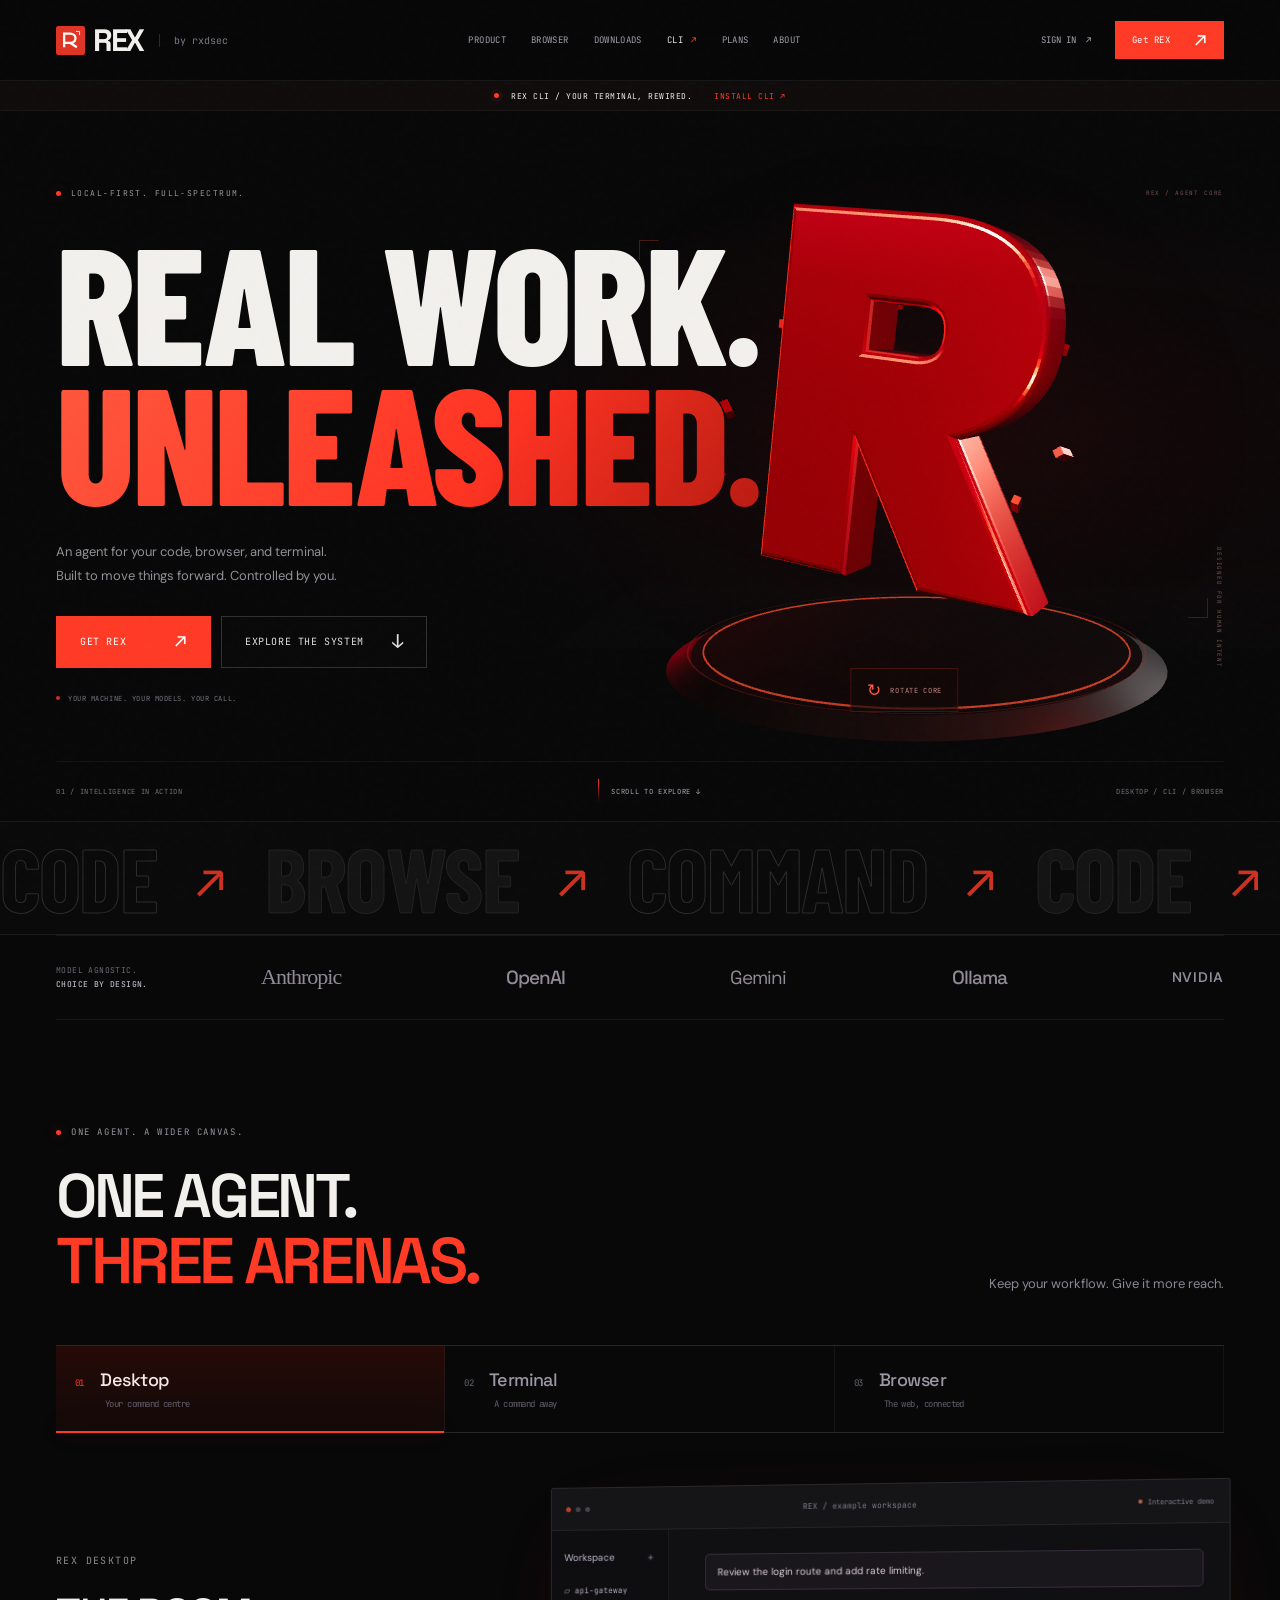
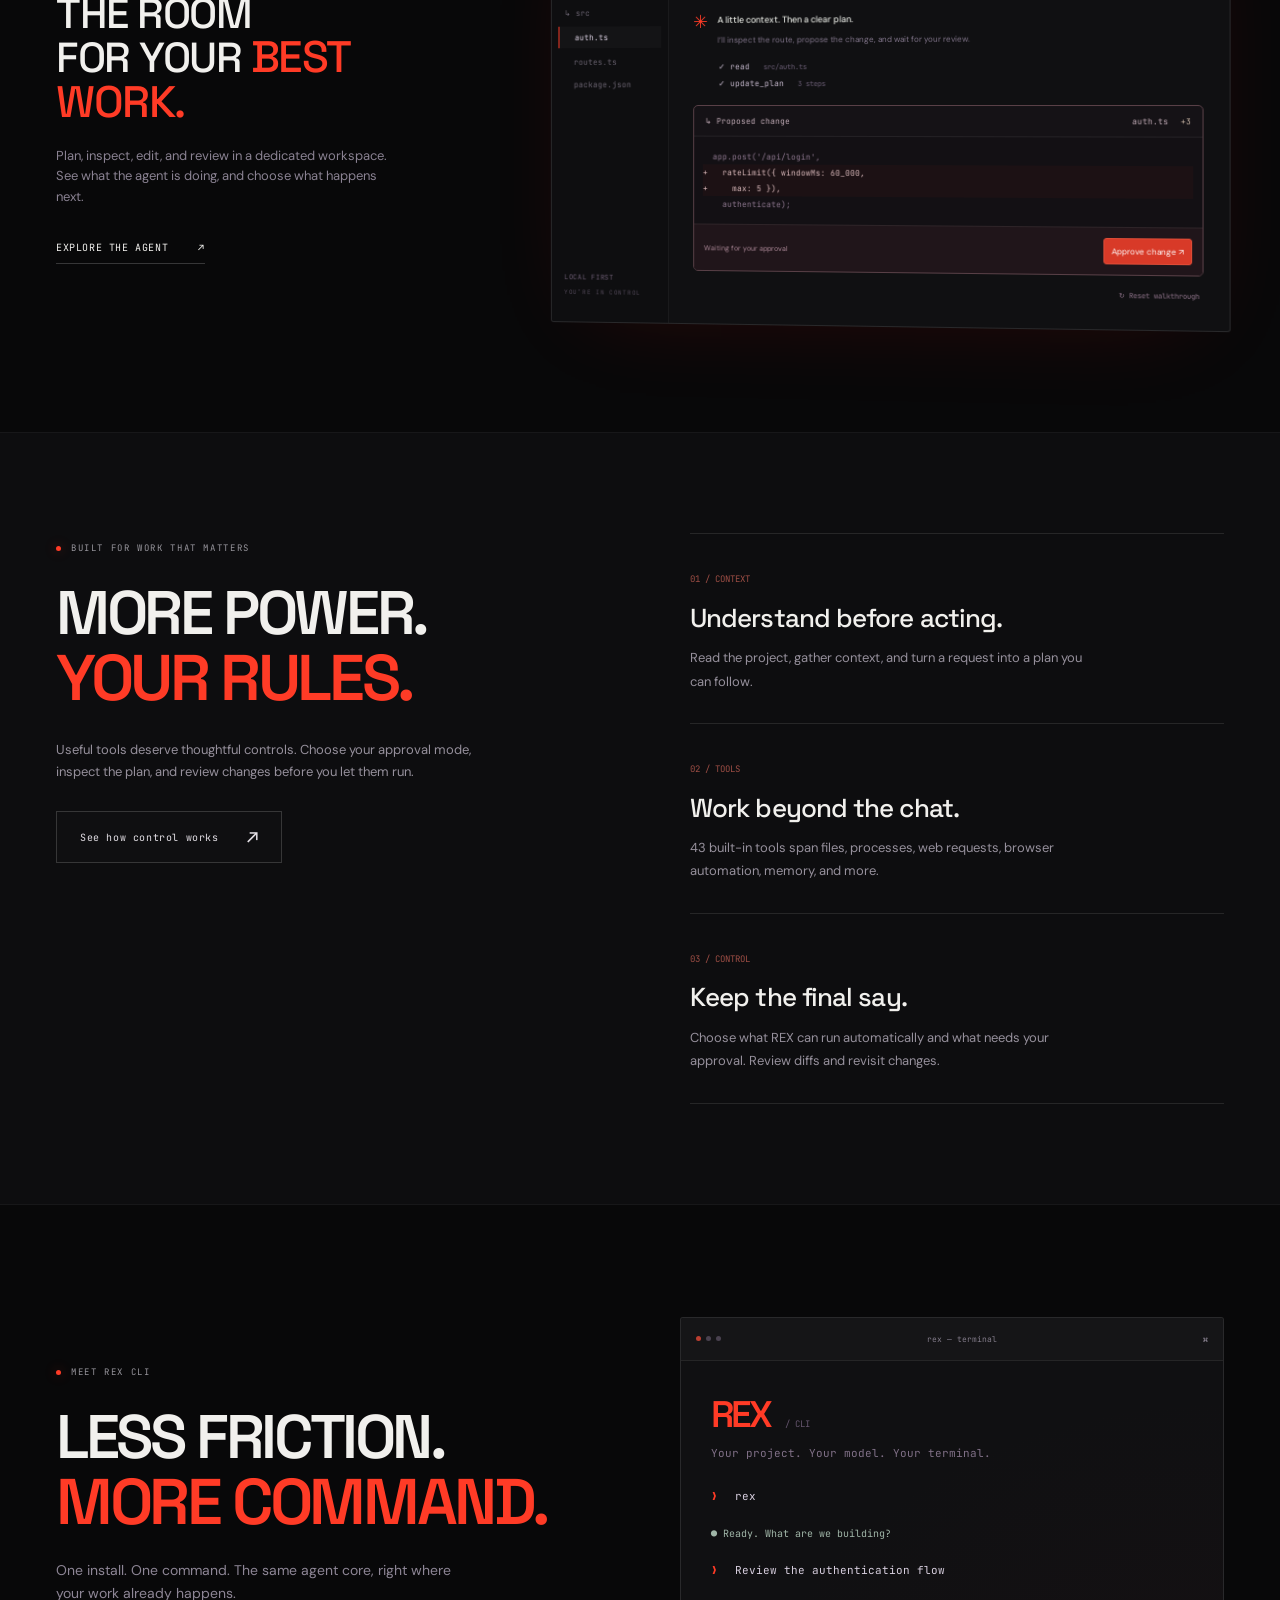
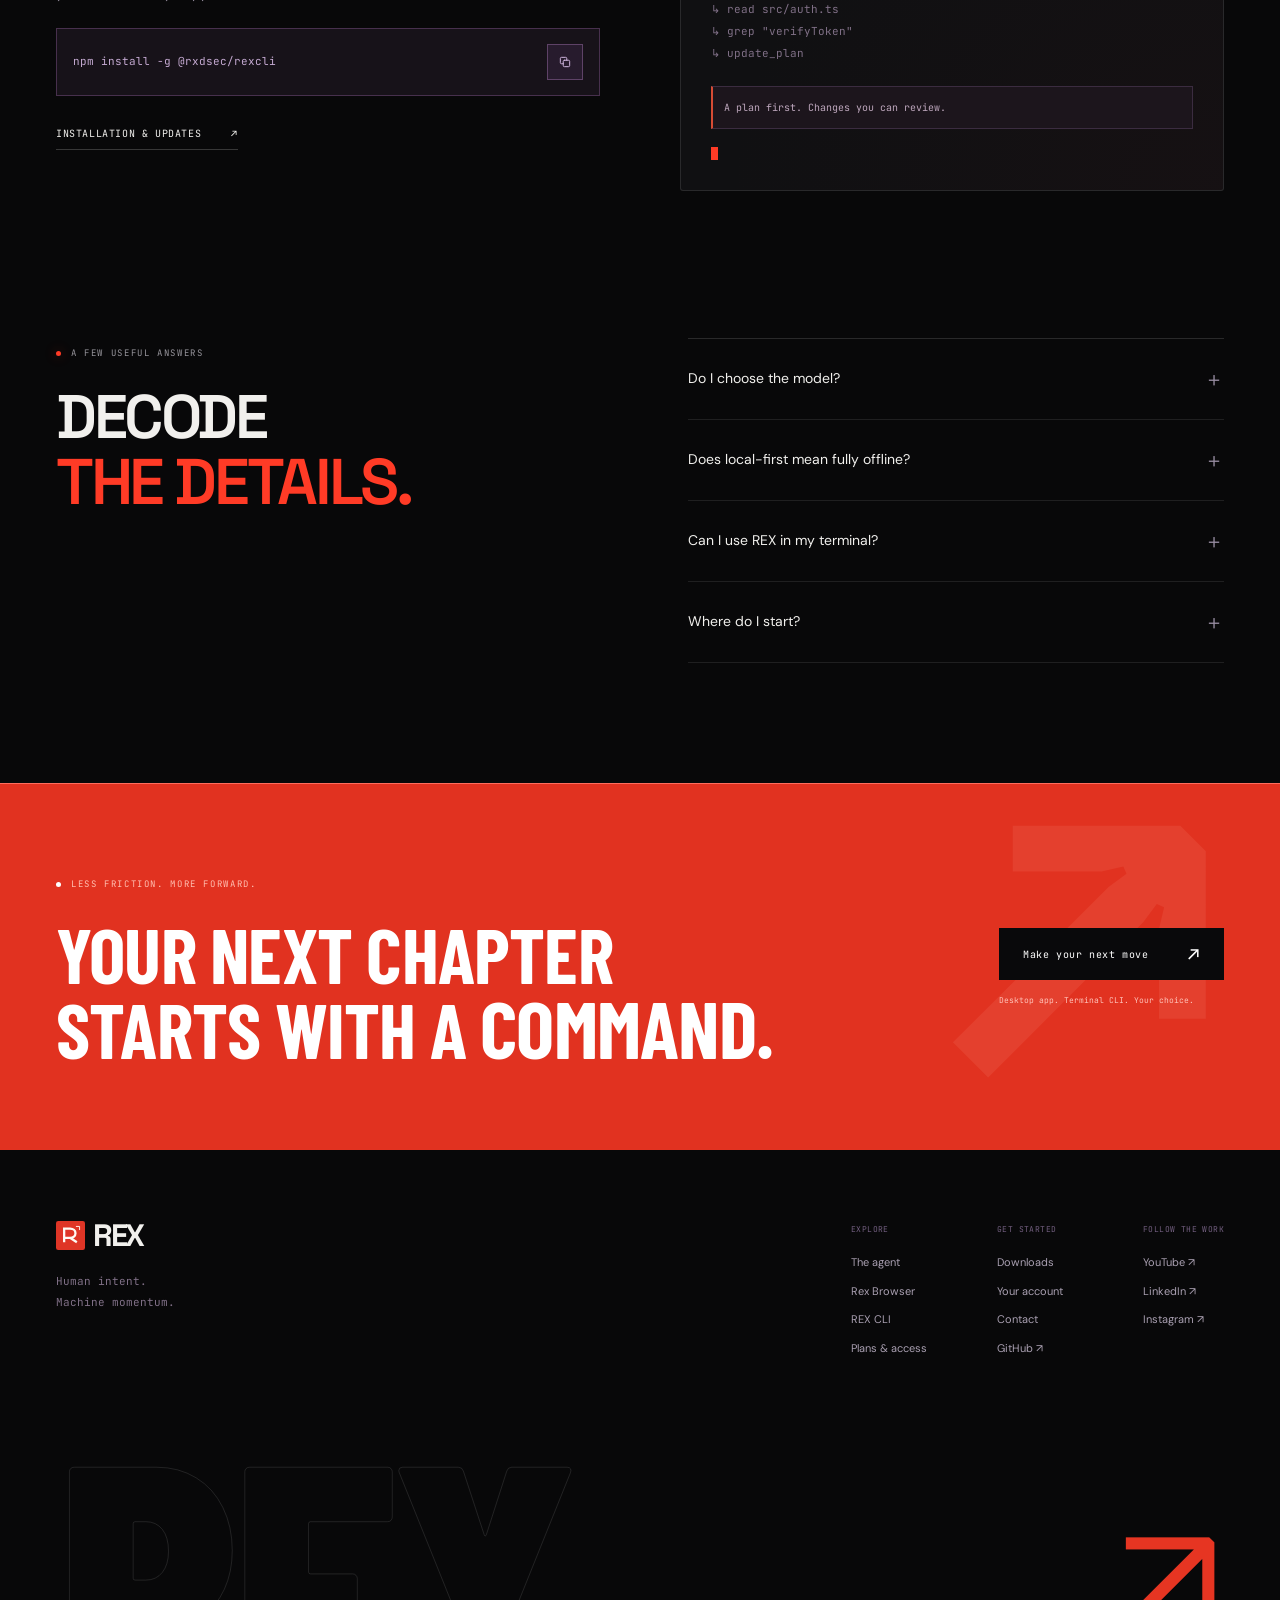
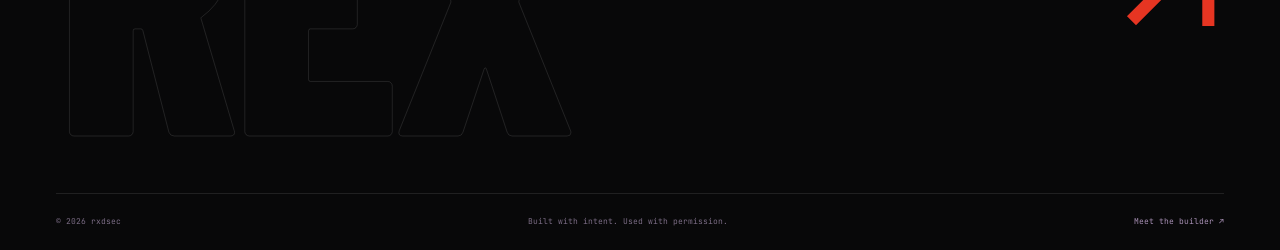
<file: index.html>
<!doctype html><html lang="en"><head><meta charset="utf-8"><meta name="viewport" content="width=device-width, initial-scale=1"><title>REX — Real work. Unleashed.</title><meta name="description" content="REX is a local-first AI agent for code, browser and terminal. Work with real tools, your choice of model, and permissions you control."><meta name="author" content="rxdsec"><meta name="theme-color" content="#070707"><meta property="og:type" content="website"><meta property="og:title" content="REX — Your ideas. In motion."><meta property="og:description" content="REX is a local-first AI agent for code, browser and terminal. Work with real tools, your choice of model, and permissions you control."><meta name="twitter:card" content="summary_large_image"><link rel="icon" href="assets/img/rex-mark-editorial.svg" type="image/svg+xml"><link rel="manifest" href="manifest.webmanifest"><link rel="preconnect" href="https://fonts.googleapis.com"><link rel="preconnect" href="https://fonts.gstatic.com" crossorigin><link href="https://fonts.googleapis.com/css2?family=DM+Sans:wght@400;500;600;700&family=Space+Grotesk:wght@400;500;600;700&family=Barlow+Condensed:wght@600;700;800&family=JetBrains+Mono:wght@400;500&display=swap" rel="stylesheet"><link rel="stylesheet" href="assets/css/studio.css"><link rel="stylesheet" href="assets/css/cinema.css"><script type="importmap">{"imports":{"three":"./assets/vendor/three/three.module.min.js","three/addons/":"./assets/vendor/three/examples/jsm/"}}</script></head><body class="cinematic" data-page="index"><script src="assets/js/icons.js"></script><a class="skip-link" href="#main">Skip to content</a><nav class="site-nav" aria-label="Main navigation"><div class="site-wrap nav-inner"><a class="brand" href="index.html" aria-label="REX home"><img src="assets/img/rex-mark-editorial.svg" alt="" width="29" height="29"><strong>REX</strong><span>by rxdsec</span></a><div class="site-links" id="site-links"><a href="rex.html" >Product</a><a href="rex-browser.html" >Browser</a><a href="downloads.html" >Downloads</a><a href="downloads.html#cli" class="nav-cli-link">CLI <span aria-hidden="true">↗</span></a><a href="pricing.html" >Plans</a><a href="about.html" >About</a></div><div class="nav-actions"><a class="login-link" href="account.html" data-auth-cta><span data-auth-label>Sign in</span><span aria-hidden="true">↗</span></a><a class="button button-small button-dark nav-get" href="downloads.html">Get REX <span aria-hidden="true">↗</span></a><button class="menu-toggle" type="button" aria-label="Open menu" aria-expanded="false" aria-controls="site-links"><span></span><span></span></button></div></div></nav><main id="main">
<div class="announcement"><a href="downloads.html#cli"><span class="live-dot"></span> REX CLI / YOUR TERMINAL, REWIRED. <span>INSTALL CLI ↗</span></a></div>
<header class="cinema-hero"><div class="hero-horizon" aria-hidden="true"></div><div class="site-wrap cinema-hero-grid"><div class="cinema-copy"><span class="kicker"><i></i> LOCAL-FIRST. FULL-SPECTRUM.</span><h1>REAL WORK.<br><span>UNLEASHED.</span></h1><p>An agent for your code, browser, and terminal.<br>Built to move things forward. Controlled by you.</p><div class="hero-buttons"><a class="button button-red" href="downloads.html">GET REX <span aria-hidden="true">↗</span></a><a class="button button-outline" href="#interface">EXPLORE THE SYSTEM <span aria-hidden="true">↓</span></a></div><div class="hero-signature"><span class="signal-dot"></span> YOUR MACHINE. YOUR MODELS. YOUR CALL.</div></div><div class="core-visual core-home" data-core-visual="home" ><div class="core-grid" aria-hidden="true"></div><img class="core-fallback" src="assets/img/rex-core-fallback.svg" alt="" aria-hidden="true"><canvas class="core-canvas" aria-hidden="true"></canvas><div class="core-reticle reticle-a" aria-hidden="true"></div><div class="core-reticle reticle-b" aria-hidden="true"></div><span class="core-coord coord-top">REX / AGENT CORE</span><span class="core-coord coord-bottom">DESIGNED FOR HUMAN INTENT</span><button class="core-interact" type="button" data-rotate-core aria-label="Rotate the 3D REX sculpture"><span>↻</span> ROTATE CORE</button></div></div><div class="hero-bottom site-wrap"><span>01 / INTELLIGENCE IN ACTION</span><a href="#interface"><i></i> SCROLL TO EXPLORE ↓</a><span>DESKTOP / CLI / BROWSER</span></div></header><div class="kinetic-strip" aria-label="Code, browse, command"><div aria-hidden="true"><span>CODE</span><b>↗</b><span>BROWSE</span><b>↗</b><span>COMMAND</span><b>↗</b><span>CODE</span><b>↗</b><span>BROWSE</span><b>↗</b><span>COMMAND</span><b>↗</b></div></div>
<section class="provider-strip site-wrap" aria-label="Supported model providers"><p>MODEL AGNOSTIC.<br><b>CHOICE BY DESIGN.</b></p><div><span>Anthropic</span><span class="provider-openai">OpenAI</span><span>Gemini</span><span>Ollama</span><span>NVIDIA</span></div></section>
<section class="editorial-section site-wrap" id="interface"><div class="section-heading"><span class="kicker"><i></i>One agent. A wider canvas.</span><h2 data-reveal>ONE AGENT.<br><em>THREE ARENAS.</em></h2><p>Keep your workflow. Give it more reach.</p></div><div class="product-selector" role="tablist" aria-label="Explore REX"><button type="button" role="tab" aria-selected="true" aria-controls="product-desktop" id="tab-desktop" data-product="desktop"><span>01</span> Desktop <small>Your command centre</small></button><button type="button" role="tab" aria-selected="false" aria-controls="product-terminal" id="tab-terminal" data-product="terminal" tabindex="-1"><span>02</span> Terminal <small>A command away</small></button><button type="button" role="tab" aria-selected="false" aria-controls="product-browser" id="tab-browser" data-product="browser" tabindex="-1"><span>03</span> Browser <small>The web, connected</small></button></div><div class="product-stage"><div id="product-desktop" class="product-panel" role="tabpanel" aria-labelledby="tab-desktop"><div><span class="tiny-label">REX DESKTOP</span><h3>The room<br>for your <em>best work.</em></h3><p>Plan, inspect, edit, and review in a dedicated workspace. See what the agent is doing, and choose what happens next.</p><a class="text-link" href="rex.html">Explore the agent <span aria-hidden="true">↗</span></a></div><div class="workspace-window"><div class="window-top"><span class="window-dots"><i></i><i></i><i></i></span><span>REX / example workspace</span><span class="window-live"><i></i> Interactive demo</span></div><div class="workspace-body"><aside class="workspace-sidebar"><b>Workspace <span>＋</span></b><span class="sidebar-project">▱ api-gateway</span><span>↳ src</span><span class="selected-file"> &nbsp; auth.ts</span><span> &nbsp; routes.ts</span><span> &nbsp; package.json</span><div class="sidebar-bottom">LOCAL FIRST<br><small>YOU’RE IN CONTROL</small></div></aside><div class="workspace-main"><div class="demo-user">Review the login route and add rate limiting.</div><div class="demo-response"><span class="agent-symbol">✳</span><div><b>A little context. Then a clear plan.</b><p>I’ll inspect the route, propose the change, and wait for your review.</p></div></div><div class="demo-tools"><span>✓ read <small>src/auth.ts</small></span><span>✓ update_plan <small>3 steps</small></span></div><div class="change-card"><div class="change-heading"><span>↳ Proposed change</span><span>auth.ts <b>+3</b></span></div><code><span class="code-muted">  app.post('/api/login',</span><span class="code-add">+ &nbsp; rateLimit({ windowMs: 60_000,</span><span class="code-add">+ &nbsp; &nbsp; max: 5 }),</span><span class="code-muted">  &nbsp; authenticate);</span></code><div class="change-footer"><span data-demo-status>Waiting for your approval</span><button type="button" data-demo-approve>Approve change ↗</button></div></div><button class="demo-reset" type="button" data-demo-reset>↻ Reset walkthrough</button></div></div></div></div><div id="product-terminal" class="product-panel" role="tabpanel" aria-labelledby="tab-terminal" hidden><div><span class="tiny-label">REX CLI</span><h3>Less switching.<br><em>More doing.</em></h3><p>The REX agent inside the terminal you already use. Live steering, editable queues, real tools, and update controls.</p><a class="text-link" href="downloads.html#cli">Install the CLI <span aria-hidden="true">↗</span></a></div><div class="terminal-screen"><div class="window-top"><span class="window-dots"><i></i><i></i><i></i></span><span>rex — terminal</span><span>⌘</span></div><div class="terminal-content"><span class="terminal-brand">REX<span> / CLI</span></span><p class="muted-code">Your project. Your model. Your terminal.</p><div class="terminal-line"><span>❯</span> rex</div><p class="code-green">● Ready. What are we building?</p><div class="terminal-line"><span>❯</span> Review the authentication flow</div><p class="muted-code">↳ read src/auth.ts<br>↳ grep "verifyToken"<br>↳ update_plan</p><div class="terminal-note">A plan first. Changes you can review.</div><span class="terminal-cursor" aria-hidden="true"></span></div></div></div><div id="product-browser" class="product-panel" role="tabpanel" aria-labelledby="tab-browser" hidden><div><span class="tiny-label">REX BROWSER</span><h3>Follow your<br><em>curiosity.</em></h3><p>An agent alongside the page. Read, research, navigate, and act with context from the web.</p><a class="text-link" href="rex-browser.html">Meet Rex Browser <span aria-hidden="true">↗</span></a></div><div class="browser-screen"><div class="window-top"><span class="window-dots"><i></i><i></i><i></i></span><span class="address-bar">⌕ &nbsp; Your workspace on the web</span><span>＋</span></div><div class="browser-body"><div class="browser-document"><span class="tiny-label">EXAMPLE PAGE</span><h3>Research.<br>Without the<br><em>tab overload.</em></h3><div class="article-line"></div><div class="article-line short"></div><div class="document-block"><span>01</span> Read the page<br><span>02</span> Follow the details<br><span>03</span> Bring it together</div></div><aside class="browser-agent"><b><svg class="icon" width="19" height="19" aria-hidden="true"><use href="#i-sparkle"/></svg> REX</b><p>Find the key points on this page.</p><div class="browser-tool">✓ browser_snapshot</div><div class="browser-tool">✓ web_fetch</div><p class="agent-answer">Here’s the useful part.<br><small>Context from the page, tools for the next step.</small></p><span class="browser-input">Ask REX… &nbsp; ↑</span></aside></div></div></div></div></section>
<section class="intent-section" id="safety"><div class="site-wrap intent-grid"><div><span class="kicker"><i></i>Built for work that matters</span><h2 data-reveal>MORE POWER.<br><em>YOUR RULES.</em></h2><p class="large-copy">Useful tools deserve thoughtful controls. Choose your approval mode, inspect the plan, and review changes before you let them run.</p><a class="button button-outline" href="rex.html#control">See how control works<span aria-hidden="true">↗</span></a></div><div class="principle-list"><article data-reveal><span>01 / CONTEXT</span><h3>Understand before acting.</h3><p>Read the project, gather context, and turn a request into a plan you can follow.</p></article><article data-reveal><span>02 / TOOLS</span><h3>Work beyond the chat.</h3><p>43 built-in tools span files, processes, web requests, browser automation, memory, and more.</p></article><article data-reveal><span>03 / CONTROL</span><h3>Keep the final say.</h3><p>Choose what REX can run automatically and what needs your approval. Review diffs and revisit changes.</p></article></div></div></section>
<section class="terminal-section site-wrap" id="terminal"><div class="terminal-intro"><span class="kicker"><i></i>Meet REX CLI</span><h2 data-reveal>LESS FRICTION.<br><em>MORE COMMAND.</em></h2><p>One install. One command. The same agent core, right where your work already happens.</p><div class="install-command"><code>npm install -g @rxdsec/rexcli</code><button type="button" data-copy-command="npm install -g @rxdsec/rexcli" aria-label="Copy CLI install command"><svg class="icon" width="19" height="19" aria-hidden="true"><use href="#i-copy"/></svg></button></div><a class="text-link" href="downloads.html#cli">Installation & updates <span aria-hidden="true">↗</span></a></div><div class="terminal-screen"><div class="window-top"><span class="window-dots"><i></i><i></i><i></i></span><span>rex — terminal</span><span>⌘</span></div><div class="terminal-content"><span class="terminal-brand">REX<span> / CLI</span></span><p class="muted-code">Your project. Your model. Your terminal.</p><div class="terminal-line"><span>❯</span> rex</div><p class="code-green">● Ready. What are we building?</p><div class="terminal-line"><span>❯</span> Review the authentication flow</div><p class="muted-code">↳ read src/auth.ts<br>↳ grep "verifyToken"<br>↳ update_plan</p><div class="terminal-note">A plan first. Changes you can review.</div><span class="terminal-cursor" aria-hidden="true"></span></div></div></section>
<section class="faq-section site-wrap"><div><span class="kicker"><i></i>A few useful answers</span><h2>DECODE<br><em>THE DETAILS.</em></h2></div><div class="faq-list"><details><summary>Do I choose the model?<span>＋</span></summary><p>Yes. REX supports cloud providers, local runtimes such as Ollama, and custom OpenAI-compatible endpoints. Configure your provider in the agent.</p></details><details><summary>Does local-first mean fully offline?<span>＋</span></summary><p>Your workspace and execution live on your machine. Cloud models and web tools still need a network connection. Local models can keep inference on your own hardware.</p></details><details><summary>Can I use REX in my terminal?<span>＋</span></summary><p>Yes. Install <code>@rxdsec/rexcli</code> globally with npm and start it with <code>rex</code>. The CLI includes browser tools, queue controls, and automatic updates from version 0.3.11.</p></details><details><summary>Where do I start?<span>＋</span></summary><p>Visit Downloads for the desktop builds or the CLI install command, then connect your model provider. Account access and plan details are explained on the Plans page.</p></details></div></section><section class="closing"><div class="site-wrap closing-inner"><div><span class="kicker"><i></i>Less friction. More forward.</span><h2>Your next chapter<br>starts with a <em>command.</em></h2></div><div><a class="button button-light" href="downloads.html">Make your next move<span aria-hidden="true">↗</span></a><p>Desktop app. Terminal CLI. Your choice.</p></div></div></section></main><footer class="site-footer"><div class="site-wrap"><div class="footer-top"><div><a class="brand" href="index.html"><img src="assets/img/rex-mark-editorial.svg" alt="" width="29" height="29"><strong>REX</strong></a><p>Human intent.<br>Machine momentum.</p></div><div class="footer-links"><div><h3>Explore</h3><a href="rex.html">The agent</a><a href="rex-browser.html">Rex Browser</a><a href="downloads.html#cli">REX CLI</a><a href="pricing.html">Plans & access</a></div><div><h3>Get started</h3><a href="downloads.html">Downloads</a><a href="account.html">Your account</a><a href="about.html#contact">Contact</a><a href="https://github.com/rxdsec634" target="_blank" rel="noopener">GitHub ↗</a></div><div><h3>Follow the work</h3><a href="https://www.youtube.com/@RXDSEC" target="_blank" rel="noopener">YouTube ↗</a><a href="https://www.linkedin.com/in/redweb-sec-2a4077240/" target="_blank" rel="noopener">LinkedIn ↗</a><a href="https://www.instagram.com/rxdsec/" target="_blank" rel="noopener">Instagram ↗</a></div></div></div><div class="footer-word" aria-hidden="true">REX<span>↗</span></div><div class="footer-bottom"><span>© <span data-year>2026</span> rxdsec</span><span>Built with intent. Used with permission.</span><a href="about.html">Meet the builder <span aria-hidden="true">↗</span></a></div></div></footer><script src="assets/js/studio.js"></script><script src="assets/js/supabase.js"></script><script src="assets/js/nav-auth.js"></script><script type="module" src="assets/js/cinema-core.js"></script><script src="assets/js/cinema-motion.js"></script></body></html>
</file>
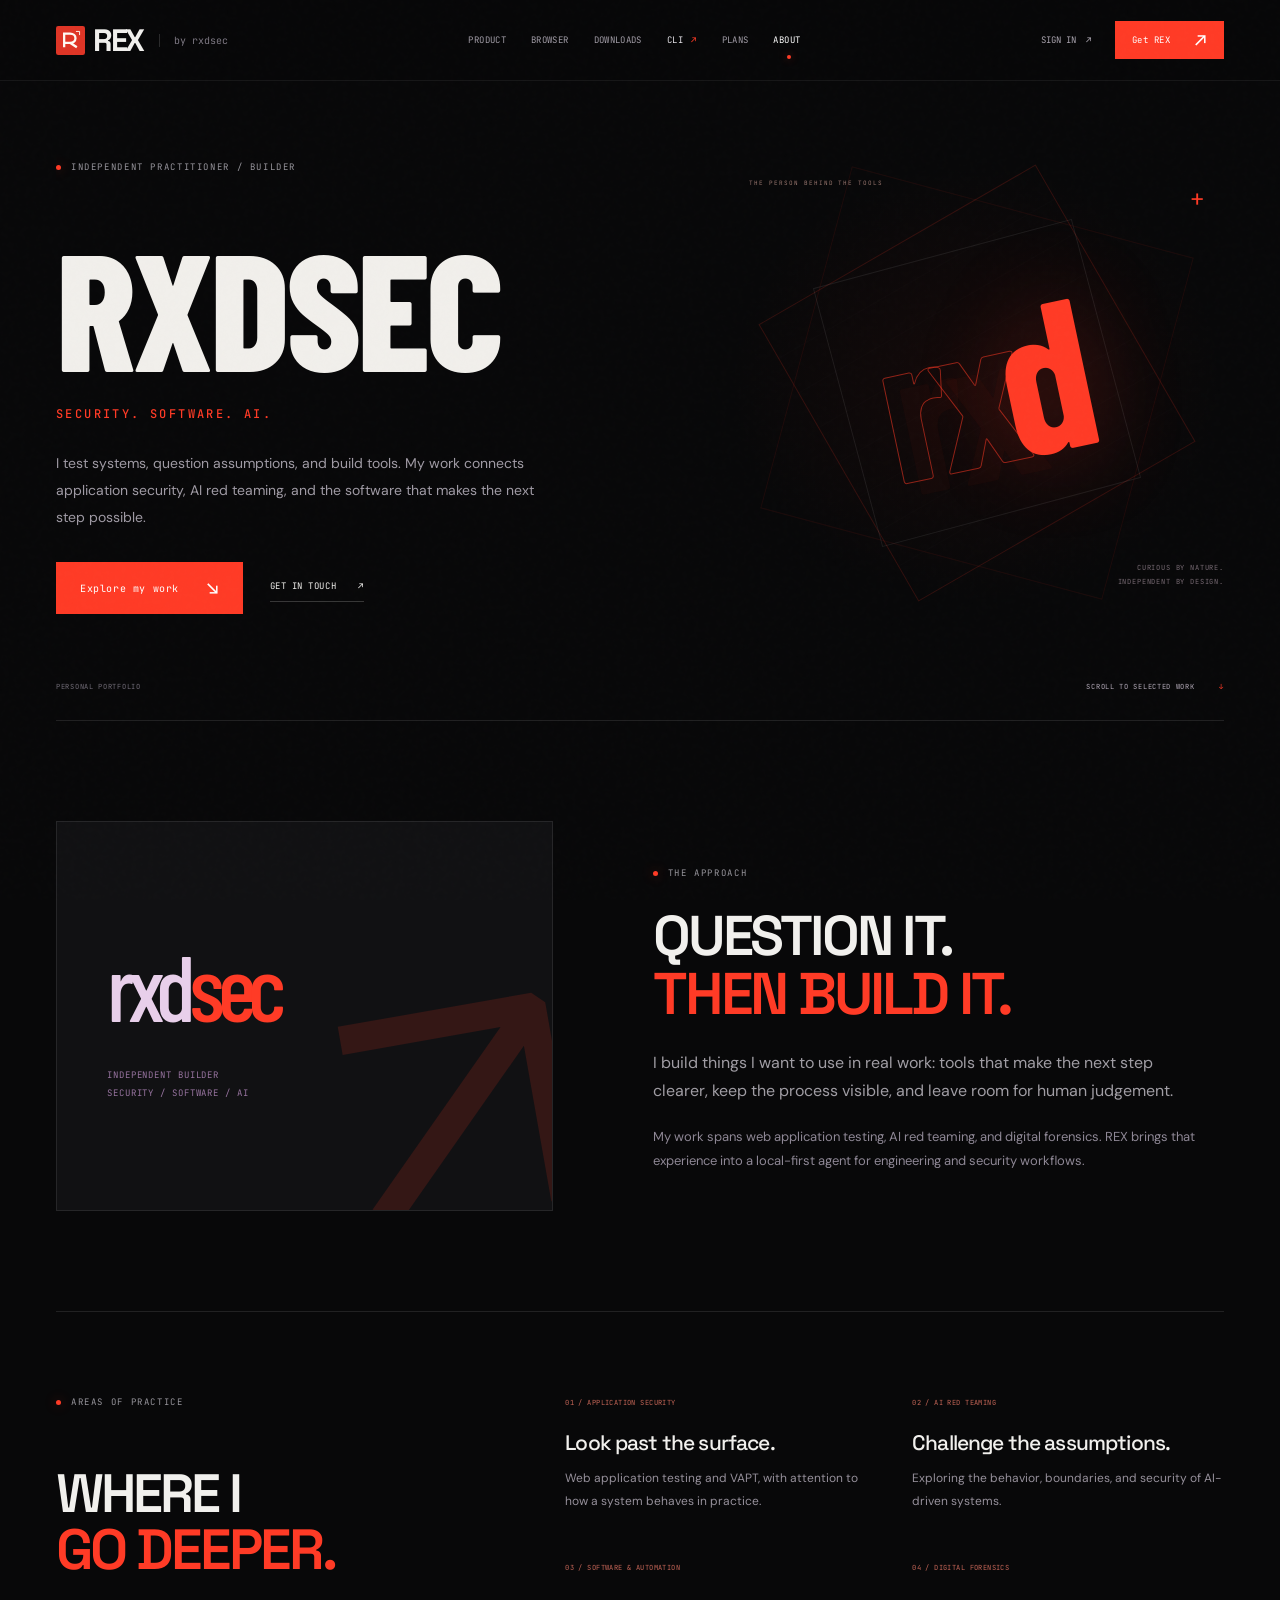
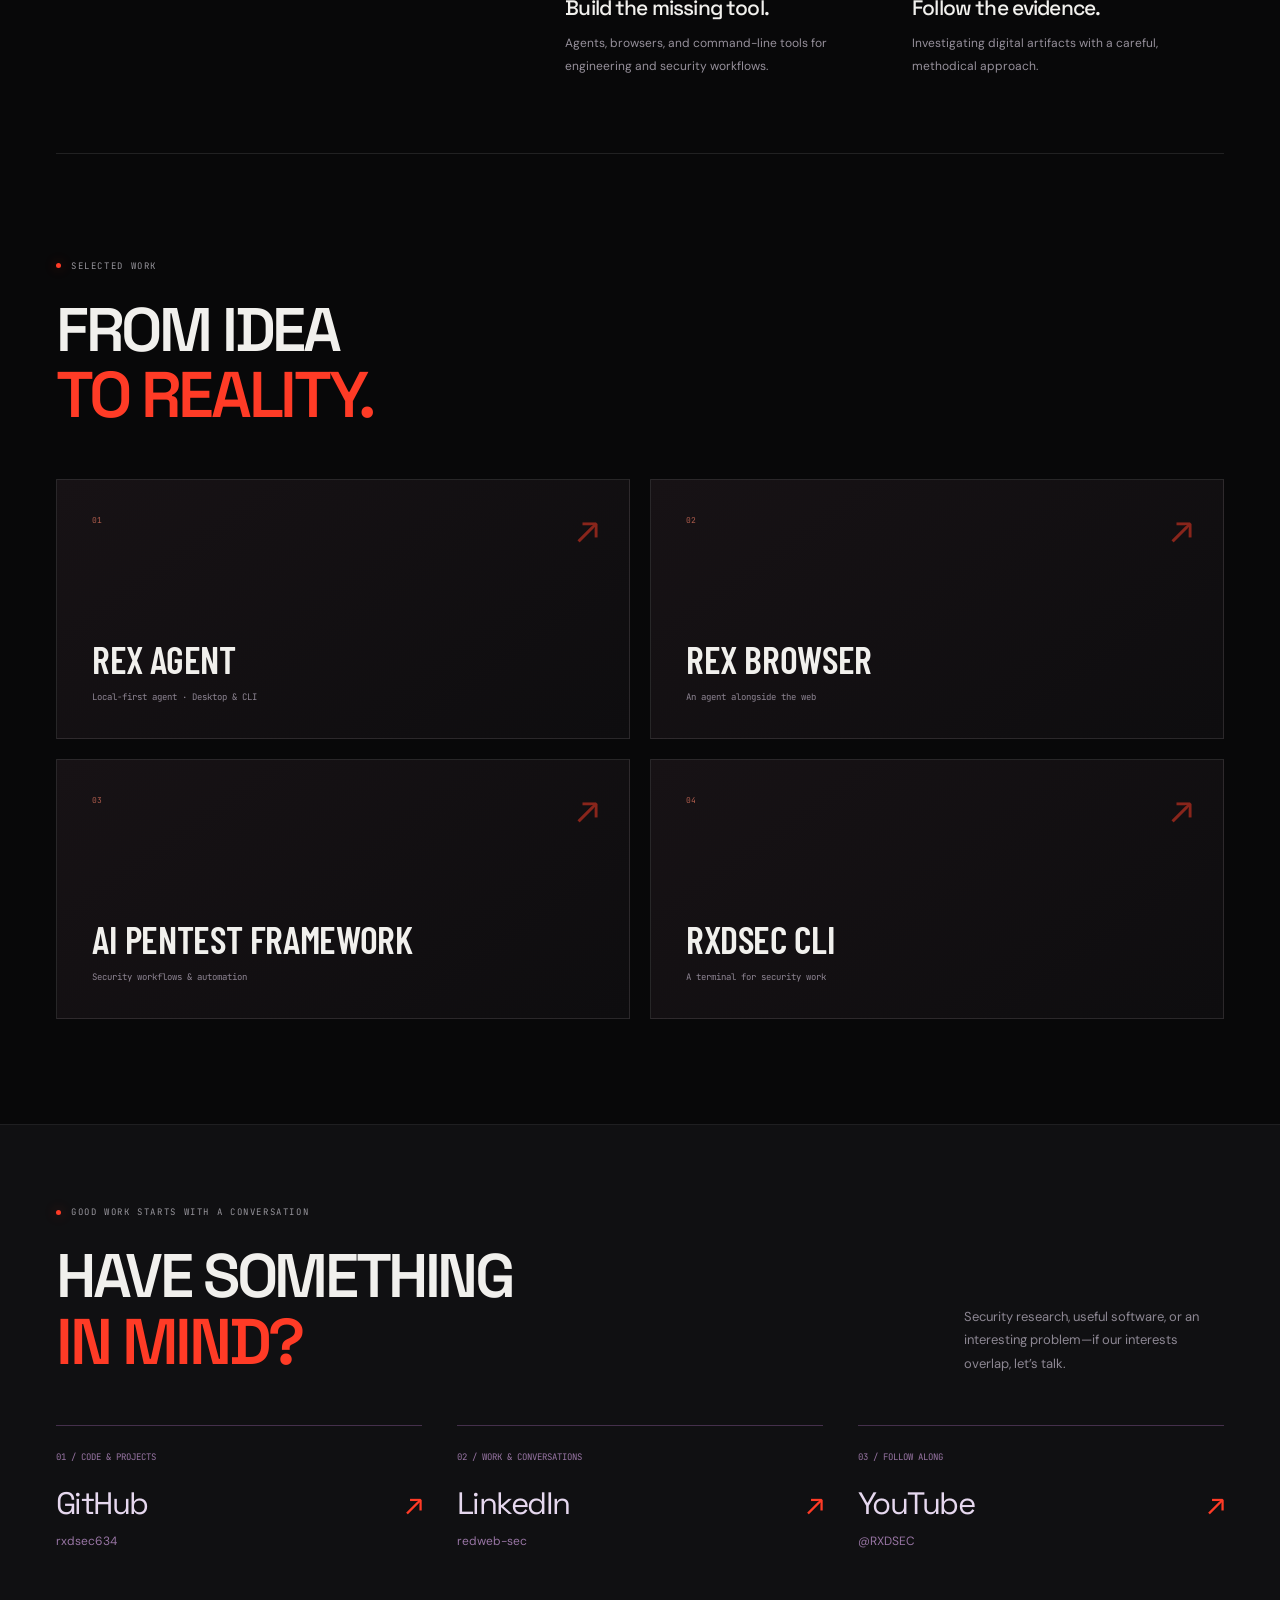
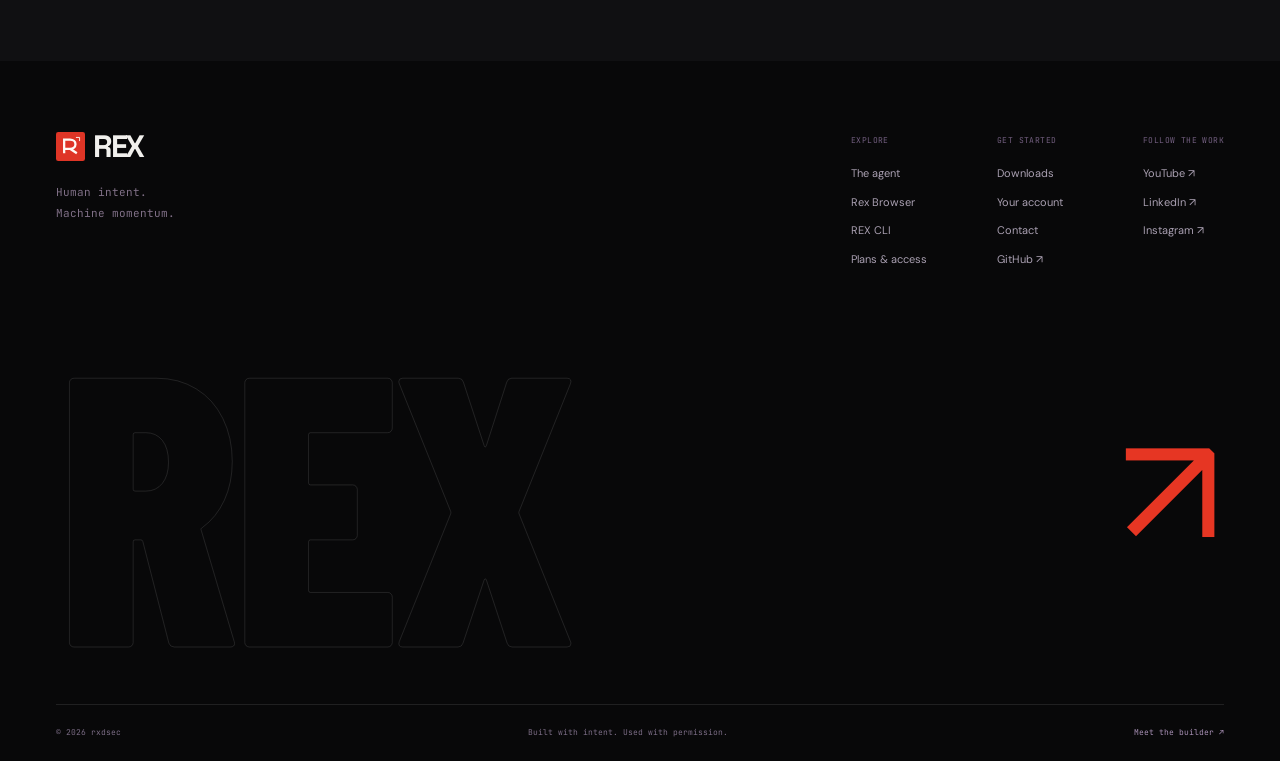
<file: about.html>
<!doctype html><html lang="en"><head><meta charset="utf-8"><meta name="viewport" content="width=device-width, initial-scale=1"><title>rxdsec — Security & software portfolio</title><meta name="description" content="Meet rxdsec, the cybersecurity practitioner building REX, Rex Browser and tools for more intentional engineering and security workflows."><meta name="author" content="rxdsec"><meta name="theme-color" content="#070707"><meta property="og:type" content="website"><meta property="og:title" content="rxdsec — Security & software portfolio"><meta property="og:description" content="Meet rxdsec, the cybersecurity practitioner building REX, Rex Browser and tools for more intentional engineering and security workflows."><meta name="twitter:card" content="summary_large_image"><link rel="icon" href="assets/img/rex-mark-editorial.svg" type="image/svg+xml"><link rel="manifest" href="manifest.webmanifest"><link rel="preconnect" href="https://fonts.googleapis.com"><link rel="preconnect" href="https://fonts.gstatic.com" crossorigin><link href="https://fonts.googleapis.com/css2?family=DM+Sans:wght@400;500;600;700&family=Space+Grotesk:wght@400;500;600;700&family=Barlow+Condensed:wght@600;700;800&family=JetBrains+Mono:wght@400;500&display=swap" rel="stylesheet"><link rel="stylesheet" href="assets/css/studio.css"><link rel="stylesheet" href="assets/css/cinema.css"><link rel="stylesheet" href="assets/css/portfolio.css"><script type="importmap">{"imports":{"three":"./assets/vendor/three/three.module.min.js","three/addons/":"./assets/vendor/three/examples/jsm/"}}</script></head><body class="cinematic portfolio-page" data-page="about"><script src="assets/js/icons.js"></script><a class="skip-link" href="#main">Skip to content</a><nav class="site-nav" aria-label="Main navigation"><div class="site-wrap nav-inner"><a class="brand" href="index.html" aria-label="REX home"><img src="assets/img/rex-mark-editorial.svg" alt="" width="29" height="29"><strong>REX</strong><span>by rxdsec</span></a><div class="site-links" id="site-links"><a href="rex.html" >Product</a><a href="rex-browser.html" >Browser</a><a href="downloads.html" >Downloads</a><a href="downloads.html#cli" class="nav-cli-link">CLI <span aria-hidden="true">↗</span></a><a href="pricing.html" >Plans</a><a href="about.html" aria-current="page">About</a></div><div class="nav-actions"><a class="login-link" href="account.html" data-auth-cta><span data-auth-label>Sign in</span><span aria-hidden="true">↗</span></a><a class="button button-small button-dark nav-get" href="downloads.html">Get REX <span aria-hidden="true">↗</span></a><button class="menu-toggle" type="button" aria-label="Open menu" aria-expanded="false" aria-controls="site-links"><span></span><span></span></button></div></div></nav><main id="main">
<header class="portfolio-hero site-wrap">
  <div class="portfolio-intro"><span class="kicker"><i></i>INDEPENDENT PRACTITIONER / BUILDER</span><h1>RXDSEC<span>SECURITY. SOFTWARE. AI.</span></h1><p class="large-copy">I test systems, question assumptions, and build tools. My work connects application security, AI red teaming, and the software that makes the next step possible.</p><div class="hero-buttons"><a class="button button-red" href="#selected-work">Explore my work <span aria-hidden="true">↘</span></a><a class="text-link" href="#contact">Get in touch <span aria-hidden="true">↗</span></a></div></div>
  <div class="identity-art" aria-hidden="true"><div class="identity-orbit"></div><span class="identity-caption">THE PERSON BEHIND THE TOOLS</span><div class="identity-monogram">rx<span>d</span></div><span class="identity-baseline">CURIOUS BY NATURE.<br>INDEPENDENT BY DESIGN.</span><span class="identity-cross">+</span></div>
  <div class="portfolio-hero-foot"><span>PERSONAL PORTFOLIO</span><a href="#selected-work">SCROLL TO SELECTED WORK <span aria-hidden="true">↓</span></a></div>
</header>
<section class="about-manifesto site-wrap"><div class="builder-mark" aria-hidden="true"><span>rxd<span>sec</span></span><div>INDEPENDENT BUILDER<br>SECURITY / SOFTWARE / AI</div><b>↗</b></div><div data-reveal><span class="kicker"><i></i>THE APPROACH</span><h2>QUESTION IT.<br><em>THEN BUILD IT.</em></h2><p class="large-copy">I build things I want to use in real work: tools that make the next step clearer, keep the process visible, and leave room for human judgement.</p><p>My work spans web application testing, AI red teaming, and digital forensics. REX brings that experience into a local-first agent for engineering and security workflows.</p></div></section>
<section class="portfolio-expertise site-wrap" aria-labelledby="expertise-title"><div><span class="kicker"><i></i>AREAS OF PRACTICE</span><h2 id="expertise-title">WHERE I<br><em>GO DEEPER.</em></h2></div><div class="expertise-grid"><article><span>01 / APPLICATION SECURITY</span><h3>Look past the surface.</h3><p>Web application testing and VAPT, with attention to how a system behaves in practice.</p></article><article><span>02 / AI RED TEAMING</span><h3>Challenge the assumptions.</h3><p>Exploring the behavior, boundaries, and security of AI-driven systems.</p></article><article><span>03 / SOFTWARE & AUTOMATION</span><h3>Build the missing tool.</h3><p>Agents, browsers, and command-line tools for engineering and security workflows.</p></article><article><span>04 / DIGITAL FORENSICS</span><h3>Follow the evidence.</h3><p>Investigating digital artifacts with a careful, methodical approach.</p></article></div></section>
<section class="editorial-section site-wrap portfolio-work" id="selected-work"><div class="section-heading"><span class="kicker"><i></i>Selected work</span><h2>FROM IDEA<br><em>TO REALITY.</em></h2></div><div class="work-list"><a href="rex.html"  data-reveal><span>01</span><h3>REX Agent</h3><p>Local-first agent · Desktop & CLI</p><span aria-hidden="true">↗</span></a><a href="rex-browser.html"  data-reveal><span>02</span><h3>Rex Browser</h3><p>An agent alongside the web</p><span aria-hidden="true">↗</span></a><a href="https://github.com/rxdsec634/AiPentestFramework" target="_blank" rel="noopener" data-reveal><span>03</span><h3>AI Pentest Framework</h3><p>Security workflows & automation</p><span aria-hidden="true">↗</span></a><a href="https://github.com/rxdsec634/RXDSEC-CLI" target="_blank" rel="noopener" data-reveal><span>04</span><h3>RXDSEC CLI</h3><p>A terminal for security work</p><span aria-hidden="true">↗</span></a></div></section>
<section class="contact-section" id="contact"><div class="site-wrap"><div class="section-heading"><span class="kicker"><i></i>Good work starts with a conversation</span><h2>Have something<br><em>in mind?</em></h2><p>Security research, useful software, or an interesting problem—if our interests overlap, let’s talk.</p></div><div class="contact-links"><a href="https://github.com/rxdsec634" target="_blank" rel="noopener"><span>01 / CODE & PROJECTS</span><strong>GitHub <span aria-hidden="true">↗</span></strong><small>rxdsec634</small></a><a href="https://www.linkedin.com/in/redweb-sec-2a4077240/" target="_blank" rel="noopener"><span>02 / WORK & CONVERSATIONS</span><strong>LinkedIn <span aria-hidden="true">↗</span></strong><small>redweb-sec</small></a><a href="https://www.youtube.com/@RXDSEC" target="_blank" rel="noopener"><span>03 / FOLLOW ALONG</span><strong>YouTube <span aria-hidden="true">↗</span></strong><small>@RXDSEC</small></a></div></div></section></main><footer class="site-footer"><div class="site-wrap"><div class="footer-top"><div><a class="brand" href="index.html"><img src="assets/img/rex-mark-editorial.svg" alt="" width="29" height="29"><strong>REX</strong></a><p>Human intent.<br>Machine momentum.</p></div><div class="footer-links"><div><h3>Explore</h3><a href="rex.html">The agent</a><a href="rex-browser.html">Rex Browser</a><a href="downloads.html#cli">REX CLI</a><a href="pricing.html">Plans & access</a></div><div><h3>Get started</h3><a href="downloads.html">Downloads</a><a href="account.html">Your account</a><a href="about.html#contact">Contact</a><a href="https://github.com/rxdsec634" target="_blank" rel="noopener">GitHub ↗</a></div><div><h3>Follow the work</h3><a href="https://www.youtube.com/@RXDSEC" target="_blank" rel="noopener">YouTube ↗</a><a href="https://www.linkedin.com/in/redweb-sec-2a4077240/" target="_blank" rel="noopener">LinkedIn ↗</a><a href="https://www.instagram.com/rxdsec/" target="_blank" rel="noopener">Instagram ↗</a></div></div></div><div class="footer-word" aria-hidden="true">REX<span>↗</span></div><div class="footer-bottom"><span>© <span data-year>2026</span> rxdsec</span><span>Built with intent. Used with permission.</span><a href="about.html">Meet the builder <span aria-hidden="true">↗</span></a></div></div></footer><script src="assets/js/studio.js"></script><script src="assets/js/supabase.js"></script><script src="assets/js/nav-auth.js"></script><script type="module" src="assets/js/cinema-core.js"></script><script src="assets/js/cinema-motion.js"></script></body></html>
</file>
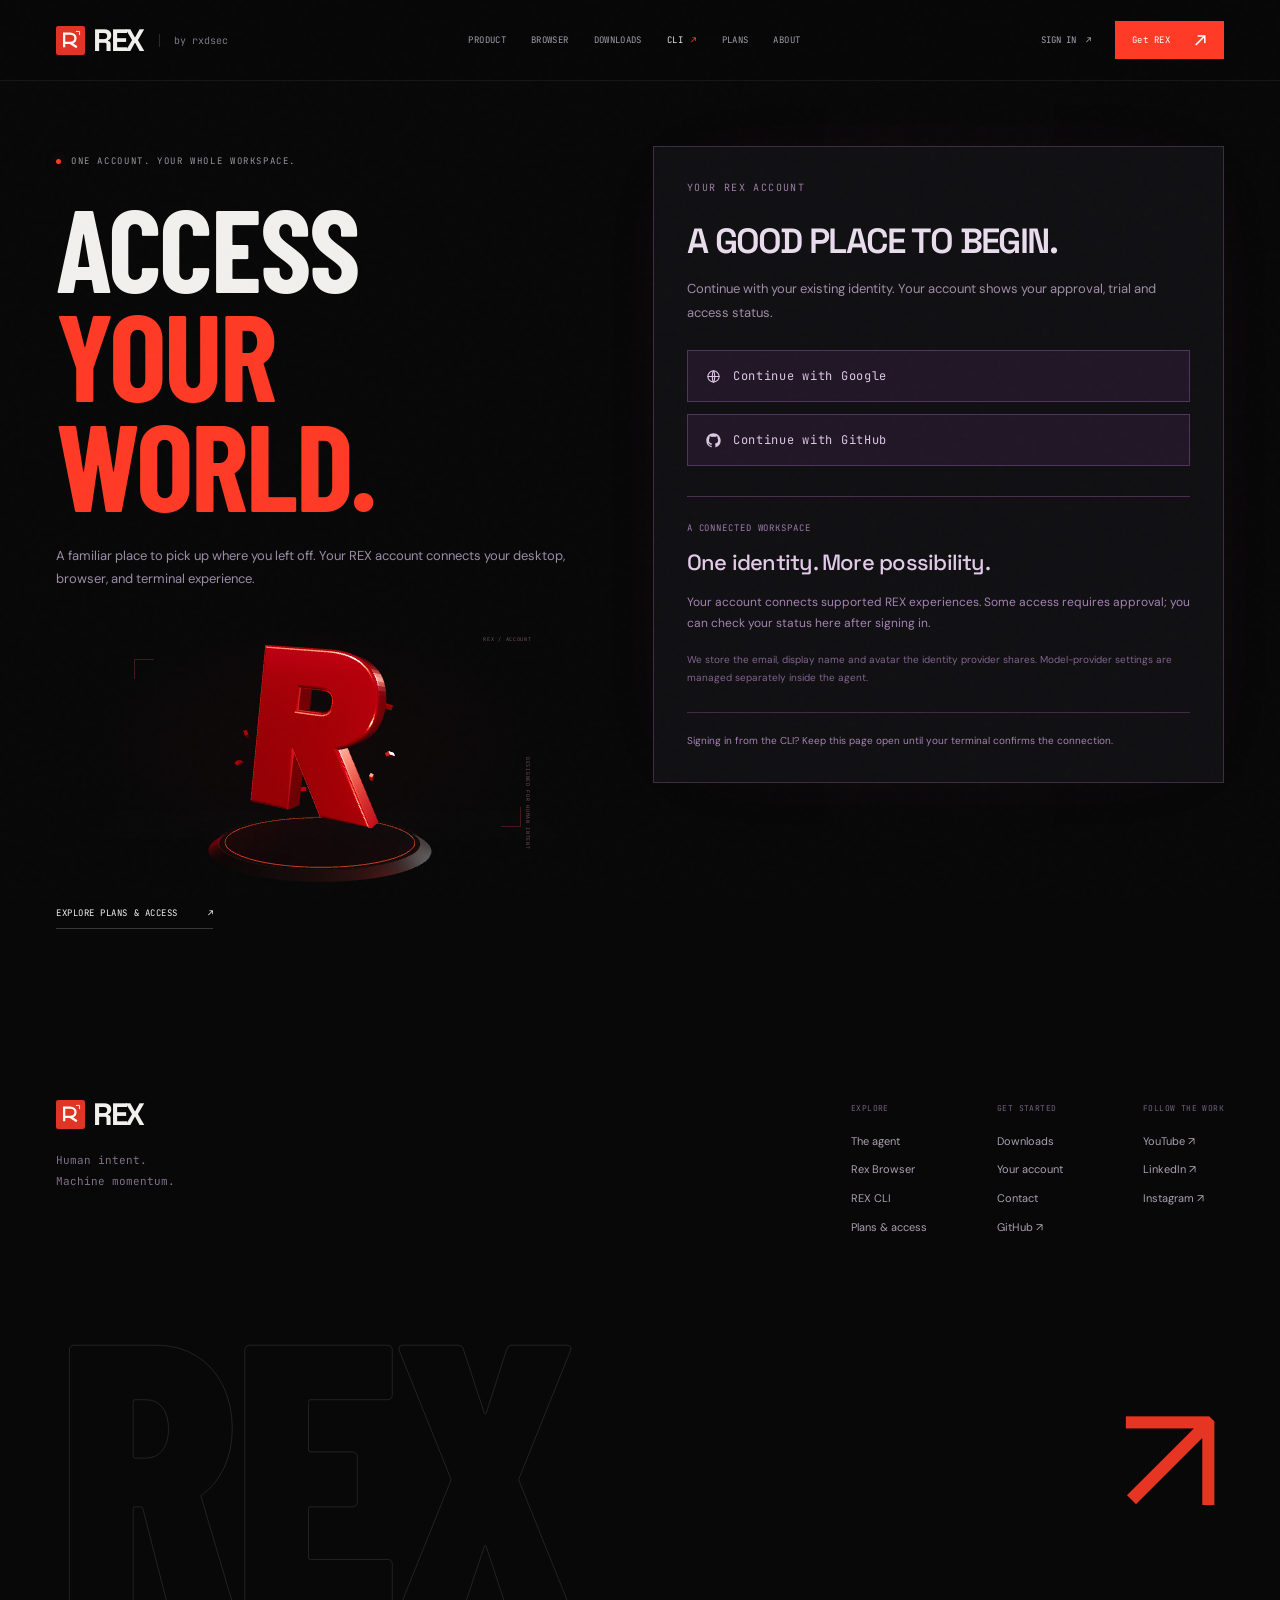
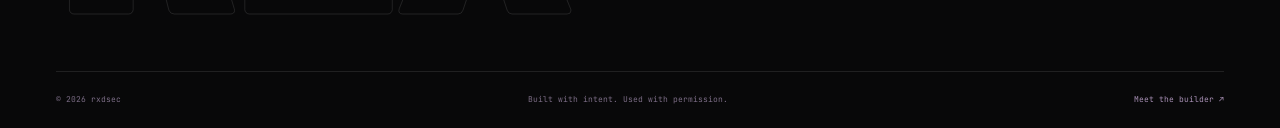
<file: account.html>
<!doctype html><html lang="en"><head><meta charset="utf-8"><meta name="viewport" content="width=device-width, initial-scale=1"><title>Your REX account — A place to begin</title><meta name="description" content="Sign in to your REX account. Connect your identity across the website, desktop agent and terminal CLI."><meta name="author" content="rxdsec"><meta name="theme-color" content="#070707"><meta property="og:type" content="website"><meta property="og:title" content="Your REX account — A place to begin"><meta property="og:description" content="Sign in to your REX account. Connect your identity across the website, desktop agent and terminal CLI."><meta name="twitter:card" content="summary_large_image"><meta name="robots" content="noindex"><link rel="icon" href="assets/img/rex-mark-editorial.svg" type="image/svg+xml"><link rel="manifest" href="manifest.webmanifest"><link rel="preconnect" href="https://fonts.googleapis.com"><link rel="preconnect" href="https://fonts.gstatic.com" crossorigin><link href="https://fonts.googleapis.com/css2?family=DM+Sans:wght@400;500;600;700&family=Space+Grotesk:wght@400;500;600;700&family=Barlow+Condensed:wght@600;700;800&family=JetBrains+Mono:wght@400;500&display=swap" rel="stylesheet"><link rel="stylesheet" href="assets/css/forms.css"><link rel="stylesheet" href="assets/css/studio.css"><link rel="stylesheet" href="assets/css/cinema.css"><script type="importmap">{"imports":{"three":"./assets/vendor/three/three.module.min.js","three/addons/":"./assets/vendor/three/examples/jsm/"}}</script></head><body class="cinematic" data-page="account"><script src="assets/js/icons.js"></script><a class="skip-link" href="#main">Skip to content</a><nav class="site-nav" aria-label="Main navigation"><div class="site-wrap nav-inner"><a class="brand" href="index.html" aria-label="REX home"><img src="assets/img/rex-mark-editorial.svg" alt="" width="29" height="29"><strong>REX</strong><span>by rxdsec</span></a><div class="site-links" id="site-links"><a href="rex.html" >Product</a><a href="rex-browser.html" >Browser</a><a href="downloads.html" >Downloads</a><a href="downloads.html#cli" class="nav-cli-link">CLI <span aria-hidden="true">↗</span></a><a href="pricing.html" >Plans</a><a href="about.html" >About</a></div><div class="nav-actions"><a class="login-link" href="account.html" data-auth-cta><span data-auth-label>Sign in</span><span aria-hidden="true">↗</span></a><a class="button button-small button-dark nav-get" href="downloads.html">Get REX <span aria-hidden="true">↗</span></a><button class="menu-toggle" type="button" aria-label="Open menu" aria-expanded="false" aria-controls="site-links"><span></span><span></span></button></div></div></nav><main id="main">
<section class="account-layout site-wrap"><div class="account-editorial"><span class="kicker"><i></i>One account. Your whole workspace.</span><h1 data-account-title>ACCESS<br><em>YOUR WORLD.</em></h1><p class="large-copy" data-account-lede>A familiar place to pick up where you left off. Your REX account connects your desktop, browser, and terminal experience.</p><div class="core-visual core-account" data-core-visual="account" data-core-static><div class="core-grid" aria-hidden="true"></div><img class="core-fallback" src="assets/img/rex-core-fallback.svg" alt="" aria-hidden="true"><canvas class="core-canvas" aria-hidden="true"></canvas><div class="core-reticle reticle-a" aria-hidden="true"></div><div class="core-reticle reticle-b" aria-hidden="true"></div><span class="core-coord coord-top">REX / ACCOUNT</span><span class="core-coord coord-bottom">DESIGNED FOR HUMAN INTENT</span></div><a class="text-link" href="pricing.html">Explore plans & access <span aria-hidden="true">↗</span></a></div><div class="account-live"><span class="tiny-label">YOUR REX ACCOUNT</span><div id="account"><div class="slot" role="status"><b>Getting things ready…</b><span>Checking your session.</span></div></div><noscript><div class="notice">JavaScript is required for secure browser sign-in and the CLI hand-off.</div></noscript><p class="account-footnote">Signing in from the CLI? Keep this page open until your terminal confirms the connection.</p></div></section></main><footer class="site-footer"><div class="site-wrap"><div class="footer-top"><div><a class="brand" href="index.html"><img src="assets/img/rex-mark-editorial.svg" alt="" width="29" height="29"><strong>REX</strong></a><p>Human intent.<br>Machine momentum.</p></div><div class="footer-links"><div><h3>Explore</h3><a href="rex.html">The agent</a><a href="rex-browser.html">Rex Browser</a><a href="downloads.html#cli">REX CLI</a><a href="pricing.html">Plans & access</a></div><div><h3>Get started</h3><a href="downloads.html">Downloads</a><a href="account.html">Your account</a><a href="about.html#contact">Contact</a><a href="https://github.com/rxdsec634" target="_blank" rel="noopener">GitHub ↗</a></div><div><h3>Follow the work</h3><a href="https://www.youtube.com/@RXDSEC" target="_blank" rel="noopener">YouTube ↗</a><a href="https://www.linkedin.com/in/redweb-sec-2a4077240/" target="_blank" rel="noopener">LinkedIn ↗</a><a href="https://www.instagram.com/rxdsec/" target="_blank" rel="noopener">Instagram ↗</a></div></div></div><div class="footer-word" aria-hidden="true">REX<span>↗</span></div><div class="footer-bottom"><span>© <span data-year>2026</span> rxdsec</span><span>Built with intent. Used with permission.</span><a href="about.html">Meet the builder <span aria-hidden="true">↗</span></a></div></div></footer><script src="assets/js/studio.js"></script><script src="assets/js/supabase.js"></script><script src="assets/js/nav-auth.js"></script><script src="assets/js/account-sb.js"></script><script type="module" src="assets/js/cinema-core.js"></script><script src="assets/js/cinema-motion.js"></script></body></html>
</file>
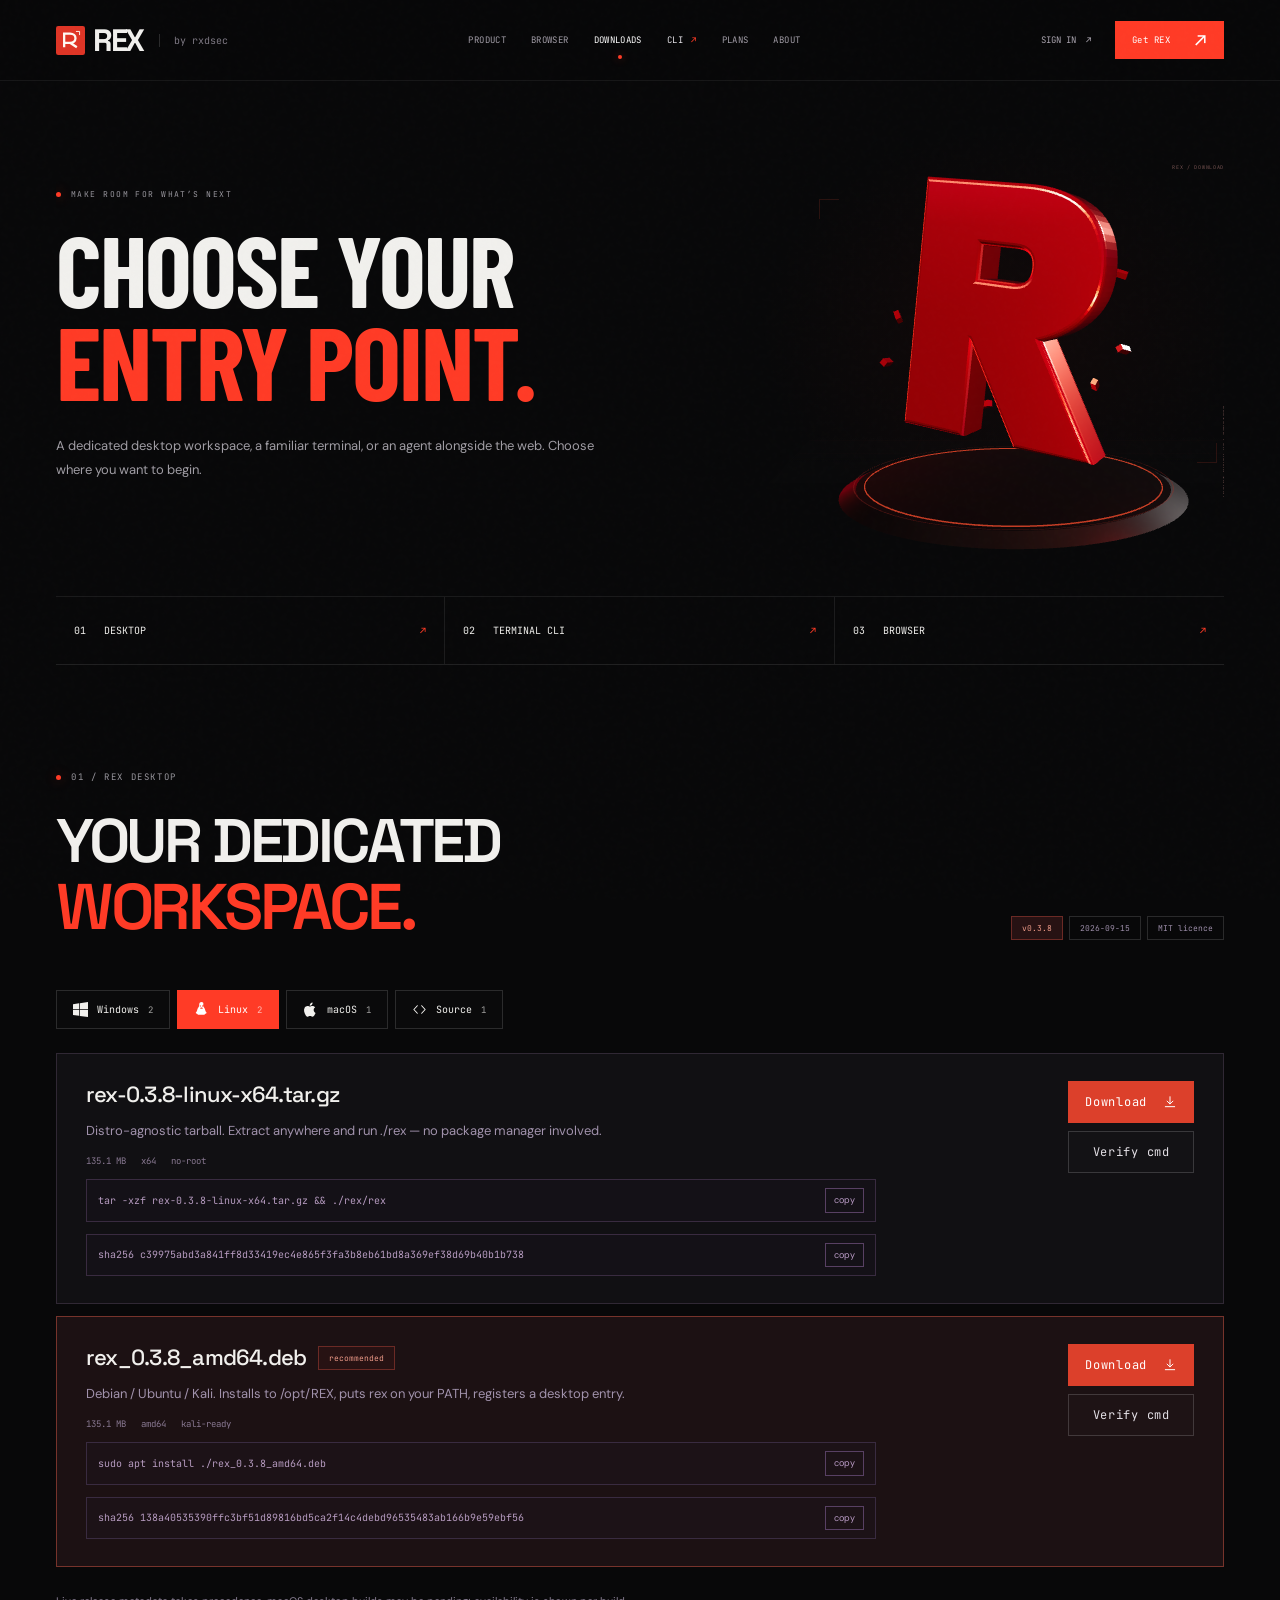
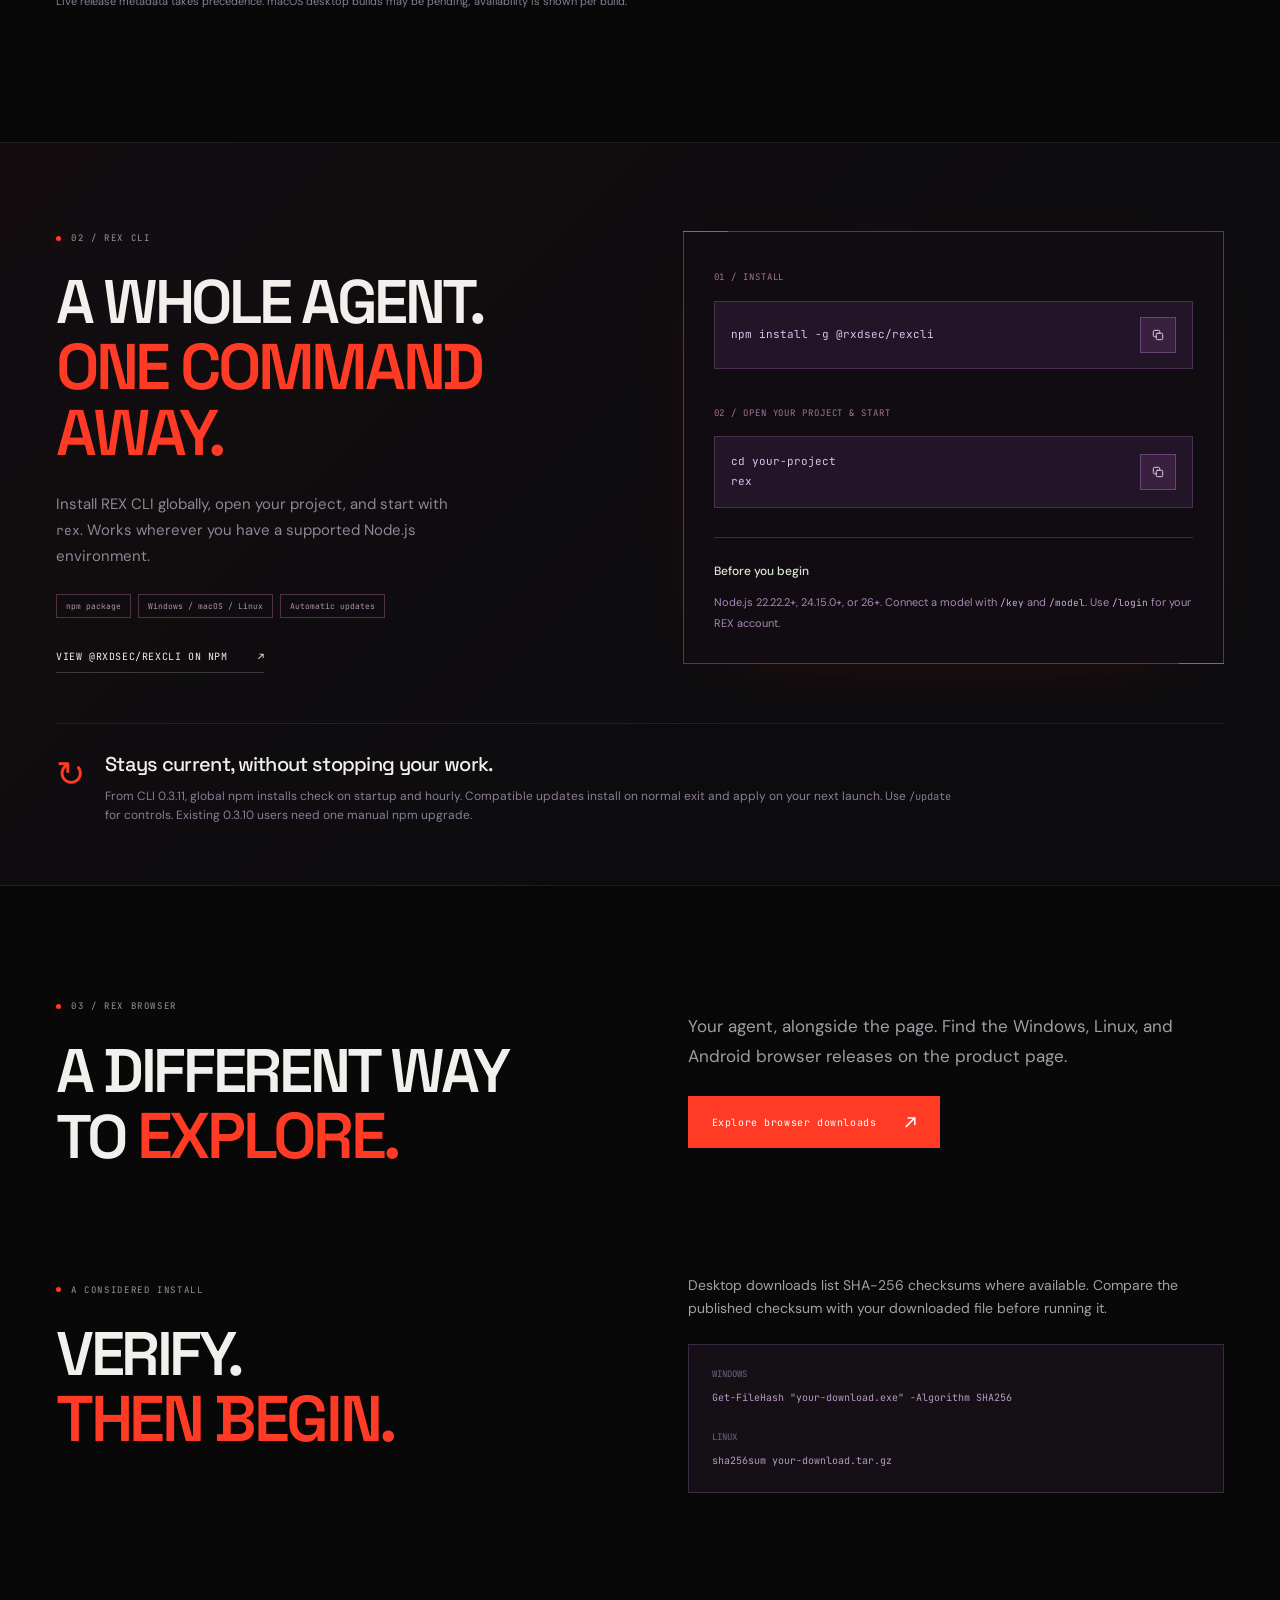
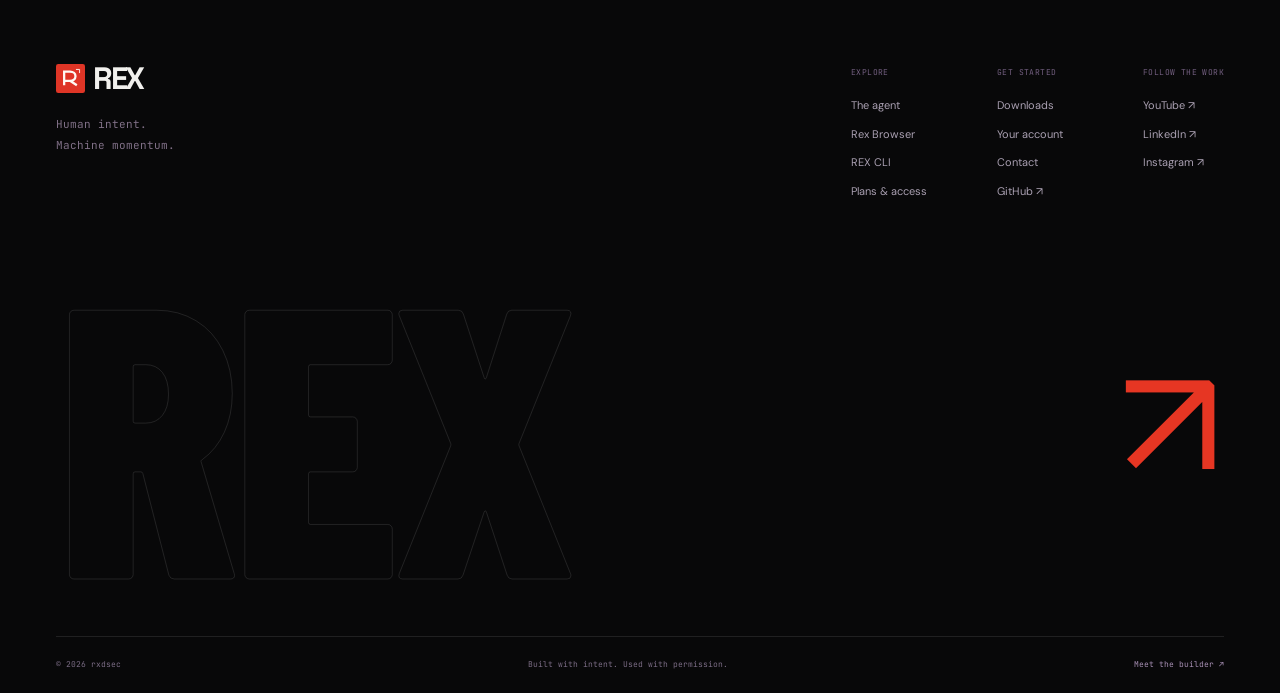
<file: downloads.html>
<!doctype html><html lang="en"><head><meta charset="utf-8"><meta name="viewport" content="width=device-width, initial-scale=1"><title>Get REX — Desktop, CLI & Browser</title><meta name="description" content="Download the REX desktop agent, install REX CLI from npm, or explore Rex Browser. Platform builds, checksums and clear installation instructions."><meta name="author" content="rxdsec"><meta name="theme-color" content="#070707"><meta property="og:type" content="website"><meta property="og:title" content="Get REX — Desktop, CLI & Browser"><meta property="og:description" content="Download the REX desktop agent, install REX CLI from npm, or explore Rex Browser. Platform builds, checksums and clear installation instructions."><meta name="twitter:card" content="summary_large_image"><link rel="icon" href="assets/img/rex-mark-editorial.svg" type="image/svg+xml"><link rel="manifest" href="manifest.webmanifest"><link rel="preconnect" href="https://fonts.googleapis.com"><link rel="preconnect" href="https://fonts.gstatic.com" crossorigin><link href="https://fonts.googleapis.com/css2?family=DM+Sans:wght@400;500;600;700&family=Space+Grotesk:wght@400;500;600;700&family=Barlow+Condensed:wght@600;700;800&family=JetBrains+Mono:wght@400;500&display=swap" rel="stylesheet"><link rel="stylesheet" href="assets/css/studio.css"><link rel="stylesheet" href="assets/css/cinema.css"><script type="importmap">{"imports":{"three":"./assets/vendor/three/three.module.min.js","three/addons/":"./assets/vendor/three/examples/jsm/"}}</script></head><body class="cinematic" data-page="downloads"><script src="assets/js/icons.js"></script><a class="skip-link" href="#main">Skip to content</a><nav class="site-nav" aria-label="Main navigation"><div class="site-wrap nav-inner"><a class="brand" href="index.html" aria-label="REX home"><img src="assets/img/rex-mark-editorial.svg" alt="" width="29" height="29"><strong>REX</strong><span>by rxdsec</span></a><div class="site-links" id="site-links"><a href="rex.html" >Product</a><a href="rex-browser.html" >Browser</a><a href="downloads.html" aria-current="page">Downloads</a><a href="downloads.html#cli" class="nav-cli-link">CLI <span aria-hidden="true">↗</span></a><a href="pricing.html" >Plans</a><a href="about.html" >About</a></div><div class="nav-actions"><a class="login-link" href="account.html" data-auth-cta><span data-auth-label>Sign in</span><span aria-hidden="true">↗</span></a><a class="button button-small button-dark nav-get" href="downloads.html">Get REX <span aria-hidden="true">↗</span></a><button class="menu-toggle" type="button" aria-label="Open menu" aria-expanded="false" aria-controls="site-links"><span></span><span></span></button></div></div></nav><main id="main">
<header class="page-intro cinema-intro site-wrap"><div class="intro-copy"><span class="kicker"><i></i>Make room for what’s next</span><h1 data-reveal>CHOOSE YOUR<br><em>ENTRY POINT.</em></h1><div class="intro-bottom"><p class="large-copy" data-reveal>A dedicated desktop workspace, a familiar terminal, or an agent alongside the web. Choose where you want to begin.</p></div></div><div class="core-visual core-downloads" data-core-visual="downloads" data-core-static><div class="core-grid" aria-hidden="true"></div><img class="core-fallback" src="assets/img/rex-core-fallback.svg" alt="" aria-hidden="true"><canvas class="core-canvas" aria-hidden="true"></canvas><div class="core-reticle reticle-a" aria-hidden="true"></div><div class="core-reticle reticle-b" aria-hidden="true"></div><span class="core-coord coord-top">REX / DOWNLOADS</span><span class="core-coord coord-bottom">DESIGNED FOR HUMAN INTENT</span></div></header>
<nav class="download-jump site-wrap" aria-label="Download formats"><a href="#desktop">01 &nbsp; Desktop <span aria-hidden="true">↗</span></a><a href="#cli">02 &nbsp; Terminal CLI <span aria-hidden="true">↗</span></a><a href="#browser-download">03 &nbsp; Browser <span aria-hidden="true">↗</span></a></nav>
<section class="editorial-section site-wrap" id="desktop"><div class="section-heading"><span class="kicker"><i></i>01 / REX desktop</span><h2>Your dedicated<br><em>workspace.</em></h2><div id="dl-release" class="release-meta"></div></div><div class="notice" id="dl-mobile" hidden><b>On a phone?</b><p>Desktop builds need a computer. Rex Browser also offers an Android release below.</p></div><div id="dl-tabs" class="os-tabs" role="tablist" aria-label="Desktop platform"></div><div id="dl-list" class="dl-list"><div class="slot"><b>Finding the right build…</b><span>Loading the release manifest.</span></div></div><p class="fine-print">Live release metadata takes precedence. macOS desktop builds may be pending; availability is shown per build.</p></section>
<section class="cli-download-section" id="cli"><div class="site-wrap terminal-section"><div><span class="kicker"><i></i>02 / REX CLI</span><h2>A whole agent.<br><em>One command away.</em></h2><p class="large-copy">Install REX CLI globally, open your project, and start with <code>rex</code>. Works wherever you have a supported Node.js environment.</p><div class="cli-tags"><span>npm package</span><span>Windows / macOS / Linux</span><span>Automatic updates</span></div><a class="text-link" href="https://www.npmjs.com/package/@rxdsec/rexcli" target="_blank" rel="noopener">View @rxdsec/rexcli on npm <span aria-hidden="true">↗</span></a></div><div class="install-panel"><div class="install-step"><span>01 / INSTALL</span><div class="install-command"><code>npm install -g @rxdsec/rexcli</code><button type="button" data-copy-command="npm install -g @rxdsec/rexcli" aria-label="Copy CLI install command"><svg class="icon" width="19" height="19" aria-hidden="true"><use href="#i-copy"/></svg></button></div></div><div class="install-step"><span>02 / OPEN YOUR PROJECT & START</span><div class="install-command"><code>cd your-project<br>rex</code><button type="button" data-copy-command="rex" aria-label="Copy rex launch command"><svg class="icon" width="19" height="19" aria-hidden="true"><use href="#i-copy"/></svg></button></div></div><div class="install-requirements"><b>Before you begin</b><p>Node.js 22.22.2+, 24.15.0+, or 26+. Connect a model with <code>/key</code> and <code>/model</code>. Use <code>/login</code> for your REX account.</p></div></div></div><div class="site-wrap cli-update-note"><span>↻</span><div><h3>Stays current, without stopping your work.</h3><p>From CLI 0.3.11, global npm installs check on startup and hourly. Compatible updates install on normal exit and apply on your next launch. Use <code>/update</code> for controls. Existing 0.3.10 users need one manual npm upgrade.</p></div></div></section>
<section class="editorial-section site-wrap" id="browser-download"><div class="split-note"><div><span class="kicker"><i></i>03 / Rex Browser</span><h2>A different way<br>to <em>explore.</em></h2></div><div><p class="large-copy">Your agent, alongside the page. Find the Windows, Linux, and Android browser releases on the product page.</p><a class="button button-dark" href="rex-browser.html#download">Explore browser downloads<span aria-hidden="true">↗</span></a></div></div></section>
<section class="verify-section site-wrap"><div><span class="kicker"><i></i>A considered install</span><h2>Verify.<br><em>Then begin.</em></h2></div><div><p>Desktop downloads list SHA-256 checksums where available. Compare the published checksum with your downloaded file before running it.</p><div class="light-code"><span>WINDOWS</span><code>Get-FileHash "your-download.exe" -Algorithm SHA256</code><span>LINUX</span><code>sha256sum your-download.tar.gz</code></div></div></section></main><footer class="site-footer"><div class="site-wrap"><div class="footer-top"><div><a class="brand" href="index.html"><img src="assets/img/rex-mark-editorial.svg" alt="" width="29" height="29"><strong>REX</strong></a><p>Human intent.<br>Machine momentum.</p></div><div class="footer-links"><div><h3>Explore</h3><a href="rex.html">The agent</a><a href="rex-browser.html">Rex Browser</a><a href="downloads.html#cli">REX CLI</a><a href="pricing.html">Plans & access</a></div><div><h3>Get started</h3><a href="downloads.html">Downloads</a><a href="account.html">Your account</a><a href="about.html#contact">Contact</a><a href="https://github.com/rxdsec634" target="_blank" rel="noopener">GitHub ↗</a></div><div><h3>Follow the work</h3><a href="https://www.youtube.com/@RXDSEC" target="_blank" rel="noopener">YouTube ↗</a><a href="https://www.linkedin.com/in/redweb-sec-2a4077240/" target="_blank" rel="noopener">LinkedIn ↗</a><a href="https://www.instagram.com/rxdsec/" target="_blank" rel="noopener">Instagram ↗</a></div></div></div><div class="footer-word" aria-hidden="true">REX<span>↗</span></div><div class="footer-bottom"><span>© <span data-year>2026</span> rxdsec</span><span>Built with intent. Used with permission.</span><a href="about.html">Meet the builder <span aria-hidden="true">↗</span></a></div></div></footer><script src="assets/js/studio.js"></script><script src="assets/js/supabase.js"></script><script src="assets/js/nav-auth.js"></script><script id="dl-fallback">
window.__DOWNLOADS__ = {
  "$comment": "Addresses and checksums are resolved live: the releases table in Supabase first, then the GitHub release. This file is the fallback and the source of everything those two have no opinion about — wording, install commands, ordering. Regenerate the inline copy in downloads.html with scripts/sync-downloads-html.mjs.",
  "release": {
    "product": "REX",
    "version": "0.3.8",
    "date": "2026-09-15",
    "license": "MIT",
    "repo": "https://github.com/rxdsec634/REX",
    "highlights": [
      "Reasoning loop: falsifiable hypotheses, predictions checked against observation, explicit fact / inference / hypothesis labels",
      "Senior-Engineer Standards: understand the system before changing it, think in blast radius, trace the full path to failure modes",
      "Coding mode runs one Build Lens — the offensive posture loads only when security mode is enabled in settings",
      "42 model providers — cloud, local and fully custom OpenAI-compatible endpoints",
      "Permission gate with a hard safety denylist that no rule can override"
    ]
  },
  "builds": [
    {
      "id": "win32-portable",
      "os": "windows",
      "osLabel": "Windows",
      "title": "REX.0.3.8.exe",
      "subtitle": "Portable single file. No install, no registry writes — run it from a USB stick.",
      "icon": "power",
      "size": 118698663,
      "sha256": "319c5bfd7fe1c0dd83a20119362d8fb063546d41896eeef092d0de692f036161",
      "url": "https://github.com/rxdsec634/REX/releases/download/rex/REX.0.3.8.exe",
      "tags": [
        "x64",
        "portable"
      ],
      "verify": "certutil -hashfile \"REX.0.3.8.exe\" SHA256"
    },
    {
      "id": "win32-installer",
      "os": "windows",
      "osLabel": "Windows",
      "title": "REX.Setup.0.3.8.exe",
      "subtitle": "NSIS installer — Windows 10/11, x64. Adds a Start-menu entry and file associations.",
      "icon": "window",
      "primary": true,
      "size": 131763258,
      "sha256": "e6fbadc54cb0c35b02f7bf922dd96b08491e192ded472c746a85bb9965b76f78",
      "url": "https://github.com/rxdsec634/REX/releases/download/rex/REX.Setup.0.3.8.exe",
      "tags": [
        "x64",
        "recommended"
      ],
      "verify": "certutil -hashfile \"REX.Setup.0.3.8.exe\" SHA256"
    },
    {
      "id": "linux-tarball",
      "os": "linux",
      "osLabel": "Linux",
      "title": "rex-0.3.8-linux-x64.tar.gz",
      "subtitle": "Distro-agnostic tarball. Extract anywhere and run ./rex — no package manager involved.",
      "icon": "archive",
      "size": 141620345,
      "sha256": "c39975abd3a841ff8d33419ec4e865f3fa3b8eb61bd8a369ef38d69b40b1b738",
      "url": "https://github.com/rxdsec634/REX/releases/download/rex/rex-0.3.8-linux-x64.tar.gz",
      "tags": [
        "x64",
        "no-root"
      ],
      "install": "tar -xzf rex-0.3.8-linux-x64.tar.gz && ./rex/rex",
      "verify": "sha256sum rex-0.3.8-linux-x64.tar.gz"
    },
    {
      "id": "linux-deb",
      "os": "linux",
      "osLabel": "Linux",
      "title": "rex_0.3.8_amd64.deb",
      "subtitle": "Debian / Ubuntu / Kali. Installs to /opt/REX, puts rex on your PATH, registers a desktop entry.",
      "icon": "terminal",
      "primary": true,
      "size": 141636588,
      "sha256": "138a40535390ffc3bf51d89816bd5ca2f14c4debd96535483ab166b9e59ebf56",
      "url": "https://github.com/rxdsec634/REX/releases/download/rex/rex_0.3.8_amd64.deb",
      "tags": [
        "amd64",
        "kali-ready"
      ],
      "install": "sudo apt install ./rex_0.3.8_amd64.deb",
      "verify": "sha256sum rex_0.3.8_amd64.deb"
    },
    {
      "id": "macos",
      "os": "macos",
      "osLabel": "macOS",
      "title": "REX-0.3.7.dmg",
      "subtitle": "Apple silicon and Intel. Build target is configured; a signed artifact has not been published yet.",
      "icon": "monitor",
      "size": 0,
      "status": "pending",
      "tags": [
        "arm64",
        "x64",
        "not yet published"
      ],
      "install": "npm run package:mac",
      "note": "Packaging is wired up in package.json — build it yourself on a Mac until a notarised DMG ships here."
    },
    {
      "id": "source",
      "os": "source",
      "osLabel": "Source",
      "title": "Build from source",
      "subtitle": "Clone the monorepo and run it in dev mode with a hot-reloaded renderer.",
      "icon": "code",
      "size": 0,
      "status": "repo",
      "url": "https://github.com/rxdsec634/REX",
      "tags": [
        "node 20+",
        "electron",
        "typescript"
      ],
      "install": "git clone https://github.com/rxdsec634/REX.git\ncd rex\nnpm install\nnpm start"
    }
  ],
  "projects": [
    {
      "name": "REX Agent",
      "blurb": "The full local-first offensive-security and engineering agent — recon, taint analysis, payload construction, agentic loop, 23 providers, permission gate, desktop control, browser automation. This is the flagship; the builds above are its releases.",
      "kind": "Desktop app",
      "icon": "cpu",
      "tags": [
        "Electron",
        "React",
        "TypeScript",
        "MIT"
      ],
      "url": "#builds",
      "repo": "https://github.com/rxdsec634/REX",
      "featured": true
    },
    {
      "name": "Rex Browser",
      "blurb": "An AI browser for Windows, Linux and Android with the Rex agent built in. Ad and tracker blocking, malware and phishing protection, HTTPS upgrades and verified auto-updates. Browsing is free; the agent uses your RXDSEC account.",
      "kind": "Browser",
      "icon": "globe",
      "tags": [
        "Windows",
        "Linux",
        "Android"
      ],
      "url": "rex-browser.html",
      "repo": "https://github.com/rxdsec634/rex-browser"
    }
  ]
};
</script><script src="assets/js/downloads.js"></script><script type="module" src="assets/js/cinema-core.js"></script><script src="assets/js/cinema-motion.js"></script></body></html>
</file>
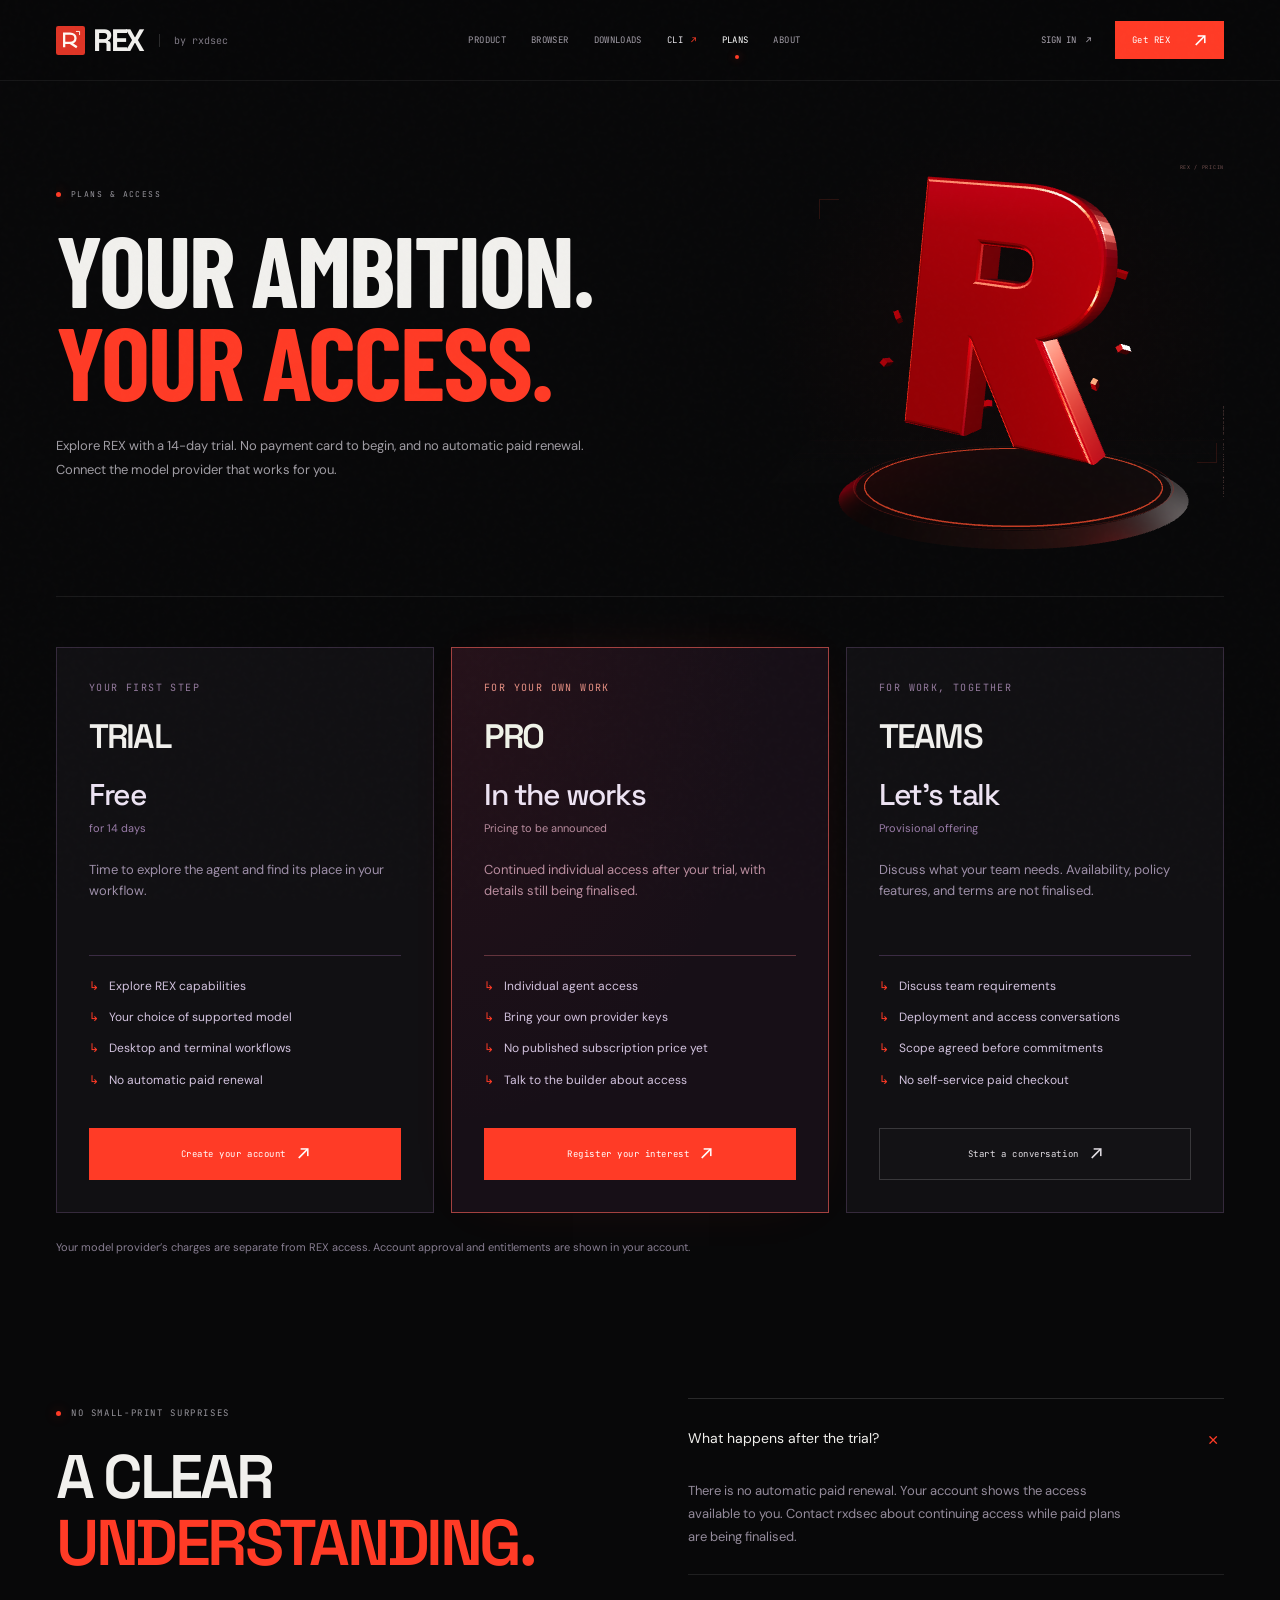
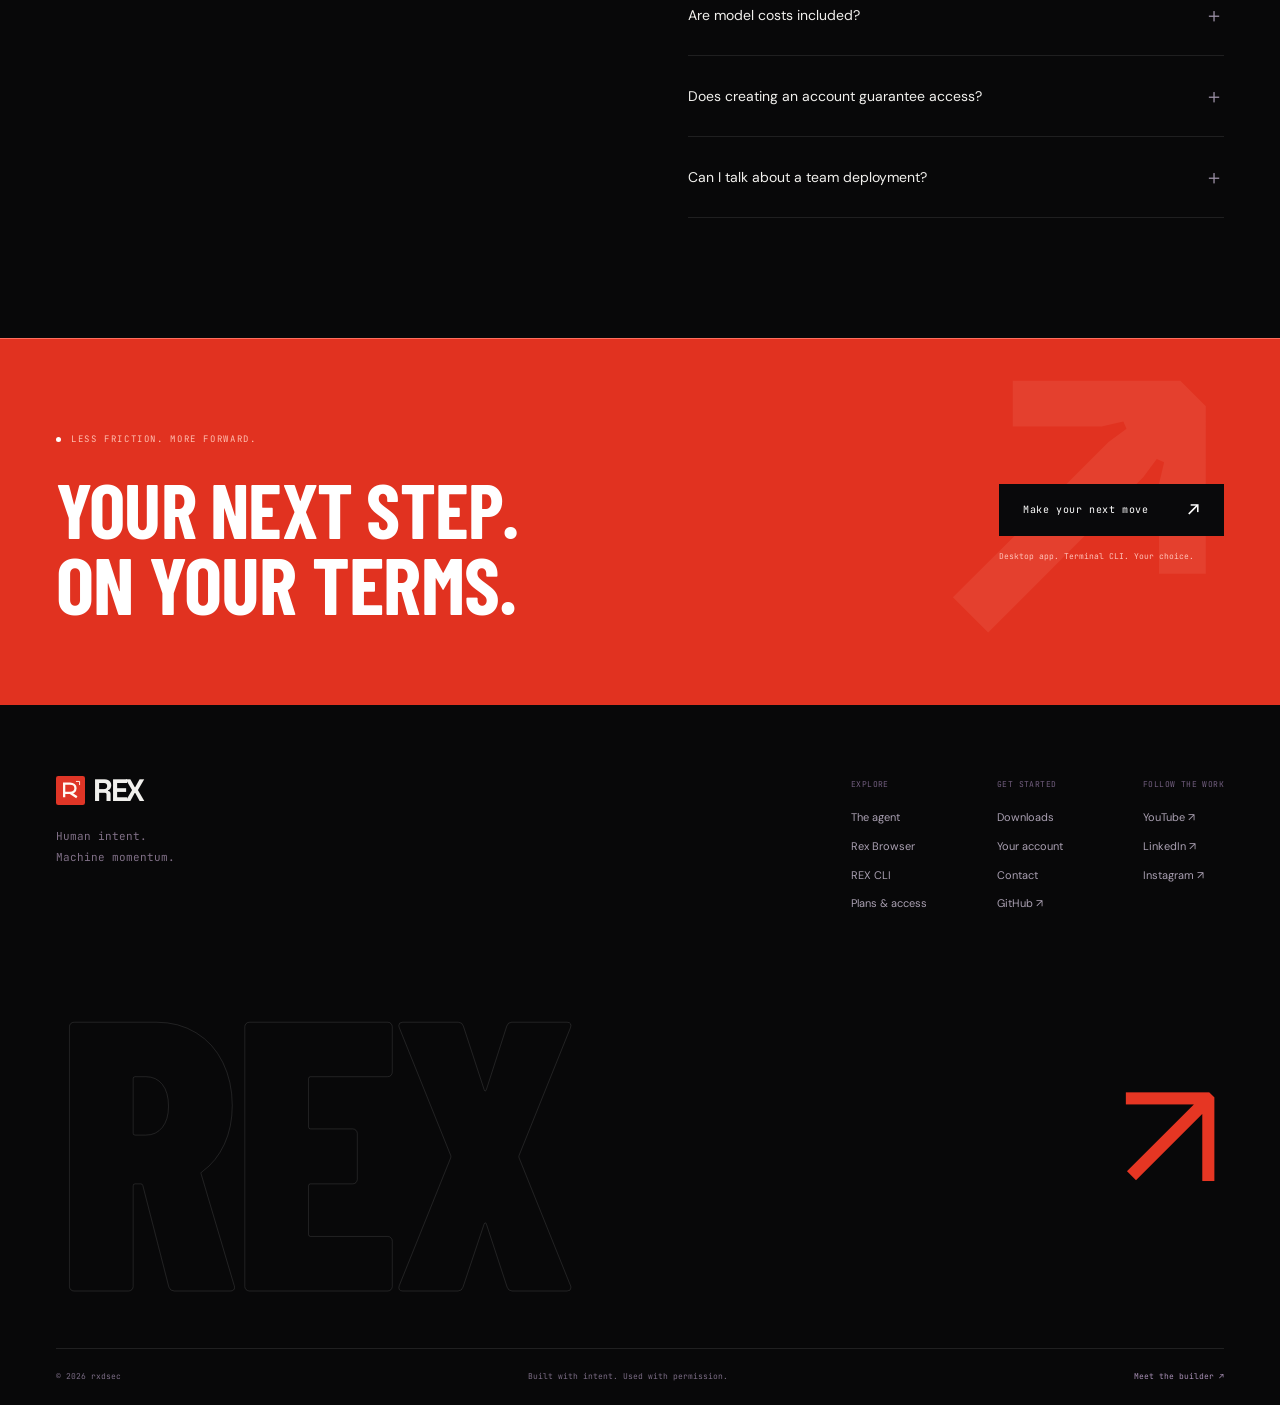
<file: pricing.html>
<!doctype html><html lang="en"><head><meta charset="utf-8"><meta name="viewport" content="width=device-width, initial-scale=1"><title>REX plans — A clear place to start</title><meta name="description" content="Explore the REX trial and access options. Paid individual and team plans are provisional; bring your own model provider."><meta name="author" content="rxdsec"><meta name="theme-color" content="#070707"><meta property="og:type" content="website"><meta property="og:title" content="REX plans — A clear place to start"><meta property="og:description" content="Explore the REX trial and access options. Paid individual and team plans are provisional; bring your own model provider."><meta name="twitter:card" content="summary_large_image"><link rel="icon" href="assets/img/rex-mark-editorial.svg" type="image/svg+xml"><link rel="manifest" href="manifest.webmanifest"><link rel="preconnect" href="https://fonts.googleapis.com"><link rel="preconnect" href="https://fonts.gstatic.com" crossorigin><link href="https://fonts.googleapis.com/css2?family=DM+Sans:wght@400;500;600;700&family=Space+Grotesk:wght@400;500;600;700&family=Barlow+Condensed:wght@600;700;800&family=JetBrains+Mono:wght@400;500&display=swap" rel="stylesheet"><link rel="stylesheet" href="assets/css/studio.css"><link rel="stylesheet" href="assets/css/cinema.css"><script type="importmap">{"imports":{"three":"./assets/vendor/three/three.module.min.js","three/addons/":"./assets/vendor/three/examples/jsm/"}}</script></head><body class="cinematic" data-page="pricing"><script src="assets/js/icons.js"></script><a class="skip-link" href="#main">Skip to content</a><nav class="site-nav" aria-label="Main navigation"><div class="site-wrap nav-inner"><a class="brand" href="index.html" aria-label="REX home"><img src="assets/img/rex-mark-editorial.svg" alt="" width="29" height="29"><strong>REX</strong><span>by rxdsec</span></a><div class="site-links" id="site-links"><a href="rex.html" >Product</a><a href="rex-browser.html" >Browser</a><a href="downloads.html" >Downloads</a><a href="downloads.html#cli" class="nav-cli-link">CLI <span aria-hidden="true">↗</span></a><a href="pricing.html" aria-current="page">Plans</a><a href="about.html" >About</a></div><div class="nav-actions"><a class="login-link" href="account.html" data-auth-cta><span data-auth-label>Sign in</span><span aria-hidden="true">↗</span></a><a class="button button-small button-dark nav-get" href="downloads.html">Get REX <span aria-hidden="true">↗</span></a><button class="menu-toggle" type="button" aria-label="Open menu" aria-expanded="false" aria-controls="site-links"><span></span><span></span></button></div></div></nav><main id="main">
<header class="page-intro cinema-intro site-wrap"><div class="intro-copy"><span class="kicker"><i></i>Plans & access</span><h1 data-reveal>YOUR AMBITION.<br><em>YOUR ACCESS.</em></h1><div class="intro-bottom"><p class="large-copy" data-reveal>Explore REX with a 14-day trial. No payment card to begin, and no automatic paid renewal. Connect the model provider that works for you.</p></div></div><div class="core-visual core-pricing" data-core-visual="pricing" data-core-static><div class="core-grid" aria-hidden="true"></div><img class="core-fallback" src="assets/img/rex-core-fallback.svg" alt="" aria-hidden="true"><canvas class="core-canvas" aria-hidden="true"></canvas><div class="core-reticle reticle-a" aria-hidden="true"></div><div class="core-reticle reticle-b" aria-hidden="true"></div><span class="core-coord coord-top">REX / PRICING</span><span class="core-coord coord-bottom">DESIGNED FOR HUMAN INTENT</span></div></header>
<section class="site-wrap pricing-section"><div class="pricing-grid"><article class="price-card" data-reveal><span class="tiny-label">YOUR FIRST STEP</span><h2>Trial</h2><div class="price-value">Free<span>for 14 days</span></div><p>Time to explore the agent and find its place in your workflow.</p><ul><li>Explore REX capabilities</li><li>Your choice of supported model</li><li>Desktop and terminal workflows</li><li>No automatic paid renewal</li></ul><a class="button button-dark" href="account.html">Create your account<span aria-hidden="true">↗</span></a></article><article class="price-card price-featured" data-reveal><span class="tiny-label">FOR YOUR OWN WORK</span><h2>Pro</h2><div class="price-value">In the works<span>Pricing to be announced</span></div><p>Continued individual access after your trial, with details still being finalised.</p><ul><li>Individual agent access</li><li>Bring your own provider keys</li><li>No published subscription price yet</li><li>Talk to the builder about access</li></ul><a class="button button-red" href="about.html#contact">Register your interest<span aria-hidden="true">↗</span></a></article><article class="price-card" data-reveal><span class="tiny-label">FOR WORK, TOGETHER</span><h2>Teams</h2><div class="price-value">Let’s talk<span>Provisional offering</span></div><p>Discuss what your team needs. Availability, policy features, and terms are not finalised.</p><ul><li>Discuss team requirements</li><li>Deployment and access conversations</li><li>Scope agreed before commitments</li><li>No self-service paid checkout</li></ul><a class="button button-outline" href="about.html#contact">Start a conversation<span aria-hidden="true">↗</span></a></article></div><p class="fine-print">Your model provider’s charges are separate from REX access. Account approval and entitlements are shown in your account.</p></section>
<section class="faq-section site-wrap"><div><span class="kicker"><i></i>No small-print surprises</span><h2>A clear<br><em>understanding.</em></h2></div><div class="faq-list"><details open><summary>What happens after the trial?<span>＋</span></summary><p>There is no automatic paid renewal. Your account shows the access available to you. Contact rxdsec about continuing access while paid plans are being finalised.</p></details><details><summary>Are model costs included?<span>＋</span></summary><p>No. You connect your own cloud provider or local runtime. Any model-provider charges follow that provider’s pricing.</p></details><details><summary>Does creating an account guarantee access?<span>＋</span></summary><p>Access can require approval. The account page shows whether your profile is approved, your plan, and your entitlement status.</p></details><details><summary>Can I talk about a team deployment?<span>＋</span></summary><p>Yes. Use the contact links to discuss your requirements. Team features and commercial terms are provisional until agreed.</p></details></div></section><section class="closing"><div class="site-wrap closing-inner"><div><span class="kicker"><i></i>Less friction. More forward.</span><h2>Your next step.<br><em>On your terms.</em></h2></div><div><a class="button button-light" href="downloads.html">Make your next move<span aria-hidden="true">↗</span></a><p>Desktop app. Terminal CLI. Your choice.</p></div></div></section></main><footer class="site-footer"><div class="site-wrap"><div class="footer-top"><div><a class="brand" href="index.html"><img src="assets/img/rex-mark-editorial.svg" alt="" width="29" height="29"><strong>REX</strong></a><p>Human intent.<br>Machine momentum.</p></div><div class="footer-links"><div><h3>Explore</h3><a href="rex.html">The agent</a><a href="rex-browser.html">Rex Browser</a><a href="downloads.html#cli">REX CLI</a><a href="pricing.html">Plans & access</a></div><div><h3>Get started</h3><a href="downloads.html">Downloads</a><a href="account.html">Your account</a><a href="about.html#contact">Contact</a><a href="https://github.com/rxdsec634" target="_blank" rel="noopener">GitHub ↗</a></div><div><h3>Follow the work</h3><a href="https://www.youtube.com/@RXDSEC" target="_blank" rel="noopener">YouTube ↗</a><a href="https://www.linkedin.com/in/redweb-sec-2a4077240/" target="_blank" rel="noopener">LinkedIn ↗</a><a href="https://www.instagram.com/rxdsec/" target="_blank" rel="noopener">Instagram ↗</a></div></div></div><div class="footer-word" aria-hidden="true">REX<span>↗</span></div><div class="footer-bottom"><span>© <span data-year>2026</span> rxdsec</span><span>Built with intent. Used with permission.</span><a href="about.html">Meet the builder <span aria-hidden="true">↗</span></a></div></div></footer><script src="assets/js/studio.js"></script><script src="assets/js/supabase.js"></script><script src="assets/js/nav-auth.js"></script><script type="module" src="assets/js/cinema-core.js"></script><script src="assets/js/cinema-motion.js"></script></body></html>
</file>
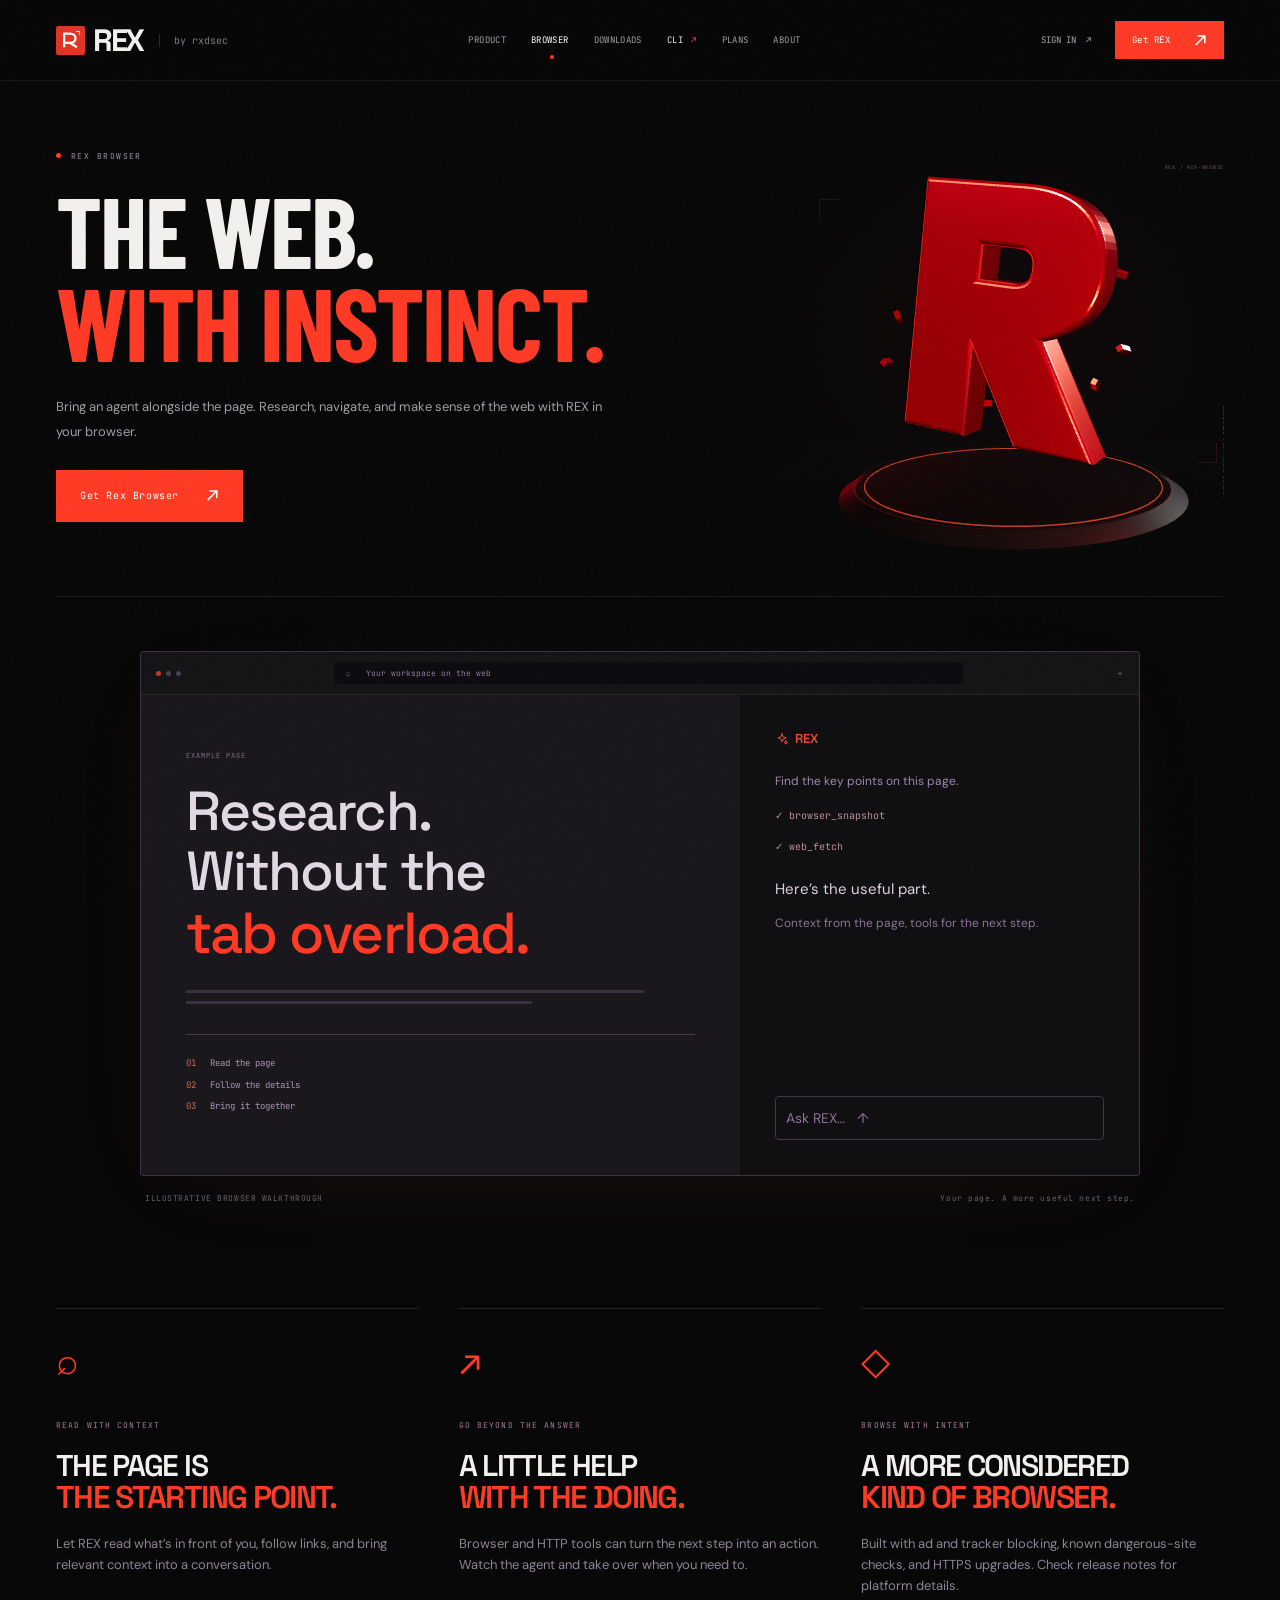
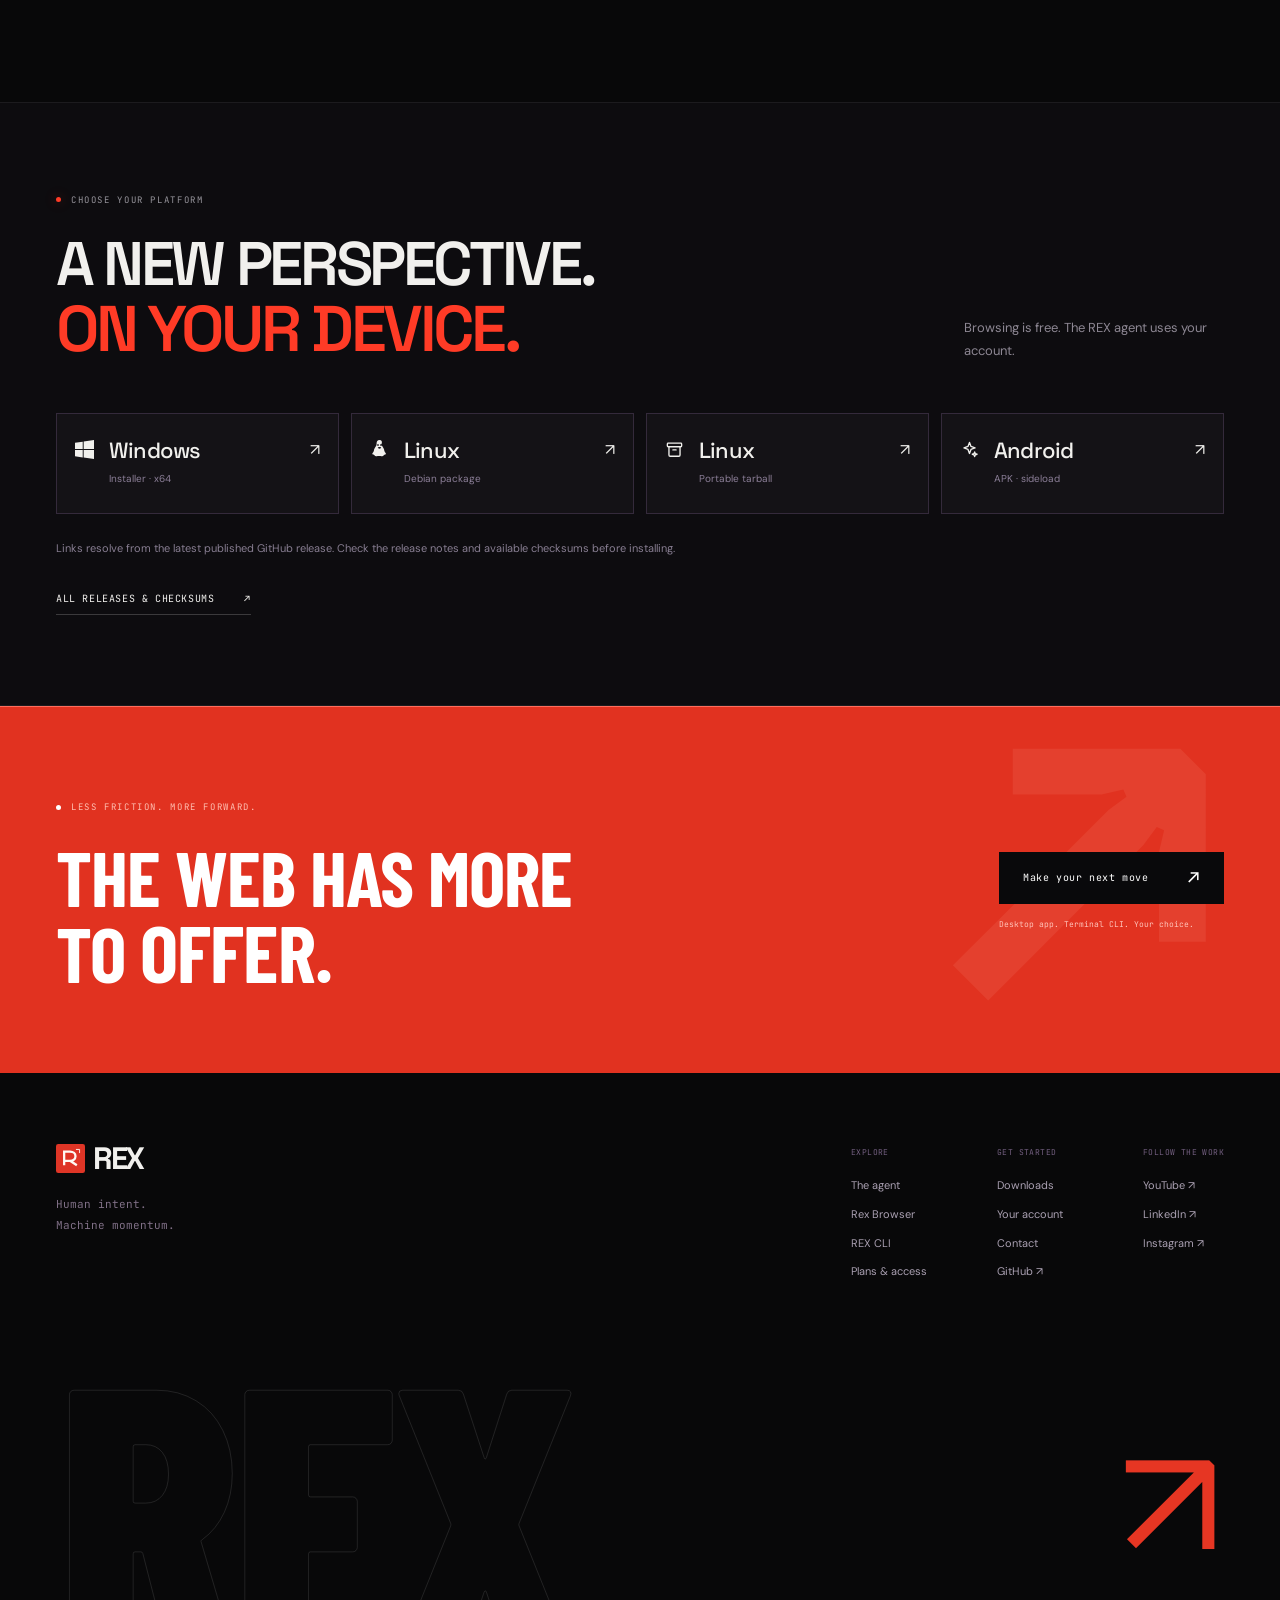
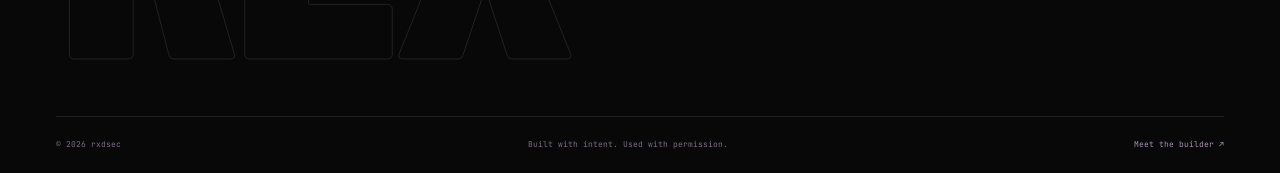
<file: rex-browser.html>
<!doctype html><html lang="en"><head><meta charset="utf-8"><meta name="viewport" content="width=device-width, initial-scale=1"><title>Rex Browser — Curiosity, with a little more reach.</title><meta name="description" content="Meet Rex Browser: browsing with a REX agent alongside the page. Explore Windows, Linux and Android release downloads."><meta name="author" content="rxdsec"><meta name="theme-color" content="#070707"><meta property="og:type" content="website"><meta property="og:title" content="Rex Browser — Curiosity, with a little more reach."><meta property="og:description" content="Meet Rex Browser: browsing with a REX agent alongside the page. Explore Windows, Linux and Android release downloads."><meta name="twitter:card" content="summary_large_image"><link rel="icon" href="assets/img/rex-mark-editorial.svg" type="image/svg+xml"><link rel="manifest" href="manifest.webmanifest"><link rel="preconnect" href="https://fonts.googleapis.com"><link rel="preconnect" href="https://fonts.gstatic.com" crossorigin><link href="https://fonts.googleapis.com/css2?family=DM+Sans:wght@400;500;600;700&family=Space+Grotesk:wght@400;500;600;700&family=Barlow+Condensed:wght@600;700;800&family=JetBrains+Mono:wght@400;500&display=swap" rel="stylesheet"><link rel="stylesheet" href="assets/css/studio.css"><link rel="stylesheet" href="assets/css/cinema.css"><script type="importmap">{"imports":{"three":"./assets/vendor/three/three.module.min.js","three/addons/":"./assets/vendor/three/examples/jsm/"}}</script></head><body class="cinematic" data-page="rex-browser"><script src="assets/js/icons.js"></script><a class="skip-link" href="#main">Skip to content</a><nav class="site-nav" aria-label="Main navigation"><div class="site-wrap nav-inner"><a class="brand" href="index.html" aria-label="REX home"><img src="assets/img/rex-mark-editorial.svg" alt="" width="29" height="29"><strong>REX</strong><span>by rxdsec</span></a><div class="site-links" id="site-links"><a href="rex.html" >Product</a><a href="rex-browser.html" aria-current="page">Browser</a><a href="downloads.html" >Downloads</a><a href="downloads.html#cli" class="nav-cli-link">CLI <span aria-hidden="true">↗</span></a><a href="pricing.html" >Plans</a><a href="about.html" >About</a></div><div class="nav-actions"><a class="login-link" href="account.html" data-auth-cta><span data-auth-label>Sign in</span><span aria-hidden="true">↗</span></a><a class="button button-small button-dark nav-get" href="downloads.html">Get REX <span aria-hidden="true">↗</span></a><button class="menu-toggle" type="button" aria-label="Open menu" aria-expanded="false" aria-controls="site-links"><span></span><span></span></button></div></div></nav><main id="main">
<header class="page-intro cinema-intro site-wrap"><div class="intro-copy"><span class="kicker"><i></i>Rex Browser</span><h1 data-reveal>THE WEB.<br><em>WITH INSTINCT.</em></h1><div class="intro-bottom"><p class="large-copy" data-reveal>Bring an agent alongside the page. Research, navigate, and make sense of the web with REX in your browser.</p><a class="button button-dark" href="#download">Get Rex Browser<span aria-hidden="true">↗</span></a></div></div><div class="core-visual core-rex-browser" data-core-visual="rex-browser" data-core-static><div class="core-grid" aria-hidden="true"></div><img class="core-fallback" src="assets/img/rex-core-fallback.svg" alt="" aria-hidden="true"><canvas class="core-canvas" aria-hidden="true"></canvas><div class="core-reticle reticle-a" aria-hidden="true"></div><div class="core-reticle reticle-b" aria-hidden="true"></div><span class="core-coord coord-top">REX / REX-BROWSER</span><span class="core-coord coord-bottom">DESIGNED FOR HUMAN INTENT</span></div></header>
<section class="browser-spread site-wrap" data-reveal><div class="browser-screen"><div class="window-top"><span class="window-dots"><i></i><i></i><i></i></span><span class="address-bar">⌕ &nbsp; Your workspace on the web</span><span>＋</span></div><div class="browser-body"><div class="browser-document"><span class="tiny-label">EXAMPLE PAGE</span><h3>Research.<br>Without the<br><em>tab overload.</em></h3><div class="article-line"></div><div class="article-line short"></div><div class="document-block"><span>01</span> Read the page<br><span>02</span> Follow the details<br><span>03</span> Bring it together</div></div><aside class="browser-agent"><b><svg class="icon" width="19" height="19" aria-hidden="true"><use href="#i-sparkle"/></svg> REX</b><p>Find the key points on this page.</p><div class="browser-tool">✓ browser_snapshot</div><div class="browser-tool">✓ web_fetch</div><p class="agent-answer">Here’s the useful part.<br><small>Context from the page, tools for the next step.</small></p><span class="browser-input">Ask REX… &nbsp; ↑</span></aside></div></div><div class="spread-caption"><span>ILLUSTRATIVE BROWSER WALKTHROUGH</span><span>Your page. A more useful next step.</span></div></section>
<section class="editorial-section site-wrap"><div class="three-notes"><article data-reveal><span class="note-symbol">⌕</span><span class="tiny-label">READ WITH CONTEXT</span><h2>The page is<br><em>the starting point.</em></h2><p>Let REX read what’s in front of you, follow links, and bring relevant context into a conversation.</p></article><article data-reveal><span class="note-symbol">↗</span><span class="tiny-label">GO BEYOND THE ANSWER</span><h2>A little help<br><em>with the doing.</em></h2><p>Browser and HTTP tools can turn the next step into an action. Watch the agent and take over when you need to.</p></article><article data-reveal><span class="note-symbol">◇</span><span class="tiny-label">BROWSE WITH INTENT</span><h2>A more considered<br><em>kind of browser.</em></h2><p>Built with ad and tracker blocking, known dangerous-site checks, and HTTPS upgrades. Check release notes for platform details.</p></article></div></section>
<section class="download-browser" id="download"><div class="site-wrap"><div class="section-heading"><span class="kicker"><i></i>Choose your platform</span><h2>A new perspective.<br><em>On your device.</em></h2><p>Browsing is free. The REX agent uses your account.</p></div><div class="browser-downloads"><a data-rb="win" href="https://github.com/rxdsec634/rex-browser/releases/latest" target="_blank" rel="noopener"><svg class="icon" width="19" height="19" aria-hidden="true"><use href="#i-windows"/></svg><div><h3>Windows</h3><span>Installer · x64</span></div><span aria-hidden="true">↗</span></a><a data-rb="deb" href="https://github.com/rxdsec634/rex-browser/releases/latest" target="_blank" rel="noopener"><svg class="icon" width="19" height="19" aria-hidden="true"><use href="#i-linux"/></svg><div><h3>Linux</h3><span>Debian package</span></div><span aria-hidden="true">↗</span></a><a data-rb="tar" href="https://github.com/rxdsec634/rex-browser/releases/latest" target="_blank" rel="noopener"><svg class="icon" width="19" height="19" aria-hidden="true"><use href="#i-archive"/></svg><div><h3>Linux</h3><span>Portable tarball</span></div><span aria-hidden="true">↗</span></a><a data-rb="apk" href="https://github.com/rxdsec634/rex-browser/releases/latest" target="_blank" rel="noopener"><svg class="icon" width="19" height="19" aria-hidden="true"><use href="#i-sparkle"/></svg><div><h3>Android</h3><span>APK · sideload</span></div><span aria-hidden="true">↗</span></a></div><p class="fine-print">Links resolve from the latest published GitHub release. Check the release notes and available checksums before installing.</p><a class="text-link" href="https://github.com/rxdsec634/rex-browser/releases/latest" target="_blank" rel="noopener">All releases & checksums <span aria-hidden="true">↗</span></a></div></section><section class="closing"><div class="site-wrap closing-inner"><div><span class="kicker"><i></i>Less friction. More forward.</span><h2>The web has more<br>to <em>offer.</em></h2></div><div><a class="button button-light" href="downloads.html">Make your next move<span aria-hidden="true">↗</span></a><p>Desktop app. Terminal CLI. Your choice.</p></div></div></section></main><footer class="site-footer"><div class="site-wrap"><div class="footer-top"><div><a class="brand" href="index.html"><img src="assets/img/rex-mark-editorial.svg" alt="" width="29" height="29"><strong>REX</strong></a><p>Human intent.<br>Machine momentum.</p></div><div class="footer-links"><div><h3>Explore</h3><a href="rex.html">The agent</a><a href="rex-browser.html">Rex Browser</a><a href="downloads.html#cli">REX CLI</a><a href="pricing.html">Plans & access</a></div><div><h3>Get started</h3><a href="downloads.html">Downloads</a><a href="account.html">Your account</a><a href="about.html#contact">Contact</a><a href="https://github.com/rxdsec634" target="_blank" rel="noopener">GitHub ↗</a></div><div><h3>Follow the work</h3><a href="https://www.youtube.com/@RXDSEC" target="_blank" rel="noopener">YouTube ↗</a><a href="https://www.linkedin.com/in/redweb-sec-2a4077240/" target="_blank" rel="noopener">LinkedIn ↗</a><a href="https://www.instagram.com/rxdsec/" target="_blank" rel="noopener">Instagram ↗</a></div></div></div><div class="footer-word" aria-hidden="true">REX<span>↗</span></div><div class="footer-bottom"><span>© <span data-year>2026</span> rxdsec</span><span>Built with intent. Used with permission.</span><a href="about.html">Meet the builder <span aria-hidden="true">↗</span></a></div></div></footer><script src="assets/js/studio.js"></script><script src="assets/js/supabase.js"></script><script src="assets/js/nav-auth.js"></script><script>
/* Fill the download cards from the latest GitHub release, so the links and
   version never go stale. If the fetch fails, the cards already point at the
   releases page as a fallback. */
(function () {
  var map = {
    win: /^rex-browser-setup-.*\.exe$/i,
    deb: /^rex-browser-.*\.deb$/i,
    tar: /^rex-browser-.*\.tar\.gz$/i,
    apk: /^rex-browser-.*\.apk$/i,
  };
  fetch("https://api.github.com/repos/rxdsec634/rex-browser/releases/latest", { headers: { accept: "application/vnd.github+json" } })
    .then(function (r) { return r.ok ? r.json() : null; })
    .then(function (d) {
      if (!d || !Array.isArray(d.assets)) return;
      var v = (/(\d+\.\d+\.\d+)/.exec(d.tag_name || "") || /(\d+\.\d+\.\d+)/.exec(d.name || "") || [])[1];
      if (v) document.querySelectorAll("[data-rb-version]").forEach(function (e) { e.textContent = v; });
      Object.keys(map).forEach(function (k) {
        var a = d.assets.find(function (x) { return map[k].test(x.name || ""); });
        var el = document.querySelector('[data-rb="' + k + '"]');
        if (a && el && a.browser_download_url) { el.href = a.browser_download_url; el.setAttribute("download", ""); el.removeAttribute("target"); }
      });
    })
    .catch(function () { /* keep the releases-page fallback */ });
})();
</script><script type="module" src="assets/js/cinema-core.js"></script><script src="assets/js/cinema-motion.js"></script></body></html>
</file>
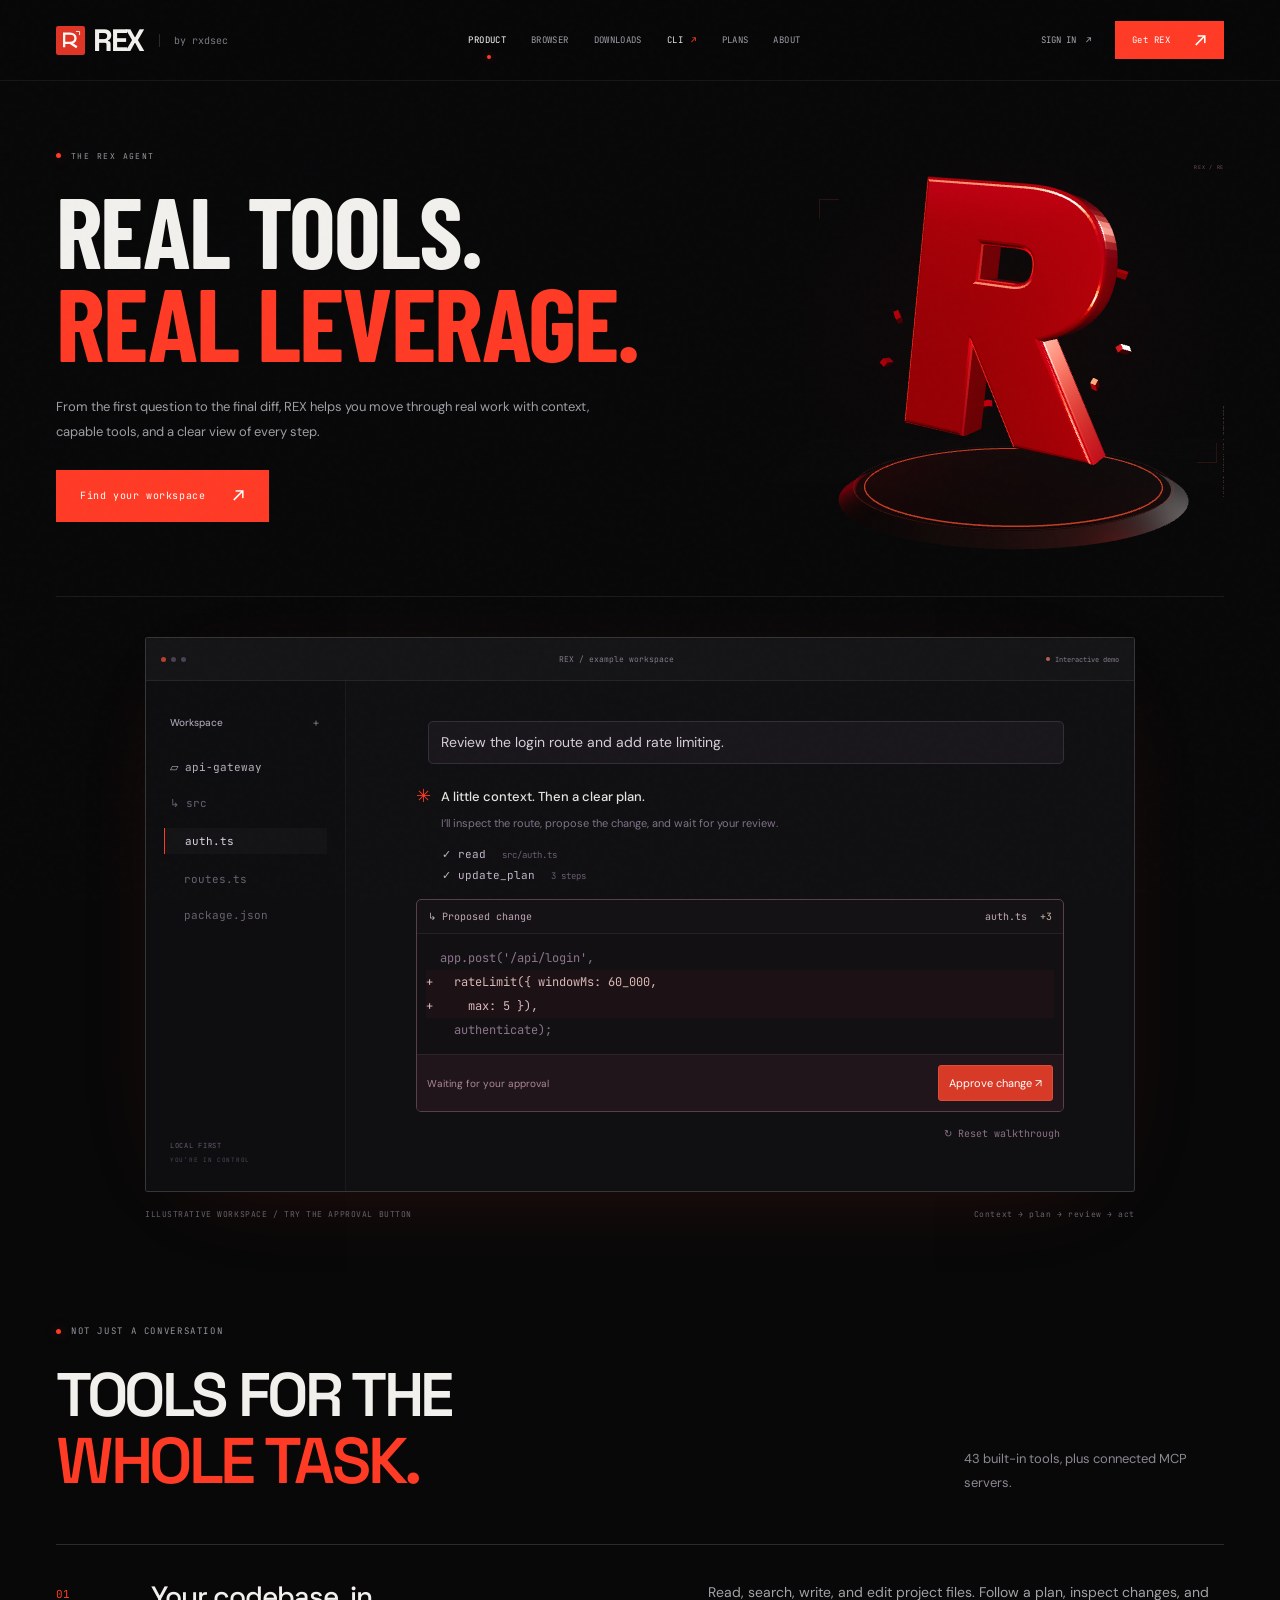
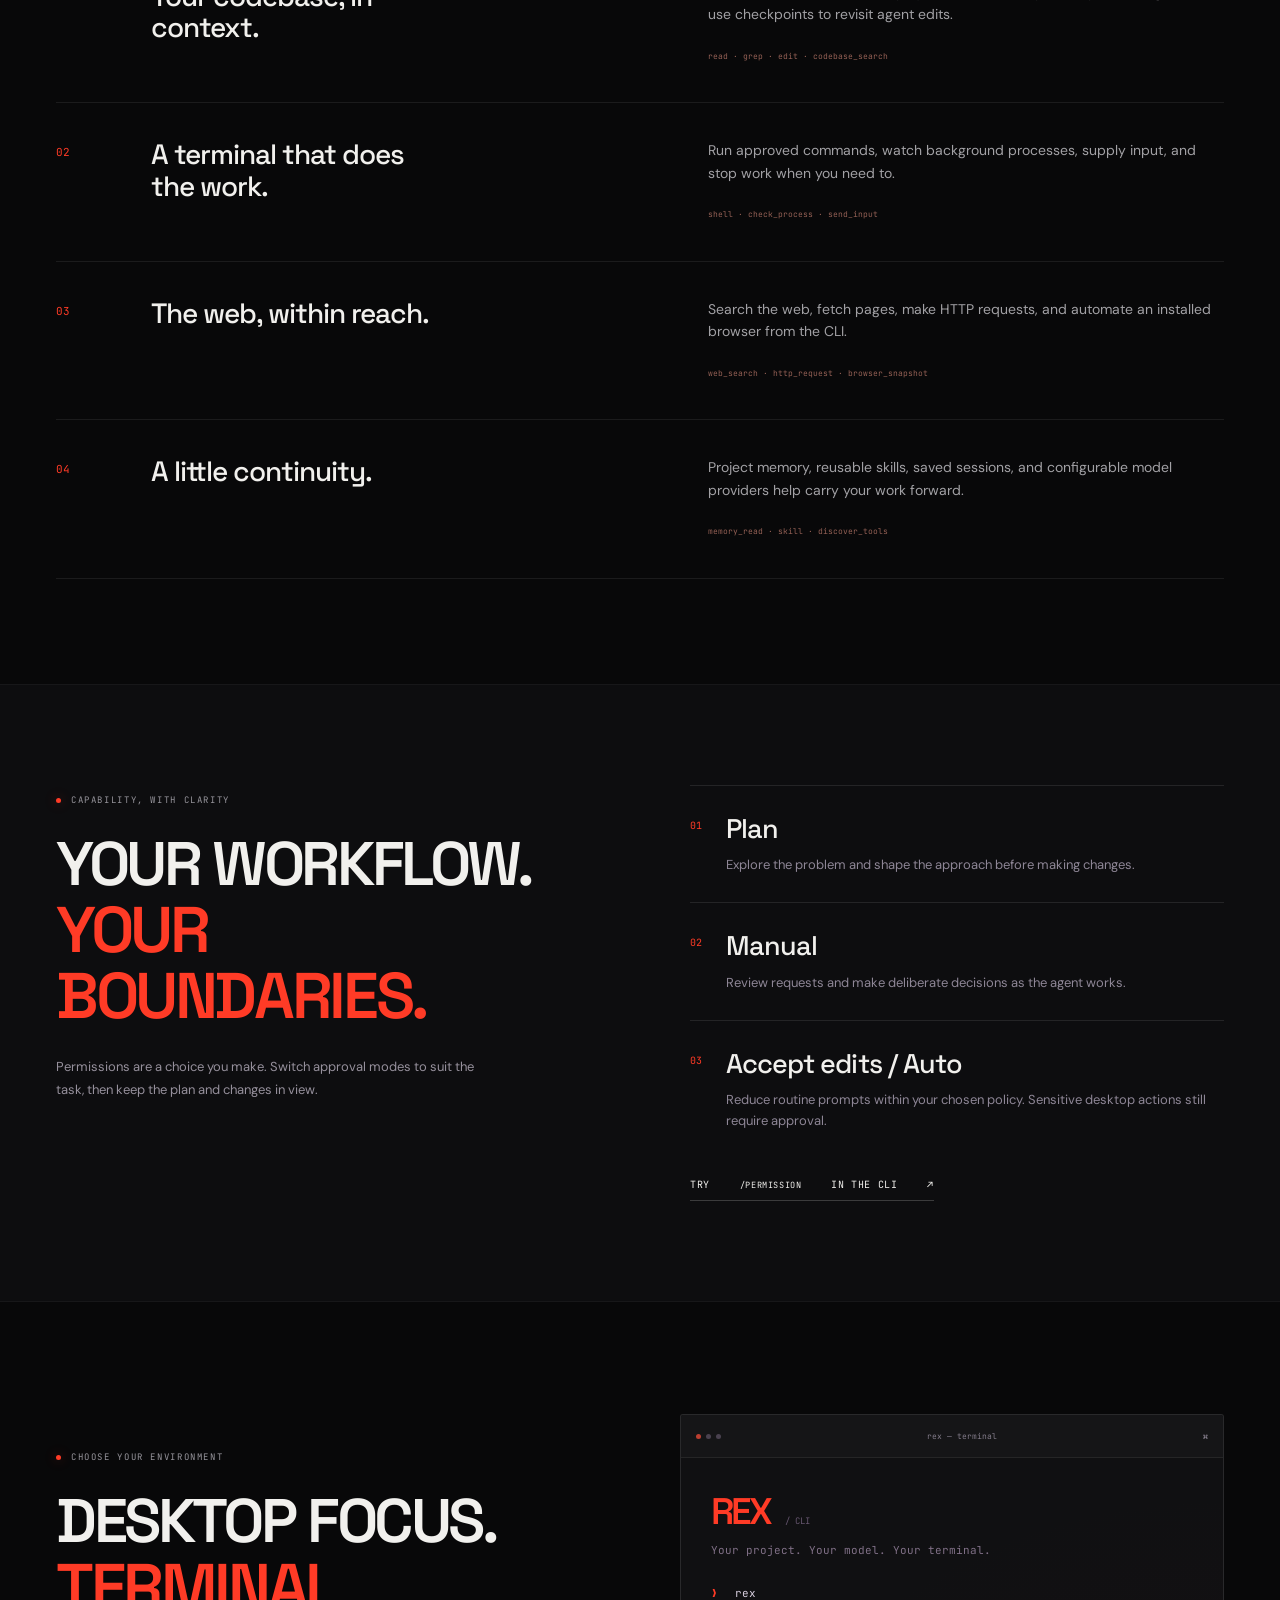
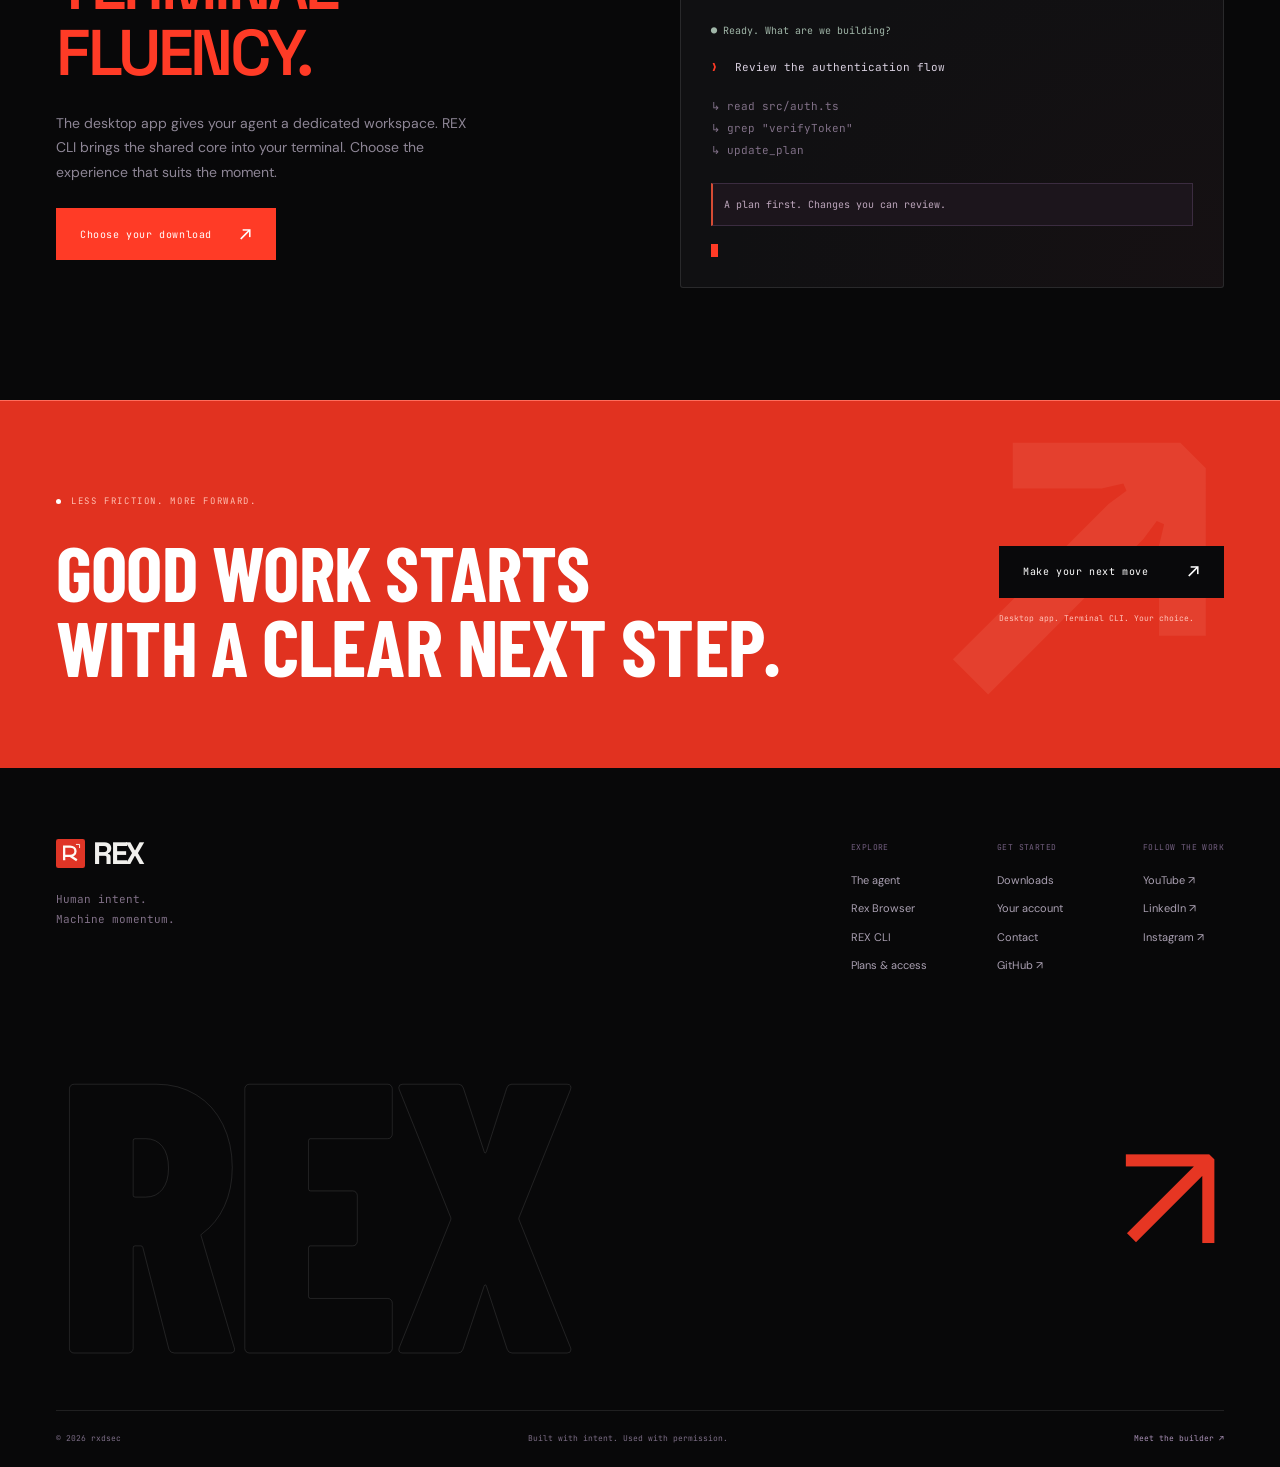
<file: rex.html>
<!doctype html><html lang="en"><head><meta charset="utf-8"><meta name="viewport" content="width=device-width, initial-scale=1"><title>The REX agent — Real tools. Deliberate action.</title><meta name="description" content="Explore REX: a local-first agent for code, files, browser automation and terminal workflows, with configurable approvals and reviewable changes."><meta name="author" content="rxdsec"><meta name="theme-color" content="#070707"><meta property="og:type" content="website"><meta property="og:title" content="The REX agent — Real tools. Deliberate action."><meta property="og:description" content="Explore REX: a local-first agent for code, files, browser automation and terminal workflows, with configurable approvals and reviewable changes."><meta name="twitter:card" content="summary_large_image"><link rel="icon" href="assets/img/rex-mark-editorial.svg" type="image/svg+xml"><link rel="manifest" href="manifest.webmanifest"><link rel="preconnect" href="https://fonts.googleapis.com"><link rel="preconnect" href="https://fonts.gstatic.com" crossorigin><link href="https://fonts.googleapis.com/css2?family=DM+Sans:wght@400;500;600;700&family=Space+Grotesk:wght@400;500;600;700&family=Barlow+Condensed:wght@600;700;800&family=JetBrains+Mono:wght@400;500&display=swap" rel="stylesheet"><link rel="stylesheet" href="assets/css/studio.css"><link rel="stylesheet" href="assets/css/cinema.css"><script type="importmap">{"imports":{"three":"./assets/vendor/three/three.module.min.js","three/addons/":"./assets/vendor/three/examples/jsm/"}}</script></head><body class="cinematic" data-page="rex"><script src="assets/js/icons.js"></script><a class="skip-link" href="#main">Skip to content</a><nav class="site-nav" aria-label="Main navigation"><div class="site-wrap nav-inner"><a class="brand" href="index.html" aria-label="REX home"><img src="assets/img/rex-mark-editorial.svg" alt="" width="29" height="29"><strong>REX</strong><span>by rxdsec</span></a><div class="site-links" id="site-links"><a href="rex.html" aria-current="page">Product</a><a href="rex-browser.html" >Browser</a><a href="downloads.html" >Downloads</a><a href="downloads.html#cli" class="nav-cli-link">CLI <span aria-hidden="true">↗</span></a><a href="pricing.html" >Plans</a><a href="about.html" >About</a></div><div class="nav-actions"><a class="login-link" href="account.html" data-auth-cta><span data-auth-label>Sign in</span><span aria-hidden="true">↗</span></a><a class="button button-small button-dark nav-get" href="downloads.html">Get REX <span aria-hidden="true">↗</span></a><button class="menu-toggle" type="button" aria-label="Open menu" aria-expanded="false" aria-controls="site-links"><span></span><span></span></button></div></div></nav><main id="main">
<header class="page-intro cinema-intro site-wrap"><div class="intro-copy"><span class="kicker"><i></i>The REX agent</span><h1 data-reveal>REAL TOOLS.<br><em>REAL LEVERAGE.</em></h1><div class="intro-bottom"><p class="large-copy" data-reveal>From the first question to the final diff, REX helps you move through real work with context, capable tools, and a clear view of every step.</p><a class="button button-dark" href="downloads.html">Find your workspace<span aria-hidden="true">↗</span></a></div></div><div class="core-visual core-rex" data-core-visual="rex" data-core-static><div class="core-grid" aria-hidden="true"></div><img class="core-fallback" src="assets/img/rex-core-fallback.svg" alt="" aria-hidden="true"><canvas class="core-canvas" aria-hidden="true"></canvas><div class="core-reticle reticle-a" aria-hidden="true"></div><div class="core-reticle reticle-b" aria-hidden="true"></div><span class="core-coord coord-top">REX / REX</span><span class="core-coord coord-bottom">DESIGNED FOR HUMAN INTENT</span></div></header>
<section class="product-spread site-wrap" data-reveal><div class="workspace-window"><div class="window-top"><span class="window-dots"><i></i><i></i><i></i></span><span>REX / example workspace</span><span class="window-live"><i></i> Interactive demo</span></div><div class="workspace-body"><aside class="workspace-sidebar"><b>Workspace <span>＋</span></b><span class="sidebar-project">▱ api-gateway</span><span>↳ src</span><span class="selected-file"> &nbsp; auth.ts</span><span> &nbsp; routes.ts</span><span> &nbsp; package.json</span><div class="sidebar-bottom">LOCAL FIRST<br><small>YOU’RE IN CONTROL</small></div></aside><div class="workspace-main"><div class="demo-user">Review the login route and add rate limiting.</div><div class="demo-response"><span class="agent-symbol">✳</span><div><b>A little context. Then a clear plan.</b><p>I’ll inspect the route, propose the change, and wait for your review.</p></div></div><div class="demo-tools"><span>✓ read <small>src/auth.ts</small></span><span>✓ update_plan <small>3 steps</small></span></div><div class="change-card"><div class="change-heading"><span>↳ Proposed change</span><span>auth.ts <b>+3</b></span></div><code><span class="code-muted">  app.post('/api/login',</span><span class="code-add">+ &nbsp; rateLimit({ windowMs: 60_000,</span><span class="code-add">+ &nbsp; &nbsp; max: 5 }),</span><span class="code-muted">  &nbsp; authenticate);</span></code><div class="change-footer"><span data-demo-status>Waiting for your approval</span><button type="button" data-demo-approve>Approve change ↗</button></div></div><button class="demo-reset" type="button" data-demo-reset>↻ Reset walkthrough</button></div></div></div><div class="spread-caption"><span>ILLUSTRATIVE WORKSPACE / TRY THE APPROVAL BUTTON</span><span>Context → plan → review → act</span></div></section>
<section class="editorial-section site-wrap"><div class="section-heading"><span class="kicker"><i></i>Not just a conversation</span><h2>Tools for the<br><em>whole task.</em></h2><p>43 built-in tools, plus connected MCP servers.</p></div><div class="capability-rows"><article data-reveal><span class="row-number">01</span><h3>Your codebase, in context.</h3><div><p>Read, search, write, and edit project files. Follow a plan, inspect changes, and use checkpoints to revisit agent edits.</p><code>read · grep · edit · codebase_search</code></div></article><article data-reveal><span class="row-number">02</span><h3>A terminal that does the work.</h3><div><p>Run approved commands, watch background processes, supply input, and stop work when you need to.</p><code>shell · check_process · send_input</code></div></article><article data-reveal><span class="row-number">03</span><h3>The web, within reach.</h3><div><p>Search the web, fetch pages, make HTTP requests, and automate an installed browser from the CLI.</p><code>web_search · http_request · browser_snapshot</code></div></article><article data-reveal><span class="row-number">04</span><h3>A little continuity.</h3><div><p>Project memory, reusable skills, saved sessions, and configurable model providers help carry your work forward.</p><code>memory_read · skill · discover_tools</code></div></article></div></section>
<section class="intent-section" id="control"><div class="site-wrap intent-grid"><div><span class="kicker"><i></i>Capability, with clarity</span><h2>Your workflow.<br><em>Your boundaries.</em></h2><p class="large-copy">Permissions are a choice you make. Switch approval modes to suit the task, then keep the plan and changes in view.</p></div><div class="approval-modes"><article><span>01</span><div><h3>Plan</h3><p>Explore the problem and shape the approach before making changes.</p></div></article><article><span>02</span><div><h3>Manual</h3><p>Review requests and make deliberate decisions as the agent works.</p></div></article><article><span>03</span><div><h3>Accept edits / Auto</h3><p>Reduce routine prompts within your chosen policy. Sensitive desktop actions still require approval.</p></div></article><a class="text-link" href="downloads.html#cli">Try <code>/permission</code> in the CLI <span aria-hidden="true">↗</span></a></div></div></section>
<section class="terminal-section site-wrap"><div><span class="kicker"><i></i>Choose your environment</span><h2>Desktop focus.<br><em>Terminal fluency.</em></h2><p class="large-copy">The desktop app gives your agent a dedicated workspace. REX CLI brings the shared core into your terminal. Choose the experience that suits the moment.</p><a class="button button-dark" href="downloads.html">Choose your download<span aria-hidden="true">↗</span></a></div><div class="terminal-screen"><div class="window-top"><span class="window-dots"><i></i><i></i><i></i></span><span>rex — terminal</span><span>⌘</span></div><div class="terminal-content"><span class="terminal-brand">REX<span> / CLI</span></span><p class="muted-code">Your project. Your model. Your terminal.</p><div class="terminal-line"><span>❯</span> rex</div><p class="code-green">● Ready. What are we building?</p><div class="terminal-line"><span>❯</span> Review the authentication flow</div><p class="muted-code">↳ read src/auth.ts<br>↳ grep "verifyToken"<br>↳ update_plan</p><div class="terminal-note">A plan first. Changes you can review.</div><span class="terminal-cursor" aria-hidden="true"></span></div></div></section><section class="closing"><div class="site-wrap closing-inner"><div><span class="kicker"><i></i>Less friction. More forward.</span><h2>Good work starts<br>with a <em>clear next step.</em></h2></div><div><a class="button button-light" href="downloads.html">Make your next move<span aria-hidden="true">↗</span></a><p>Desktop app. Terminal CLI. Your choice.</p></div></div></section></main><footer class="site-footer"><div class="site-wrap"><div class="footer-top"><div><a class="brand" href="index.html"><img src="assets/img/rex-mark-editorial.svg" alt="" width="29" height="29"><strong>REX</strong></a><p>Human intent.<br>Machine momentum.</p></div><div class="footer-links"><div><h3>Explore</h3><a href="rex.html">The agent</a><a href="rex-browser.html">Rex Browser</a><a href="downloads.html#cli">REX CLI</a><a href="pricing.html">Plans & access</a></div><div><h3>Get started</h3><a href="downloads.html">Downloads</a><a href="account.html">Your account</a><a href="about.html#contact">Contact</a><a href="https://github.com/rxdsec634" target="_blank" rel="noopener">GitHub ↗</a></div><div><h3>Follow the work</h3><a href="https://www.youtube.com/@RXDSEC" target="_blank" rel="noopener">YouTube ↗</a><a href="https://www.linkedin.com/in/redweb-sec-2a4077240/" target="_blank" rel="noopener">LinkedIn ↗</a><a href="https://www.instagram.com/rxdsec/" target="_blank" rel="noopener">Instagram ↗</a></div></div></div><div class="footer-word" aria-hidden="true">REX<span>↗</span></div><div class="footer-bottom"><span>© <span data-year>2026</span> rxdsec</span><span>Built with intent. Used with permission.</span><a href="about.html">Meet the builder <span aria-hidden="true">↗</span></a></div></div></footer><script src="assets/js/studio.js"></script><script src="assets/js/supabase.js"></script><script src="assets/js/nav-auth.js"></script><script type="module" src="assets/js/cinema-core.js"></script><script src="assets/js/cinema-motion.js"></script></body></html>
</file>
<file: assets/css/studio.css>
/* REX / Editorial system. The product is the colour; the page gives it room. */
:root{--bg:#f5f4ef;--bg-2:#eeede7;--bg-3:#fff;--text:#181a19;--text-2:#62645f;--text-3:#777a72;--line:#dedfd6;--line-2:#cbcec3;--line-3:#a8ad9f;--red:#df3526;--red-2:#be2c20;--ok:#23845a;--warn:#9b6418;--paper:var(--bg);--paper-2:#fff;--paper-3:#eeede7;--panel:#fff;--ink:var(--text);--ink-2:var(--text-2);--ink-3:var(--text-3);--rule:var(--line);--rule-soft:var(--line);--rule-hard:var(--line-3);--blue:var(--red);--blue-2:var(--red-2);--acid:var(--ok);--r:8px;--sans:'DM Sans',Arial,sans-serif;--display:'Space Grotesk',Arial,sans-serif;--mono:'JetBrains Mono',Consolas,monospace;--ease:cubic-bezier(.2,.8,.2,1)}
*,*:before,*:after{box-sizing:border-box}html{scroll-behavior:smooth;scroll-padding-top:105px;color-scheme:light}body{margin:0;background:var(--bg);color:var(--text);font:16px/1.6 var(--sans);-webkit-font-smoothing:antialiased}h1,h2,h3,h4,p{margin:0}a{color:inherit;text-decoration:none}button,input,textarea,select{font:inherit}button{cursor:pointer}button,a{-webkit-tap-highlight-color:transparent}button{color:inherit}svg,img{display:block;max-width:100%}button:disabled{cursor:default}code{font-family:var(--mono);font-size:.86em}::selection{background:#f4b4a9;color:#191a18}[hidden]{display:none!important}:focus-visible{outline:2px solid var(--red);outline-offset:5px}em{font:italic 1.05em/1 'Instrument Serif',Georgia,serif;font-weight:400}h1,h2,h3{font-family:var(--display);font-weight:500;letter-spacing:-.055em}h1{font-size:clamp(54px,6.65vw,94px);line-height:1.04}h2{font-size:clamp(36px,4.3vw,60px);line-height:1.09}h3{font-size:27px;line-height:1.25;letter-spacing:-.035em}p{color:var(--text-2)}.site-wrap{width:min(1280px,calc(100% - 112px));margin:auto}.icon{flex:none}.skip-link{position:fixed;top:-100px;left:16px;padding:12px 20px;background:#181a19;color:white;z-index:100}.skip-link:focus{top:12px}.tiny-label,.kicker{font:10px/1.6 var(--mono);letter-spacing:.12em;text-transform:uppercase}.tiny-label{color:var(--text-3)}.kicker{display:inline-flex;align-items:center;gap:10px;margin-bottom:26px;color:var(--text-2)}.kicker i{display:block;width:6px;height:6px;background:var(--red);border-radius:50%}.large-copy{font-size:18px;line-height:1.75;max-width:535px}.text-link{display:inline-flex;align-items:center;gap:25px;font-size:14px;font-weight:600;border-bottom:1px solid var(--line-2);padding:5px 0 9px;transition:border-color .2s,gap .2s}.text-link:hover{gap:33px;border-color:var(--red)}
/* Navigation */
.site-nav{position:sticky;top:0;z-index:30;background:#f5f4eff5;border-bottom:1px solid var(--line);transition:box-shadow .3s}.site-nav.is-scrolled{box-shadow:0 4px 18px #20251b06}.nav-inner{display:flex;align-items:center;gap:26px;height:88px}.brand{display:flex;align-items:center;gap:8px;white-space:nowrap}.brand strong{font:700 29px/1 var(--display);letter-spacing:-.08em}.brand img{width:27px;height:27px}.brand>span{margin-left:8px;padding-left:14px;border-left:1px solid var(--line-2);font:10px var(--mono);color:var(--text-3)}.site-links{display:flex;align-items:center;gap:29px;margin:auto}.site-links a{position:relative;font-size:12px;color:#62645f;padding:30px 0}.site-links a:hover,.site-links a[aria-current]{color:var(--text)}.site-links a[aria-current]:after{content:'';position:absolute;width:4px;height:4px;bottom:17px;left:50%;border-radius:50%;background:var(--red)}.nav-actions{display:flex;align-items:center;gap:24px}.login-link{font-size:12px;display:flex;gap:10px;align-items:center;white-space:nowrap}.button,.btn{display:inline-flex;align-items:center;justify-content:center;gap:28px;min-height:50px;padding:0 23px;border:1px solid transparent;background:none;color:inherit;font-size:13px;font-weight:500;line-height:1.3;white-space:nowrap;border-radius:4px;transition:background .2s,transform .25s var(--ease),border-color .2s}.button:hover,.btn:hover{transform:translateY(-2px)}.button>span[aria-hidden]{font-size:19px;line-height:1}.button-dark,.btn-primary{background:#1c1e1b;color:#fff}.button-dark:hover,.btn-primary:hover{background:#343930}.button-outline,.btn:not(.btn-primary):not(.btn-acid){border-color:var(--line-2)}.button-outline:hover{background:white;border-color:#8a9082}.button-red,.btn-acid{background:var(--red);color:white}.button-red:hover{background:var(--red-2)}.button-light{background:var(--bg);color:var(--text)}.button-small{min-height:39px;padding:0 17px;font-size:12px;gap:20px}.menu-toggle{display:none;border:1px solid var(--line-2);background:none;width:42px;height:40px;border-radius:4px;padding:10px}.menu-toggle span{height:1px;background:currentColor;display:block;margin:5px 0;transition:transform .25s}.menu-toggle[aria-expanded=true] span:first-child{transform:translateY(3px) rotate(45deg)}.menu-toggle[aria-expanded=true] span:last-child{transform:translateY(-3px) rotate(-45deg)}
/* Homepage / a product-led cover */
.announcement{border-bottom:1px solid var(--line);text-align:center;background:#eeeee7;padding:10px 22px;font-size:11px}.announcement a{display:inline-flex;align-items:center;justify-content:center;gap:12px}.announcement a>span:last-child{margin-left:10px;color:#8a3428}.live-dot{width:5px;height:5px;border-radius:50%;background:var(--red);box-shadow:0 0 0 4px #df352611}.home-hero{display:grid;grid-template-columns:1fr 1.06fr;align-items:center;gap:38px;min-height:680px;padding-top:76px;padding-bottom:102px}.hero-editorial{position:relative;z-index:2}.hero-editorial h1{position:relative;font-size:clamp(69px,7.5vw,108px);letter-spacing:-.07em;line-height:1.02;margin-bottom:28px}.hero-editorial h1 em{color:var(--red)}.headline-period{font:42px var(--sans);display:inline-block;transform:translate(12px,-35px);color:var(--red)}.hero-editorial .large-copy{font-size:16px;max-width:410px}.hero-buttons{display:flex;flex-wrap:wrap;gap:10px;margin-top:31px}.hero-meta{display:flex;gap:22px;font:9px var(--mono);color:var(--text-3);margin-top:26px}.hero-product{position:relative;padding-top:10px;padding-bottom:35px;min-width:0}.hero-product>.workspace-window{position:relative;transform:rotate(-2deg);z-index:1;box-shadow:0 25px 55px -20px #373e3140;animation:product-arrive .9s var(--ease) both}.product-orbit{position:absolute;inset:-65px -30px -10px -20px;pointer-events:none;background:radial-gradient(ellipse,#ea55431c,transparent 65%)}.product-orbit:before,.product-orbit:after{content:'';position:absolute;width:300px;height:300px;border:1px solid #df35261c;left:50%;top:50%;transform:translate(-50%,-50%) rotate(25deg);border-radius:34%}.product-orbit:after{transform:translate(-50%,-50%) rotate(70deg);width:400px;height:400px;animation:orbit 40s linear infinite}.floating-caption{position:absolute;bottom:-7px;left:35px;z-index:2;display:flex;align-items:center;gap:15px;padding:15px 19px;width:310px;background:#fff;border:1px solid var(--line);border-radius:5px;box-shadow:0 8px 30px #272b2010;font-size:12px;line-height:1.5;transform:rotate(2deg)}.floating-caption .red-asterisk{font-size:39px;color:var(--red);line-height:1}.floating-caption>span:last-child{font:8px var(--mono);margin-left:auto;color:var(--text-3)}
.provider-strip{display:flex;align-items:center;border-top:1px solid var(--line);border-bottom:1px solid var(--line);padding:28px 0;gap:50px}.provider-strip p{font-size:11px;min-width:155px;line-height:1.7}.provider-strip p b{font-weight:500;color:var(--text)}.provider-strip>div{display:flex;align-items:center;justify-content:space-between;gap:25px;flex:1;color:#4c5146;font:500 20px var(--display);letter-spacing:-.05em}.provider-strip>div span:nth-child(1){font-family:Georgia,serif;font-size:22px}.provider-strip>div span:nth-child(3){font-weight:400}.provider-strip>div span:last-child{font:600 14px var(--sans);letter-spacing:.05em}
/* Illustrative product windows */
.workspace-window,.terminal-screen,.browser-screen{background:#191b1a;color:#e3e5df;border:1px solid #30342f;border-radius:9px;overflow:hidden;min-width:0}.window-top{display:flex;align-items:center;justify-content:space-between;gap:12px;min-height:43px;border-bottom:1px solid #ffffff12;background:#212320;padding:0 15px;font:8px var(--mono);color:#9da296}.window-dots{display:flex;gap:5px}.window-dots i{width:5px;height:5px;border-radius:50%;background:#62675d}.window-dots i:first-child{background:#d46b59}.window-live{display:flex;align-items:center;gap:5px;font-size:7px}.window-live i{width:4px;height:4px;border-radius:50%;background:#a0bc87}.workspace-body{display:grid;grid-template-columns:122px 1fr;min-height:375px}.workspace-sidebar{position:relative;padding:21px 13px;display:flex;flex-direction:column;gap:13px;border-right:1px solid #ffffff0c;color:#858d7f;font:8px var(--mono)}.workspace-sidebar>b{font:500 10px var(--sans);color:#c0c8b8;display:flex;justify-content:space-between;margin-bottom:8px}.workspace-sidebar .sidebar-project{color:#ced6c5}.selected-file{color:#d5ddcc;background:#ffffff06;padding:6px;margin:-4px -6px}.sidebar-bottom{position:absolute;bottom:23px;font-size:7px;line-height:2.1;letter-spacing:.1em}.sidebar-bottom small{font-size:6px;color:#596151}.workspace-main{padding:23px 20px 15px;min-width:0}.demo-user{background:#2c302a;border:1px solid #3b4236;color:#dce2d6;padding:10px 12px;font:10px/1.5 var(--sans);border-radius:5px;margin-bottom:23px;margin-left:12px}.demo-response{display:flex;gap:10px;font-size:9px;line-height:1.6}.demo-response p{color:#8e9886;font-size:8px;margin:7px 0 15px}.demo-response b{font-weight:500}.agent-symbol{font-size:18px;line-height:1;color:#ee6a4e}.demo-tools{display:flex;flex-direction:column;gap:7px;margin:0 0 17px 26px;font:8px var(--mono);color:#b9c4ac}.demo-tools small{color:#737f68;font-size:7px;margin-left:9px}.change-card{background:#20251e;border:1px solid #3f4938;border-radius:5px;overflow:hidden}.change-heading{display:flex;justify-content:space-between;padding:10px 11px;font:8px var(--mono);color:#bcc9af;border-bottom:1px solid #ffffff0b}.change-heading b{color:#b3cf98;margin-left:7px;font-weight:400}.change-card code{display:block;font:8px/2 var(--mono);padding:12px 9px}.change-card code span{display:block;white-space:pre-wrap}.code-muted{color:#778b6b}.code-add{color:#b9dba3;background:#3f692424}.change-footer{display:flex;justify-content:space-between;align-items:center;gap:9px;padding:10px;background:#292f24;border-top:1px solid #ffffff0a;font:7px var(--sans);color:#9aa88d}.change-footer button{border:1px solid #d45940;background:#ce563c;color:#fff;border-radius:3px;padding:7px;font:8px var(--sans)}.change-footer button:hover{background:#e36c51}.change-card.approved{border-color:#829e67}.change-card.approved .change-footer{color:#c0dcaa}.change-footer button:disabled{background:#4b603d;border-color:#5d754d;color:#d2e5c0}.demo-reset{display:block;background:none;color:#8d9a81;border:0;font:7px var(--mono);margin:11px 0 0 auto;padding:4px}.demo-reset:hover{color:white}.terminal-content{padding:30px;min-height:350px;font:11px/1.9 var(--mono)}.terminal-brand{display:block;color:#ec7358;font:600 37px var(--display);letter-spacing:-.08em;margin-bottom:3px}.terminal-brand span{color:#7c8971;font:9px var(--mono);letter-spacing:0;margin-left:10px}.muted-code{color:#87947b;margin:4px 0 22px;line-height:2}.terminal-line{color:#d7e4c8;margin:17px 0;font-size:11px}.terminal-line>span{color:#ed7959;margin-right:10px}.code-green{color:#9fb889;font-size:10px}.terminal-note{border:1px solid #47553e;border-left:2px solid #bd8766;background:#242c20;color:#bbcbaa;padding:11px;margin:10px 0 18px;font-size:10px}.terminal-cursor{display:block;width:7px;height:13px;background:#d68a6c;animation:cursor 1.4s step-end infinite}.address-bar{background:#151713;flex:1;max-width:65%;border-radius:4px;padding:6px 12px;color:#9ba88d}.browser-body{display:grid;grid-template-columns:1.25fr 1fr;min-height:350px}.browser-document{background:#ecece0;color:#283124;padding:28px}.browser-document .tiny-label{color:#6f7b62;font-size:7px}.browser-document h3{font-size:34px;line-height:1.1;margin:15px 0 25px}.article-line{height:3px;background:#d3d6c7;margin-top:8px;width:90%}.article-line.short{width:68%}.document-block{border-top:1px solid #cdd3c1;margin-top:30px;padding-top:18px;font:9px/2.4 var(--mono);color:#56634a}.document-block span{color:#9a6c51;margin-right:9px}.browser-agent{padding:22px 17px;display:flex;flex-direction:column;font-size:9px}.browser-agent>b{display:flex;gap:6px;align-items:center;font:600 13px var(--display);color:#dc967c;margin-bottom:25px}.browser-agent>b .icon{width:14px;height:14px}.browser-agent p{font-size:9px;color:#a7b39b}.browser-tool{margin-top:18px;color:#9eb188;font:8px var(--mono)}.browser-agent .agent-answer{margin-top:24px;font-size:10px;color:#d7e1cf}.agent-answer small{display:block;color:#8b9a7e;margin-top:12px;font-size:8px;line-height:1.8}.browser-input{display:block;margin-top:auto;border:1px solid #47513f;border-radius:4px;padding:10px;color:#75876a}
/* Sections / thoughtful changes in pace */
.editorial-section{padding-top:116px;padding-bottom:112px}.section-heading{display:grid;grid-template-columns:1fr auto;align-items:end;column-gap:80px;margin-bottom:44px}.section-heading>.kicker{grid-column:1/-1}.section-heading h2{max-width:680px}.section-heading>p{max-width:290px;font-size:14px;line-height:1.8}.product-selector{display:grid;grid-template-columns:repeat(3,1fr);border-top:1px solid var(--line);border-bottom:1px solid var(--line);margin-top:40px}.product-selector button{position:relative;border:0;background:none;text-align:left;padding:23px 18px 24px;font:500 17px var(--display);letter-spacing:-.03em;transition:background .2s}.product-selector button>span{font:9px var(--mono);color:var(--text-3);margin-right:12px}.product-selector button small{display:block;font:11px var(--sans);color:var(--text-3);margin:6px 0 0 30px}.product-selector button[aria-selected=true]{background:#eeede5}.product-selector button[aria-selected=true]:after{content:'';position:absolute;bottom:-1px;left:0;width:100%;height:2px;background:var(--red)}.product-stage{padding:42px 0 0}.product-panel{display:grid;grid-template-columns:.74fr 1.26fr;align-items:center;gap:85px;animation:panel-enter .45s var(--ease) both}.product-panel>div:first-child>h3{font-size:43px;margin:20px 0;line-height:1.12}.product-panel>div:first-child>p{font-size:14px;max-width:340px;margin-bottom:25px}.product-panel .workspace-window{min-height:390px;box-shadow:0 22px 40px -30px #24311e66}.product-panel .workspace-main{padding:25px}.intent-section{background:#eaece4;padding:100px 0}.intent-grid{display:grid;grid-template-columns:1fr 1fr;gap:115px}.intent-grid .large-copy{font-size:15px;margin:27px 0;max-width:430px}.principle-list article{padding:25px 0 28px;border-top:1px solid #cbd0c1}.principle-list article:last-child{border-bottom:1px solid #cbd0c1}.principle-list article>span{font:9px var(--mono);color:#747c6a}.principle-list h3{margin:12px 0;font-size:25px}.principle-list p{max-width:410px;font-size:13px;line-height:1.8}.terminal-section{display:grid;grid-template-columns:1fr 1fr;align-items:center;gap:95px;padding-top:112px;padding-bottom:112px}.terminal-intro>p,.terminal-section>div>p{margin:24px 0;max-width:420px;font-size:15px}.install-command{display:flex;align-items:center;justify-content:space-between;gap:15px;background:#ebece5;border:1px solid var(--line);padding:15px 16px;border-radius:4px;margin:23px 0}.install-command code{font-size:11px;line-height:1.8;overflow-wrap:anywhere}.install-command button{flex:none;display:grid;place-items:center;min-width:32px;min-height:32px;border:1px solid #c8cdbf;border-radius:3px;background:#f7f8f2;padding:6px;font-size:10px}.install-command button .icon{width:14px;height:14px}.install-command button:hover{border-color:#858f78}.faq-section{display:grid;grid-template-columns:1fr 1fr;gap:95px;padding-top:35px;padding-bottom:120px}.faq-list{border-top:1px solid var(--line-2)}.faq-list details{border-bottom:1px solid var(--line-2);padding:0 0 0}.faq-list summary{list-style:none;cursor:pointer;display:flex;align-items:center;justify-content:space-between;gap:25px;font-size:14px;padding:24px 0}.faq-list summary::-webkit-details-marker{display:none}.faq-list summary>span{font-size:20px;font-weight:400;transition:transform .25s}.faq-list details[open] summary>span{transform:rotate(45deg);color:var(--red)}.faq-list details p{font-size:13px;line-height:1.8;max-width:470px;padding:0 25px 25px 0}.closing{background:var(--red);color:white;padding:78px 0}.closing-inner{display:flex;justify-content:space-between;align-items:center;gap:50px}.closing .kicker{color:#ffe1d7}.closing .kicker i{background:white}.closing h2{font-size:clamp(36px,4.5vw,64px);max-width:730px}.closing-inner>div:last-child{flex-shrink:0}.closing-inner>div:last-child>p{color:#ffdbd4;font-size:10px;margin-top:15px}.closing .button{gap:40px}
/* Inner-page compositions */
.page-intro{padding-top:83px;padding-bottom:70px;border-bottom:1px solid var(--line)}.page-intro h1{max-width:1040px}.page-intro h1 em{color:var(--red)}.intro-bottom{display:flex;justify-content:space-between;gap:70px;align-items:end;margin-top:28px}.intro-bottom .large-copy{max-width:640px;font-size:16px}.product-spread,.browser-spread{padding-top:54px}.product-spread .workspace-window{max-width:990px;margin:auto}.product-spread .workspace-body{grid-template-columns:200px 1fr;min-height:510px}.product-spread .workspace-main{padding:40px 70px}.product-spread .workspace-sidebar{padding:35px 24px;font-size:11px;gap:22px}.product-spread .demo-user{font-size:14px}.product-spread .demo-response{font-size:13px}.product-spread .demo-response p{font-size:11px}.product-spread .demo-tools{font-size:11px}.product-spread .demo-tools small{font-size:9px}.product-spread .change-card code{font-size:12px}.product-spread .change-heading{font-size:10px}.product-spread .change-footer{font-size:10px}.product-spread .change-footer button{font-size:11px;padding:10px}.product-spread .demo-reset{font-size:10px}.spread-caption{display:flex;justify-content:space-between;gap:20px;margin:17px auto 0;max-width:990px;font:8px var(--mono);letter-spacing:.07em;color:var(--text-3)}.capability-rows{border-top:1px solid var(--line-2)}.capability-rows article{display:grid;grid-template-columns:55px 1fr 1fr;gap:40px;border-bottom:1px solid var(--line);padding:36px 0}.row-number{color:var(--red);font:11px var(--mono);padding-top:6px}.capability-rows h3{max-width:300px}.capability-rows p{font-size:14px;margin:0 0 15px}.capability-rows code{font-size:9px;color:var(--text-3);overflow-wrap:anywhere}.approval-modes article{display:flex;gap:24px;border-top:1px solid var(--line-2);padding:26px 0}.approval-modes article>span{font:10px var(--mono);color:var(--text-3);margin-top:7px}.approval-modes p{font-size:13px;margin-top:10px}.approval-modes .text-link{margin-top:15px}.browser-spread .browser-screen{max-width:1000px;margin:auto}.browser-spread .browser-body{min-height:480px;grid-template-columns:1.5fr 1fr}.browser-spread .browser-document{padding:45px}.browser-spread .browser-document h3{font-size:55px}.browser-spread .browser-agent{padding:35px;font-size:14px}.browser-spread .browser-agent p,.browser-spread .agent-answer small{font-size:12px}.browser-spread .browser-tool{font-size:10px}.browser-spread .browser-agent .agent-answer{font-size:15px}.three-notes{display:grid;grid-template-columns:repeat(3,1fr);gap:40px}.three-notes article{border-top:1px solid var(--line-2);padding-top:28px}.note-symbol{font:38px var(--display);display:block;color:var(--red);margin-bottom:25px}.three-notes .tiny-label{font-size:9px}.three-notes h2{font-size:31px;margin:15px 0 20px}.three-notes p{font-size:13px}.download-browser{background:#eaece4;padding:90px 0}.browser-downloads{display:grid;grid-template-columns:repeat(4,1fr);gap:12px}.browser-downloads>a{display:flex;align-items:start;gap:15px;border:1px solid #cbd0c1;padding:23px 18px;background:#f2f3ed;transition:background .2s,transform .2s}.browser-downloads>a:hover{background:#fff;transform:translateY(-3px)}.browser-downloads>a>span:last-child{margin-left:auto}.browser-downloads .icon{margin-top:3px}.browser-downloads h3{font-size:20px}.browser-downloads div>span{font-size:10px;color:var(--text-2)}.fine-print{font-size:11px;line-height:1.8;margin:25px 0;max-width:780px}.split-note{display:grid;grid-template-columns:1fr 1fr;gap:95px;align-items:center}.split-note .large-copy{font-size:17px;margin-bottom:25px}
/* Downloads: same release resolver, entirely new presentation. */
.download-jump{display:grid;grid-template-columns:repeat(3,1fr);border-bottom:1px solid var(--line)}.download-jump a{padding:25px 18px;font-size:13px;display:flex;justify-content:space-between;transition:background .2s}.download-jump a:hover{background:#eaece4}.release-meta{display:flex;flex-wrap:wrap;justify-content:flex-end;gap:6px}.pill,.tag{font:9px var(--mono);display:inline-flex;align-items:center;gap:5px;padding:6px 10px;border:1px solid var(--line-2);border-radius:3px;color:var(--text-2)}.pill.acid{background:#e2eadb;color:#426138;border-color:#c7d5ba}.os-tabs{display:flex;flex-wrap:wrap;gap:7px;margin-bottom:24px}.os-tab{display:flex;align-items:center;gap:9px;background:none;border:1px solid var(--line-2);padding:11px 16px;border-radius:3px;font-size:12px}.os-tab[aria-selected=true]{background:#22261e;border-color:#22261e;color:#fff}.os-tab .icon{width:15px;height:15px}.cnt{font:9px var(--mono);opacity:.65}.dl-list{display:grid;gap:12px}.dl-row{padding:27px 29px;border:1px solid var(--line);border-radius:5px;background:#fff;display:grid;grid-template-columns:minmax(0,1fr) auto;gap:24px;align-items:start}.dl-row.primary{border-color:#b5c2a6;background:#f1f4eb}.dl-head{display:flex;flex-wrap:wrap;gap:12px;align-items:center;margin-bottom:12px}.dl-head h3{font-size:23px}.dl-row p{font-size:13px;max-width:680px}.dl-meta{display:flex;gap:14px;flex-wrap:wrap;color:var(--text-3);font:9px var(--mono);margin-top:14px}.kv{display:flex;gap:12px;align-items:center;margin-top:12px;background:#e9ede34a;border:1px solid var(--line);padding:8px 11px;max-width:790px;min-width:0}.kv code{overflow:hidden;white-space:nowrap;text-overflow:ellipsis;font-size:10px;flex:1;min-width:0}.copy-btn{background:none;border:1px solid var(--line-2);border-radius:3px;padding:4px 8px;font-size:9px}.dl-row .btn{margin-top:5px;min-height:42px;font-size:12px;padding:0 16px;gap:16px}.btn[aria-disabled=true]{pointer-events:none;opacity:.55}.cli-download-section{background:#eaece4;padding-bottom:60px}.cli-download-section .terminal-section{padding-top:80px;padding-bottom:50px;gap:85px}.cli-download-section .kicker{margin-bottom:25px}.cli-download-section .large-copy{font-size:15px}.cli-tags{display:flex;flex-wrap:wrap;gap:7px;margin:24px 0}.cli-tags span{border:1px solid #c7cebc;border-radius:3px;font:8px var(--mono);padding:6px 9px}.install-panel{background:#1d221a;color:#dce5d4;padding:30px;border-radius:7px}.install-step>span{font:9px var(--mono);letter-spacing:.1em;color:#91a382}.install-panel .install-command{background:#2b3326;border-color:#414d37;margin:13px 0 29px}.install-panel code{color:#d4e8c3}.install-panel .install-command button{background:#3c4a33;border-color:#56674a;color:#c9dfb7}.install-requirements{border-top:1px solid #46533e;padding-top:19px}.install-requirements b{font-size:12px;font-weight:500}.install-requirements p{color:#98ab89;font-size:11px;margin-top:9px;line-height:1.9}.cli-update-note{display:flex;gap:20px;border-top:1px solid #cbd0c1;padding-top:28px}.cli-update-note>span{color:var(--red);font:35px var(--display)}.cli-update-note h3{font-size:20px}.cli-update-note p{font-size:12px;max-width:850px;margin-top:10px}.verify-section{display:grid;grid-template-columns:1fr 1fr;gap:95px;padding-bottom:100px}.verify-section p{font-size:14px}.light-code{display:grid;gap:10px;background:#eeeee7;border:1px solid var(--line);border-radius:4px;padding:23px;margin-top:25px}.light-code>span{font:9px var(--mono);color:var(--text-3)}.light-code code{font-size:10px;overflow-wrap:anywhere}.light-code code+span{margin-top:15px}.notice{display:flex;gap:15px;align-items:start;padding:20px;border:1px solid var(--line-2);font-size:13px;margin:0 0 25px}.notice p{font-size:12px}.slot{display:grid;gap:6px;padding:25px;border:1px solid var(--line);color:var(--text-2);font-size:13px}.slot b{color:var(--text);font-weight:500}
/* Plans, builder, and account */
.pricing-section{padding-top:50px;padding-bottom:80px}.pricing-grid{display:grid;grid-template-columns:repeat(3,1fr);gap:17px}.price-card{display:flex;flex-direction:column;border:1px solid var(--line);background:#fcfcf8;padding:31px 27px;border-radius:6px}.price-card h2{font-size:34px;margin:23px 0}.price-value{font:500 30px/1.2 var(--display);letter-spacing:-.05em;margin-bottom:25px}.price-value>span{display:block;font:11px var(--sans);color:var(--text-3);margin-top:8px;letter-spacing:0}.price-card>p{font-size:13px;min-height:70px}.price-card ul{list-style:none;padding:21px 0 26px;border-top:1px solid var(--line);margin:25px 0 0}.price-card li{font-size:12px;margin-bottom:12px;display:flex;gap:10px}.price-card li:before{content:'↳';color:var(--red)}.price-card>.button{margin-top:auto;width:100%;gap:24px}.price-featured{background:#242a20;color:#f0f3e9;border-color:#242a20;transform:translateY(-12px)}.price-featured>.tiny-label{color:#b6c3aa}.price-featured>p,.price-featured .price-value>span{color:#a4b497}.price-featured ul{border-color:#44513b}.price-featured li:before{color:#cc9b7d}.about-manifesto{display:grid;grid-template-columns:1fr 1fr;gap:100px;padding-top:75px;align-items:center}.builder-mark{position:relative;min-height:390px;background:#e5e8dd;display:flex;flex-direction:column;justify-content:center;padding:50px;overflow:hidden}.builder-mark>span{font:500 74px var(--display);letter-spacing:-.08em;z-index:1}.builder-mark>span>span{color:var(--red)}.builder-mark>div{font:9px/2 var(--mono);color:#7b856e;letter-spacing:.1em;margin-top:26px;z-index:1}.builder-mark>b{position:absolute;right:-22px;bottom:-150px;font:400 380px var(--sans);color:#d3daca;transform:rotate(-10deg)}.about-manifesto .large-copy{font-size:16px;margin-top:24px}.about-manifesto>div>p:last-child{font-size:13px;margin-top:20px}.work-list{border-top:1px solid var(--line-2)}.work-list>a{display:grid;grid-template-columns:45px 1fr 1fr 25px;gap:24px;align-items:center;padding:29px 8px;border-bottom:1px solid var(--line);transition:background .2s}.work-list>a:hover{background:#ebece4}.work-list>a>span:first-child{font:10px var(--mono);color:var(--text-3)}.work-list h3{font-size:28px}.work-list p{font-size:12px}.work-list>a>span:last-child{font-size:22px;color:var(--red)}.contact-section{padding:80px 0 110px;background:#eaece4}.contact-links{display:grid;grid-template-columns:repeat(3,1fr);gap:35px}.contact-links>a{border-top:1px solid var(--line-2);padding-top:25px;display:flex;flex-direction:column}.contact-links>a>span{font:9px var(--mono);color:var(--text-3)}.contact-links strong{display:flex;justify-content:space-between;font:400 31px var(--display);margin:20px 0 9px;letter-spacing:-.05em}.contact-links strong>span{color:var(--red);transition:transform .2s}.contact-links a:hover strong>span{transform:translate(3px,-3px)}.contact-links small{font-size:12px;color:var(--text-2)}.account-layout{display:grid;grid-template-columns:.95fr 1.05fr;gap:110px;align-items:start;padding-top:80px;padding-bottom:100px;min-height:800px}.account-editorial h1{font-size:76px;line-height:1.04}.account-editorial h1 em{color:var(--red)}.account-editorial>.large-copy{font-size:15px;margin:27px 0}.account-brand-art{position:relative;background:#e6e9de;overflow:hidden;height:200px;margin:30px 0 25px;padding:18px 25px;border-radius:3px}.account-brand-art>span{font:600 210px/1 var(--display);letter-spacing:-.1em;color:#ccd3bf;position:absolute;left:24px;top:14px}.account-brand-art i{font:100px var(--sans);color:var(--red);position:absolute;right:35px;top:5px}.account-brand-art b{position:absolute;bottom:17px;right:20px;font:8px var(--mono);color:#717f63}.account-live{border:1px solid var(--line);background:#fcfcf8;border-radius:7px;padding:32px}.account-live>.tiny-label{display:block;margin-bottom:25px}.account-footnote{font-size:10px;border-top:1px solid var(--line);padding-top:20px;margin-top:25px}.account-live #account>.grid{display:grid;grid-template-columns:1fr;gap:25px}.panel{border:1px solid var(--line);padding:24px;background:white;border-radius:5px;min-width:0}.panel-n{display:block;font:10px var(--mono);text-transform:uppercase;letter-spacing:.1em;color:var(--text-3);margin-bottom:20px}.h3{font-size:24px;margin-bottom:15px}.h2{font-size:35px}.small{font-size:12px}.field-hint{color:var(--text-2)}.hero-actions{display:flex;gap:10px;flex-wrap:wrap}.grid{display:grid;gap:20px}.grid-2{grid-template-columns:repeat(2,minmax(0,1fr))}.grid-3{grid-template-columns:repeat(3,minmax(0,1fr))}.state{display:inline-flex;align-items:center;gap:7px;font:10px var(--mono);border:1px solid var(--line);padding:5px 9px}.state i{width:5px;height:5px;background:currentColor;border-radius:50%}.state.ok{color:var(--ok)}.state.bad{color:var(--red)}.state.warn{color:var(--warn)}.meter{height:4px;background:var(--line);margin:12px 0}.meter>i{display:block;height:100%;background:var(--red)}.account-live .btn{font-size:12px;gap:12px}.account-live .panel p{font-size:13px}.account-live .note{font-size:12px}.account-live .field>span{color:var(--text-2)}.kv-row{display:flex;justify-content:space-between;border-bottom:1px solid var(--line);padding:12px 0;font-size:12px}
.account-login-title{font-size:33px;line-height:1.15;letter-spacing:-.045em;margin-bottom:16px}.account-login>.field-hint{font-size:13px;line-height:1.8;margin-bottom:26px}.account-login .hero-actions .btn{justify-content:start;background:#fff;border-color:var(--line-2);min-height:50px;padding:0 18px}.account-login .hero-actions .btn:hover{background:#eeeee7}.account-access-note{margin-top:30px;border-top:1px solid var(--line);padding-top:25px}.account-access-note .panel-n{font-size:9px;margin-bottom:15px}.account-access-note .h3{font-size:22px}.account-access-note p{font-size:12px;line-height:1.8}.account-access-note .small{font-size:10px}
/* A proper end, not a second landing page. */
.site-footer{padding:62px 0 24px;background:#f5f4ef}.footer-top{display:flex;justify-content:space-between;gap:90px}.footer-top>.brand{align-self:start}.footer-top>div:first-child>p{font-size:13px;line-height:1.8;margin-top:20px}.footer-links{display:grid;grid-template-columns:repeat(3,1fr);gap:65px}.footer-links h3{font:10px var(--mono);color:var(--text-3);letter-spacing:.05em;text-transform:uppercase;margin:4px 0 20px}.footer-links a{display:block;font-size:12px;margin-top:11px}.footer-links a:hover{color:var(--red)}.footer-word{font:600 clamp(150px,26vw,360px)/.85 var(--display);letter-spacing:-.095em;color:#e2e3d9;display:flex;justify-content:space-between;align-items:center;padding:63px 0 40px;overflow:hidden;user-select:none}.footer-word>span{font:400 .47em var(--sans);color:var(--red);line-height:1;margin-right:15px}.footer-bottom{display:flex;align-items:center;justify-content:space-between;gap:20px;padding-top:22px;border-top:1px solid var(--line);font:9px var(--mono);color:var(--text-3)}.footer-bottom a{color:var(--text-2)}
/* Motion is progressive, finite where reading matters, and optional. */
.js-motion [data-reveal]{opacity:0;transform:translateY(22px);transition:opacity .7s var(--ease),transform .8s var(--ease)}.js-motion [data-reveal].is-visible{opacity:1;transform:none}.copy-status{position:fixed;bottom:24px;left:50%;transform:translateX(-50%) translateY(12px);z-index:60;padding:11px 20px;background:#23291e;color:white;border:1px solid #444f3a;border-radius:4px;font-size:12px;opacity:0;pointer-events:none;transition:opacity .2s,transform .2s}.copy-status.visible{opacity:1;transform:translateX(-50%) translateY(0)}@keyframes panel-enter{from{opacity:0;transform:translateY(9px)}to{opacity:1;transform:none}}@keyframes product-arrive{from{opacity:0;transform:translateY(25px) rotate(0)}to{opacity:1;transform:translateY(0) rotate(-2deg)}}@keyframes orbit{to{transform:translate(-50%,-50%) rotate(430deg)}}@keyframes cursor{50%{opacity:0}}
@media(min-width:1500px){.home-hero{min-height:740px;padding-top:100px;padding-bottom:120px}.hero-editorial h1{font-size:114px}}
@media(max-width:1100px){.site-wrap{width:calc(100% - 64px)}.brand>span{display:none}.site-links{gap:23px}.nav-actions{gap:20px}.nav-inner{height:78px;gap:20px}.home-hero{gap:25px;min-height:620px}.hero-editorial h1{font-size:83px}.hero-editorial .large-copy{font-size:14px}.hero-buttons .button{padding:0 17px;font-size:12px;gap:17px}.workspace-body{grid-template-columns:93px 1fr}.workspace-sidebar{padding:18px 10px;font-size:7px}.workspace-main{padding:20px 14px}.demo-user{font-size:9px;margin-left:0}.change-card code{font-size:7px}.hero-meta{font-size:8px;gap:13px}.product-panel{gap:45px;grid-template-columns:.8fr 1.2fr}.intent-grid,.terminal-section,.faq-section,.split-note,.verify-section,.about-manifesto{gap:60px}.section-heading{gap:30px}.browser-downloads{grid-template-columns:repeat(2,1fr)}.price-card{padding:25px 21px}.price-value{font-size:25px}.footer-links{gap:35px}.account-layout{gap:55px}.account-live{padding:25px}.account-editorial h1{font-size:66px}.product-spread .workspace-main{padding:35px 40px}}
@media(max-width:800px){.site-wrap{width:calc(100% - 44px)}.nav-inner{height:72px;gap:15px}.brand strong{font-size:27px}.nav-actions{margin-left:auto;gap:17px}.nav-get{display:none}.menu-toggle{display:block}.site-links{display:none;position:absolute;top:71px;left:0;right:0;margin:0;padding:20px 24px;background:var(--bg);border-bottom:1px solid var(--line-2);box-shadow:0 15px 20px #20231c10}.site-links.open{display:flex;flex-direction:column;align-items:stretch;gap:0}.site-links a{padding:13px 0;font-size:16px}.site-links a[aria-current]:after{bottom:20px;left:auto;right:5px}.home-hero{grid-template-columns:1fr;padding-top:54px;padding-bottom:66px;gap:55px}.hero-editorial h1{font-size:clamp(76px,12vw,102px)}.hero-editorial .large-copy{font-size:16px;max-width:500px}.hero-buttons .button{min-height:49px;font-size:13px;padding:0 23px}.hero-meta{font-size:9px;gap:25px}.hero-product{max-width:600px;width:calc(100% - 20px);margin:auto}.workspace-body{grid-template-columns:120px 1fr}.workspace-sidebar{font-size:9px}.workspace-main{padding:25px 20px}.demo-user{font-size:12px}.demo-response{font-size:11px}.demo-response p{font-size:10px}.demo-tools{font-size:9px}.change-card code{font-size:10px}.change-footer{font-size:8px}.change-footer button{font-size:10px}.window-top{font-size:9px}.floating-caption{left:20px;bottom:0}.provider-strip{gap:25px;align-items:start;flex-direction:column;padding:26px 0}.provider-strip p br{display:none}.provider-strip>div{width:100%;flex-wrap:wrap;justify-content:flex-start;gap:20px 32px}.provider-strip>div span{font-size:20px}.editorial-section{padding-top:76px;padding-bottom:76px}.section-heading{grid-template-columns:1fr;gap:18px;margin-bottom:30px}.section-heading>.kicker{margin-bottom:0}.section-heading>p{max-width:420px}.product-selector button{padding:20px 10px;font-size:15px}.product-selector button small{font-size:9px;margin-left:0;margin-top:10px}.product-selector button>span{font-size:8px;margin-right:6px}.product-panel{grid-template-columns:1fr;gap:30px}.product-panel>div:first-child>h3{font-size:36px;margin:12px 0}.product-panel>div:first-child>p{max-width:560px}.product-panel>div:first-child>h3 br{display:none}.product-panel>.workspace-window,.product-panel>.terminal-screen,.product-panel>.browser-screen{max-width:620px;width:100%;margin:auto}.intent-section{padding:70px 0}.intent-grid,.terminal-section,.faq-section,.split-note,.verify-section,.about-manifesto{grid-template-columns:1fr;gap:40px}.intent-grid .large-copy{max-width:560px}.terminal-section{padding-top:75px;padding-bottom:75px}.terminal-section .terminal-screen{width:100%}.faq-section{padding-top:15px;padding-bottom:75px}.closing{padding:60px 0}.closing-inner{flex-direction:column;align-items:start;gap:32px}.page-intro{padding-top:59px;padding-bottom:45px}.intro-bottom{align-items:start;flex-direction:column;gap:25px}.intro-bottom .large-copy{font-size:15px}.capability-rows article{grid-template-columns:27px .85fr 1.15fr;gap:20px}.capability-rows h3{font-size:23px}.capability-rows p{font-size:12px}.product-spread .workspace-body{grid-template-columns:150px 1fr;min-height:450px}.product-spread .workspace-main{padding:25px 23px}.product-spread .workspace-sidebar{padding:25px 17px;font-size:9px}.product-spread .change-card code{font-size:10px}.product-spread .demo-user{font-size:11px}.three-notes{grid-template-columns:1fr;gap:35px}.three-notes article{display:grid;grid-template-columns:45px 1fr;column-gap:20px}.three-notes article>.note-symbol{grid-row:1/4;margin:0}.three-notes h2{margin-top:10px}.three-notes p{max-width:500px}.browser-spread .browser-document{padding:30px}.browser-spread .browser-document h3{font-size:42px}.browser-spread .browser-agent{padding:25px 20px}.browser-spread .browser-agent p{font-size:10px}.download-browser{padding:60px 0}.dl-row{padding:22px;grid-template-columns:minmax(0,1fr)}.dl-head h3{font-size:20px;overflow-wrap:anywhere}.dl-row>.btn,.dl-row>div:last-child>.btn{width:max-content}.release-meta{justify-content:flex-start}.cli-download-section .terminal-section{gap:35px;padding-top:65px}.cli-update-note p{font-size:11px}.pricing-grid{grid-template-columns:1fr}.price-featured{transform:none}.price-card{padding:30px}.price-card>p{min-height:0}.price-card ul{display:grid;grid-template-columns:1fr 1fr;gap:0 20px}.price-value{font-size:33px}.price-card>.button{width:max-content;min-width:220px}.about-manifesto{padding-top:45px}.builder-mark{min-height:330px}.work-list>a{grid-template-columns:27px 1fr 25px;gap:15px}.work-list p{grid-column:2;grid-row:2}.work-list>a>span:last-child{grid-column:3;grid-row:1}.contact-links{gap:20px}.contact-links strong{font-size:26px}.contact-links>a>span{font-size:8px}.contact-section{padding:60px 0}.account-layout{grid-template-columns:1fr;gap:35px;padding-top:50px;padding-bottom:60px}.account-editorial h1{font-size:65px}.account-editorial h1 br{display:none}.account-editorial>.large-copy{max-width:550px}.account-brand-art{display:none}.account-live{padding:27px}.footer-top{gap:35px;flex-direction:column}.footer-links{width:100%;justify-content:space-between;gap:35px}.footer-word{padding-top:40px}.footer-bottom{flex-wrap:wrap;font-size:8px;gap:15px}.footer-bottom>span:nth-child(2){display:none}.spread-caption{font-size:7px}.spread-caption>span:last-child{display:none}}
@media(max-width:480px){.site-wrap{width:calc(100% - 36px)}.announcement{padding:10px 15px;font-size:10px}.announcement a{gap:8px}.announcement a>span:last-child{display:none}.home-hero{padding-top:40px;gap:45px;padding-bottom:56px}.hero-editorial h1{font-size:78px}.headline-period{font-size:28px;transform:translate(5px,-30px)}.hero-editorial .large-copy{font-size:14px}.kicker{font-size:8px;gap:8px;margin-bottom:21px}.hero-buttons .button{font-size:12px;gap:15px;padding:0 17px;min-height:47px}.hero-meta{font-size:8px;gap:14px}.hero-product{width:calc(100% - 10px)}.workspace-body{grid-template-columns:1fr;min-height:345px}.workspace-sidebar{display:none}.workspace-main{padding:20px 18px}.demo-user{font-size:10px;margin-bottom:19px}.demo-response{font-size:10px}.demo-response p{font-size:9px}.change-card code{font-size:9px}.window-live{font-size:6px}.window-top{padding:0 11px;font-size:7px;gap:8px;min-height:37px}.floating-caption{width:265px;left:16px;padding:11px 15px;font-size:11px;bottom:-4px}.floating-caption .red-asterisk{font-size:31px}.product-orbit:after{width:290px;height:290px}.product-orbit:before{width:230px;height:230px}.provider-strip>div{gap:18px 24px}.provider-strip>div span:nth-child(1){font-size:19px}.provider-strip>div span{font-size:18px}.provider-strip p{font-size:11px}.editorial-section{padding-top:61px;padding-bottom:61px}h2{font-size:39px}.product-selector button{font-size:13px;padding:18px 8px}.product-selector button small{font-size:8px;line-height:1.5}.product-selector button>span{display:block;margin-bottom:6px}.product-panel>div:first-child>h3{font-size:33px}.product-panel .workspace-main{padding:20px 17px}.product-panel .workspace-window{min-height:0}.intent-grid .large-copy{font-size:14px}.terminal-content{padding:24px 20px;min-height:335px;font-size:10px}.terminal-line{font-size:10px}.install-command{padding:12px}.install-command code{font-size:10px}.faq-list summary{font-size:13px}.faq-list details p{font-size:12px}.closing h2{font-size:39px}.closing h2 br{display:none}.closing .button{min-height:48px}.page-intro h1{font-size:53px;line-height:1.08}.intro-bottom .large-copy{font-size:14px}.product-spread .workspace-body{grid-template-columns:1fr;min-height:0}.product-spread .workspace-main{padding:24px 18px}.product-spread .demo-user{font-size:11px}.product-spread .change-card code{font-size:9px}.product-spread .change-heading{font-size:8px}.product-spread .change-footer{font-size:8px}.product-spread .change-footer button{font-size:9px}.capability-rows article{grid-template-columns:25px 1fr;gap:15px;padding:27px 0}.capability-rows article>div{grid-column:2}.capability-rows h3{font-size:25px;max-width:100%}.browser-body{grid-template-columns:1fr 1fr;min-height:330px}.browser-document{padding:20px 14px}.browser-document h3{font-size:28px}.document-block{font-size:8px}.browser-agent{padding:20px 12px}.browser-spread .browser-body{min-height:360px;grid-template-columns:1fr 1fr}.browser-spread .browser-document{padding:25px 16px}.browser-spread .browser-document h3{font-size:31px}.browser-spread .browser-agent{padding:25px 13px}.browser-spread .browser-agent p,.browser-spread .agent-answer small{font-size:9px}.browser-spread .browser-agent .agent-answer{font-size:11px}.browser-spread .browser-tool{font-size:8px}.browser-input{font-size:8px}.download-jump a{font-size:10px;gap:5px;padding:19px 8px}.download-jump a>span{display:none}.browser-downloads{grid-template-columns:1fr}.dl-row{padding:21px 16px}.os-tab{padding:10px 12px;font-size:11px}.os-tabs{gap:5px}.dl-row .kv code{font-size:9px}.install-panel{padding:23px 20px}.install-panel .install-command{padding:11px}.cli-update-note{gap:13px}.cli-update-note h3{font-size:19px}.price-card ul{grid-template-columns:1fr}.builder-mark{padding:35px;min-height:280px}.builder-mark>span{font-size:67px}.work-list h3{font-size:24px}.contact-links{grid-template-columns:1fr;gap:29px}.contact-links strong{font-size:32px;margin:14px 0 7px}.contact-links>a>span{font-size:9px}.account-editorial h1{font-size:60px}.account-live{padding:23px 18px}.account-live .panel{padding:20px 17px}.account-live .panel .h3{font-size:23px}.grid-2,.grid-3{grid-template-columns:1fr}.footer-links{grid-template-columns:1fr 1fr;gap:30px}.footer-links>div:last-child{grid-column:1/-1;display:flex;gap:20px;flex-wrap:wrap}.footer-links>div:last-child>h3{width:100%;margin-bottom:0}.footer-links>div:last-child a{font-size:11px}.footer-word{font-size:31vw;line-height:1;padding:30px 0}.site-footer{padding-top:45px}.footer-bottom{font-size:8px}.footer-bottom>a{margin-left:auto}}
.account-live .small.mono{overflow-wrap:anywhere;min-width:0}.account-live .panel>div[style*="display:flex"]>div{min-width:0}.account-editorial,.account-live{min-width:0}.account-editorial h1 br{display:initial}.product-orbit{overflow:hidden}.dl-facts{display:flex;flex-wrap:wrap;gap:8px 15px;font:9px var(--mono);color:var(--text-3);margin-top:14px}.dl-side{display:flex;flex-direction:column;gap:8px;align-items:stretch}.dl-side>.btn{margin:0}.hero-product .demo-response,.hero-product .demo-tools,.hero-product .change-card{animation:panel-enter .6s var(--ease) both}.hero-product .demo-response{animation-delay:.35s}.hero-product .demo-tools{animation-delay:.55s}.hero-product .change-card{animation-delay:.75s}
@media(max-width:480px){.product-orbit{inset:-45px 0 -5px}.hero-editorial h1{font-size:clamp(59px,19.5vw,78px)}}
@media(max-width:360px){.builder-mark>span{font-size:54px}}
@media(prefers-reduced-motion:reduce){html{scroll-behavior:auto}*,*:before,*:after{animation:none!important;transition:none!important}.js-motion [data-reveal]{opacity:1!important;transform:none!important}.hero-product>.workspace-window{transform:rotate(-2deg)}}
@media print{.site-nav,.announcement,.site-footer,.closing,.menu-toggle{display:none}.site-wrap{width:100%}.js-motion [data-reveal]{opacity:1;transform:none}.home-hero{min-height:0}.workspace-window,.terminal-screen,.browser-screen{break-inside:avoid}}
</file>
<file: assets/css/cinema.css>
/* REX / BLACK SIGNAL. Kinetic marketing, deliberate product controls. */
.reading-progress{position:fixed;left:0;top:0;width:100%;height:2px;background:#ff3b26;transform:scaleX(0);transform-origin:left;z-index:100;pointer-events:none}.core-visual.is-turned .core-fallback{transform:perspective(800px) rotateY(30deg)}
:root{--bg:#080809;--bg-2:#101012;--bg-3:#151518;--text:#f1f0ed;--text-2:#a2a1a5;--text-3:#8a898f;--line:#ffffff13;--line-2:#ffffff24;--line-3:#ffffff45;--red:#ff3b26;--red-2:#e52a17;--ok:#a8c7af;--warn:#cfad79;--paper:var(--bg);--paper-2:#121215;--paper-3:#1b1b1f;--panel:#111114;--ink:var(--text);--ink-2:var(--text-2);--ink-3:var(--text-3);--rule:var(--line-2);--rule-soft:var(--line);--rule-hard:var(--line-3);--blue:var(--red);--acid:var(--ok);--display:'Space Grotesk',Arial,sans-serif;--condensed:'Barlow Condensed','Arial Narrow',Impact,sans-serif;--r:2px}
html{background:var(--bg);color-scheme:dark}body{background:var(--bg);color:var(--text)}body:before{content:'';position:fixed;inset:0;pointer-events:none;z-index:45;opacity:.027;background-image:url("data:image/svg+xml,%3Csvg viewBox='0 0 180 180' xmlns='http://www.w3.org/2000/svg'%3E%3Cfilter id='n'%3E%3CfeTurbulence type='fractalNoise' baseFrequency='.9' numOctaves='3' stitchTiles='stitch'/%3E%3C/filter%3E%3Cpath fill='%23fff' filter='url(%23n)' opacity='.5' d='M0 0h180v180H0z'/%3E%3C/svg%3E")}::selection{color:white;background:#a02217}h1,h2{font-weight:600}em{font-family:inherit;font-style:normal;font-weight:inherit;color:var(--red);line-height:inherit}h2{text-transform:uppercase;font-size:clamp(39px,4.8vw,69px);line-height:1.03;letter-spacing:-.055em}.kicker{font-size:9px;letter-spacing:.18em;color:#97959c}.kicker i{width:5px;height:5px;box-shadow:0 0 12px #ff3b2666}.tiny-label{letter-spacing:.14em}.large-copy{color:#a09da4}.text-link{font:10px var(--mono);text-transform:uppercase;letter-spacing:.06em;gap:30px;border-color:#ffffff30}.text-link:hover{color:white;border-color:var(--red)}.button,.btn{border-radius:0;letter-spacing:.06em;font:10px var(--mono);min-height:52px;padding:0 23px}.button-red,.button-dark,.btn-primary{background:var(--red);border-color:var(--red);color:#fff}.button-red:hover,.button-dark:hover,.btn-primary:hover{background:#ff523e;box-shadow:0 0 30px #ff3b2620}.button-outline,.btn:not(.btn-primary):not(.btn-acid){border-color:#ffffff29;background:#ffffff02;color:#e3dfe5}.button-outline:hover,.btn:not(.btn-primary):hover{background:#ffffff08;border-color:#ffffff55}.button-light{background:#f0efea;color:#111}.button-small{min-height:38px;font-size:9px;padding:0 16px;gap:25px}.site-nav{background:#080809ed;border-color:#ffffff10}.nav-inner{height:80px}.site-nav.is-scrolled{box-shadow:0 10px 30px #0006}.brand>span{color:#7d7882;border-color:#ffffff25}.brand strong{font-size:31px;letter-spacing:-.075em}.brand img{width:29px;height:29px}.site-links{gap:25px}.site-links a{font:9px var(--mono);letter-spacing:.04em;color:#a19ca6;text-transform:uppercase}.site-links a:hover,.site-links a[aria-current]{color:#fff}.site-links a[aria-current]:after{background:var(--red);box-shadow:0 0 9px #ff3b2677}.site-links .nav-cli-link{color:#e8e5eb}.nav-cli-link>span{color:var(--red);margin-left:3px}.login-link{color:#aaa4af;font:9px var(--mono);text-transform:uppercase}.menu-toggle{border-color:#ffffff28;border-radius:0}.announcement{background:#100c0c;border-color:#ffffff0a;font:8px var(--mono);letter-spacing:.06em;padding:9px 18px}.announcement a>span:last-child{color:var(--red)}.live-dot{background:var(--red)}
/* The first frame: typographic impact and a real, interactive 3D sculpture. */
.cinema-hero{position:relative;min-height:710px;overflow:hidden;background:radial-gradient(ellipse at 79% 46%,#4b08082b,transparent 45%),#080809;border-bottom:1px solid var(--line)}.cinema-hero-grid{display:grid;grid-template-columns:1fr 1fr;align-items:center;position:relative;min-height:650px}.cinema-copy{position:relative;z-index:3;pointer-events:none;padding:60px 0 50px}.cinema-copy>*{pointer-events:auto}.cinema-copy .kicker{margin-bottom:30px;font-size:8px}.cinema-copy h1{font:800 clamp(110px,12.9vw,186px)/.85 var(--condensed);letter-spacing:-.02em;color:#f2f0ec;white-space:nowrap;margin:0 0 29px}.cinema-copy h1>span{color:var(--red);background:linear-gradient(125deg,#ff593f,#ff3423 60%,#b51a11);background-clip:text;-webkit-background-clip:text;-webkit-text-fill-color:transparent}.cinema-copy>p{font-size:13px;line-height:1.9;color:#929097;max-width:400px}.cinema-copy .hero-buttons{gap:10px;margin-top:27px}.cinema-copy .hero-buttons .button{min-width:155px;justify-content:space-between}.hero-signature{display:flex;gap:8px;align-items:center;margin-top:26px;font:7px var(--mono);letter-spacing:.08em;color:#77727d}.signal-dot{width:4px;height:4px;border-radius:50%;background:#be342a;box-shadow:0 0 9px #ff352433}.hero-horizon{position:absolute;left:0;right:0;bottom:0;height:200px;background:linear-gradient(transparent,#080809),repeating-linear-gradient(90deg,transparent 0,transparent 119px,#ffffff03 120px);pointer-events:none}.hero-bottom{display:flex;align-items:center;justify-content:space-between;gap:25px;position:relative;z-index:3;border-top:1px solid #ffffff0d;min-height:60px;font:7px var(--mono);letter-spacing:.1em;color:#737077}.hero-bottom>a{display:flex;align-items:center;gap:12px;color:#aaa4b0}.hero-bottom i{display:block;height:24px;width:1px;background:linear-gradient(var(--red),transparent)}
.core-visual{position:relative;isolation:isolate;min-width:0;height:430px;overflow:hidden;background:radial-gradient(ellipse at 50% 50%,#58100a1c,transparent 65%)}.cinema-hero-grid>.core-visual{height:630px;position:absolute;z-index:1;top:3px;right:-60px;width:65%;min-height:0}.core-canvas,.core-fallback{position:absolute;width:100%;height:100%;inset:0;object-fit:contain;pointer-events:none}.core-canvas{opacity:0;transition:opacity 1s}.core-fallback{opacity:.9;transition:opacity .8s;filter:saturate(1.1)}.core-visual.is-ready .core-canvas{opacity:1}.core-visual.is-ready .core-fallback{opacity:0}.core-grid{position:absolute;bottom:10%;left:10%;width:85%;height:22%;opacity:.22;background:linear-gradient(transparent,#080809),repeating-linear-gradient(0deg,transparent 0,transparent 29px,#b520162a 30px),repeating-linear-gradient(90deg,transparent 0,transparent 59px,#b520162a 60px);transform:perspective(450px) rotateX(62deg);pointer-events:none}.core-coord{position:absolute;z-index:3;font:6px var(--mono);letter-spacing:.14em;color:#72514f}.coord-top{top:12%;right:8%}.coord-bottom{bottom:12%;right:8%;writing-mode:vertical-rl}.core-interact{position:absolute;z-index:5;left:50%;bottom:5%;transform:translateX(-50%);display:flex;align-items:center;gap:9px;padding:10px 15px;border:1px solid #ff3b2636;background:#140a09ab;color:#c28780;font:7px var(--mono);letter-spacing:.1em;min-height:37px;white-space:nowrap}.core-interact:hover{border-color:#ff3b2699;color:#fff}.core-interact>span{font-size:17px;color:#ff5844}.core-reticle{position:absolute;width:20px;height:20px;z-index:2;pointer-events:none;opacity:.45}.reticle-a{left:15%;top:20%;border-top:1px solid #913226;border-left:1px solid #913226}.reticle-b{right:10%;bottom:20%;border-right:1px solid #913226;border-bottom:1px solid #913226}.kinetic-strip{overflow:hidden;border-bottom:1px solid var(--line);padding:14px 0;background:#0a0a0b}.kinetic-strip>div{display:flex;align-items:center;gap:38px;width:max-content;animation:cinema-marquee 34s linear infinite;will-change:transform}.kinetic-strip span{font:700 89px/.95 var(--condensed);letter-spacing:-.02em;color:transparent;-webkit-text-stroke:1px #ffffff24}.kinetic-strip span:nth-of-type(2n){color:#77717818;-webkit-text-stroke:1px #ffffff16}.kinetic-strip b{font:400 52px var(--display);color:var(--red);opacity:.8}
/* Inner pages share the world, not a repeated landing-page layout. */
.cinema-intro{display:grid;grid-template-columns:1.2fr .8fr;gap:15px;align-items:center;padding-top:30px;padding-bottom:45px;position:relative;min-height:500px}.cinema-intro .intro-copy{position:relative;z-index:2;min-width:0}.cinema-intro h1{font:700 clamp(70px,7.7vw,112px)/.9 var(--condensed);letter-spacing:-.02em;white-space:nowrap}.cinema-intro .kicker{font-size:8px;margin-bottom:24px}.cinema-intro .intro-bottom{display:block;margin-top:27px}.cinema-intro .large-copy{max-width:555px;font-size:13px;line-height:1.9}.cinema-intro .intro-bottom>.button{margin-top:25px}.cinema-intro>.core-visual{height:440px;width:115%;margin-left:-5%}.cinema-intro .core-coord{font-size:5px}.cinema-intro .core-reticle{opacity:.25}.page-intro{border-color:var(--line)}.cinema-intro+.product-spread{padding-top:40px}.section-heading{margin-bottom:50px;column-gap:60px}.section-heading>p{font-size:13px;max-width:260px;color:#8d8793}.provider-strip{padding-top:27px;padding-bottom:27px;border-color:#ffffff10}.provider-strip p{font:8px/1.8 var(--mono);letter-spacing:.05em;color:#6d6773}.provider-strip p b{color:#bbb5c1}.provider-strip>div{color:#ada6b4;opacity:.83}.provider-strip>div span{font-size:19px}.editorial-section{padding-top:105px;padding-bottom:105px}.product-selector{border-color:#ffffff20}.product-selector button{color:#9d96a5;padding:22px 19px;font:500 18px var(--display);border-right:1px solid #ffffff0d}.product-selector button small{font:9px var(--mono);color:#625c69;margin-top:7px}.product-selector button>span{color:#6a626f}.product-selector button[aria-selected=true]{background:linear-gradient(#260a07,#110a0a);color:#f5e8e4}.product-selector button[aria-selected=true]:after{height:2px;background:var(--red);box-shadow:0 -3px 25px #ff3b2640}.product-selector button[aria-selected=true]>span{color:var(--red)}.product-panel>div:first-child>h3{text-transform:uppercase;font-size:42px;line-height:1.03}.product-panel>div:first-child>p{color:#8a8292;font-size:13px}.product-stage{padding-top:50px}.product-panel .workspace-window{transform:perspective(1300px) rotateY(-5deg);box-shadow:0 20px 90px -40px #ff160f2b}.product-panel .browser-screen{transform:perspective(1300px) rotateY(-5deg)}.product-spread .workspace-window{box-shadow:0 20px 100px -50px #ff3b2638;border-color:#ffffff28}.spread-caption{color:#68616d}.capability-rows article{border-color:#ffffff14;transition:background .3s,padding .3s}.capability-rows article:hover{background:#ffffff02;padding-left:12px}.capability-rows h3{font-size:28px;line-height:1.12}.capability-rows code{color:#946055;font-size:8px}.intent-section{background:#0d0d0f;border-top:1px solid #ffffff0b;border-bottom:1px solid #ffffff0b}.intent-grid{gap:100px}.principle-list article{border-color:#ffffff1a}.principle-list article:last-child{border-color:#ffffff1a}.principle-list article>span{color:#9e4e45}.principle-list h3{font-size:26px}.principle-list p,.intent-grid .large-copy{color:#96909c;font-size:13px}.principle-list article{padding-top:30px;padding-bottom:30px}.approval-modes article{border-color:#ffffff18}.approval-modes article>span{color:var(--red)}.approval-modes p{color:#8e8696}.terminal-intro>p,.terminal-section>div>p{font-size:14px;color:#8e8696}.terminal-section{gap:80px}.faq-list{border-color:#ffffff22}.faq-list details{border-color:#ffffff18}.faq-list summary{font-size:14px}.faq-list details p{color:#948b9b}.faq-list summary>span{color:#9a8fa4}.closing{position:relative;overflow:hidden;background:#e13220;border-top:1px solid #ff6d5d;padding:85px 0}.closing:before{content:'↗';font:500 500px/.9 var(--display);position:absolute;right:3%;top:-110px;color:#ffb5a61a;pointer-events:none}.closing .kicker{color:#ffbfb1}.closing .kicker i{background:white;box-shadow:none}.closing em{color:#fff}.closing h2{font:700 clamp(47px,6vw,84px)/.94 var(--condensed);letter-spacing:-.01em;text-transform:uppercase}.closing .button-light{position:relative;z-index:1;background:#09090b;color:white;border-color:#09090b}.closing .button-light:hover{background:#211014}.closing-inner>div:last-child>p{color:#ffc4bb;font:8px var(--mono)}
/* Product UI is dark neutral; colour carries action and status. */
.workspace-window,.terminal-screen,.browser-screen{border-radius:3px;background:#101012;border-color:#ffffff1b}.window-top{background:#151517;border-color:#ffffff11;color:#827b89}.window-dots i{background:#49414f}.window-dots i:first-child{background:#bb3e30}.window-live i{background:#b86150}.workspace-sidebar{color:#69626f;border-color:#ffffff0d;background:#0e0e10}.workspace-sidebar>b{color:#a8a0b2}.workspace-sidebar .sidebar-project{color:#b9afbF}.selected-file{background:#ffffff06;color:#ddd2e4;border-left:1px solid var(--red)}.sidebar-bottom{color:#695970}.sidebar-bottom small{color:#4e4555}.demo-user{background:#1a171c;border-color:#352d3a;color:#d7cdda}.agent-symbol{color:var(--red)}.demo-response p{color:#7f7388}.demo-tools{color:#c3b6ca}.demo-tools small{color:#685b72}.change-card{background:#151216;border-color:#594047}.change-heading{color:#bfa9b4;border-color:#ffffff10}.change-heading b{color:#c7b3a3}.change-card code{background:#131014}.code-muted{color:#8b758c}.code-add{color:#d9b8ba;background:#84242114}.change-footer{background:#20151a;border-color:#ffffff10;color:#ad8898}.change-footer button{background:#d83a28;border-color:#df4c37}.change-footer button:hover{background:#f15440}.change-footer button:disabled{background:#3f5348;border-color:#536c5f;color:#c5d8cd}.change-card.approved{border-color:#507261}.change-card.approved .change-footer{color:#a5c9b6}.demo-reset{color:#8c7187}.terminal-brand{color:var(--red)}.terminal-brand span{color:#66566f}.muted-code{color:#807087}.terminal-line{color:#d8cfdf}.terminal-line>span{color:var(--red)}.terminal-note{background:#1c151c;border-color:#3b2c40;border-left-color:#d64b34;color:#bea7bd}.code-green{color:#a0b6a8}.terminal-cursor{background:var(--red)}.terminal-content{background:radial-gradient(ellipse at 100% 100%,#58181d15,transparent 65%)}.address-bar{background:#0d0c10;color:#8e7d98}.browser-document{background:#1a181c;color:#e1d8e4}.browser-document .tiny-label{color:#7d6e86}.browser-document h3 em{color:var(--red)}.article-line{background:#38303e}.document-block{border-color:#483849;color:#ab92b4}.document-block span{color:#c66c5a}.browser-agent>b{color:#e94b35}.browser-agent p{color:#9e89a9}.browser-tool{color:#bb8f96}.browser-agent .agent-answer{color:#ded0e1}.agent-answer small{color:#8d7299}.browser-input{border-color:#423347;color:#8b7196}.browser-spread .browser-screen{border-color:#413045;box-shadow:0 20px 90px -40px #922e2a33}.three-notes article{border-color:#ffffff1c}.three-notes h2{font-size:30px}.three-notes .tiny-label{font-size:8px;color:#9f7c90}.three-notes p{color:#8d8396}.download-browser{background:#0d0c0f;border-top:1px solid #ffffff10;border-bottom:1px solid #ffffff10}.browser-downloads>a{background:#141216;border-color:#342a3b;border-radius:0}.browser-downloads>a:hover{background:#21141b;border-color:#914a43}.browser-downloads h3{font-size:22px}.browser-downloads div>span{color:#8c7f98}.fine-print{color:#887e92}.download-jump{border-color:#ffffff19}.download-jump a{font:10px var(--mono);text-transform:uppercase;padding:27px 18px;border-right:1px solid #ffffff15}.download-jump a>span{color:var(--red)}.download-jump a:hover{background:#200f13}.download-jump a:last-child{border-right:0}.os-tab{border-radius:0;border-color:#ffffff22;font:10px var(--mono);background:#ffffff02}.os-tab[aria-selected=true]{background:var(--red);border-color:var(--red)}.pill,.tag{border-radius:0;border-color:#ffffff23;color:#9d8eaa;font-size:8px}.pill.acid{background:#271213;border-color:#6b2a25;color:#ed9a88}.dl-row{background:#111013;border-color:#302834;border-radius:0;transition:border-color .25s}.dl-row:hover{border-color:#5a414f}.dl-row.primary{background:#1c1113;border-color:#76332b}.dl-head h3{font-size:22px}.dl-facts{color:#887891}.dl-row p{color:#a192ac}.kv{background:#1d16204a;border-color:#392b40}.kv code{color:#b69bc0}.copy-btn{border-color:#584063;border-radius:0;color:#bb9cc7}.dl-side>.btn{background:#211724}.dl-side>.btn-primary,.dl-side>.btn-acid{background:#dc402b;border-color:#dc402b}.cli-download-section{background:linear-gradient(135deg,#130d10,#0c0c0e 65%);border-block:1px solid #ffffff12}.cli-tags span{border-color:#4f3344;border-radius:0;color:#b091b7}.install-panel{background:#100c12;border-radius:0;border:1px solid #5e354a;box-shadow:0 15px 80px -50px #e42e2550;position:relative}.install-panel:before{content:'';position:absolute;top:-1px;left:-1px;width:45px;height:1px;background:var(--red)}.install-panel:after{content:'';position:absolute;bottom:-1px;right:-1px;width:45px;height:1px;background:var(--red)}.install-step>span{color:#a37497}.install-command{background:#171219;border-color:#47304d;border-radius:0}.install-command code{color:#c4a9d1;font-size:11px}.install-command button{background:#271b2d;border-color:#5e4267;color:#d1b7df;border-radius:0;min-width:36px;min-height:36px}.install-panel .install-command{background:#211527;border-color:#49304f}.install-panel .install-command code{color:#dcc1e9}.install-panel .install-command button{background:#38203e;border-color:#684574;color:#e3c6f3}.install-requirements{border-color:#442947}.install-requirements p{color:#aa88b6}.install-requirements code{color:#cfafd8}.cli-update-note{border-color:#ffffff17}.cli-update-note p{color:#8c7c98}.light-code{background:#141016;border-color:#3c2a43;border-radius:0}.light-code code{color:#b89ac4}.light-code>span{color:#765e82}.notice{background:#171017;border-color:#50314c}.notice p{color:#c19fbf}.slot{border-color:#3d2b47;background:#130e16}.release-meta{font-size:9px}
/* Pricing and identity: clear, legible, without decorative interference. */
.price-card{background:#111013;border-color:#352a3c;border-radius:0;padding:32px}.price-card .tiny-label{color:#947a9e}.price-card>p{color:#9e8fa9}.price-card ul{border-color:#3b2c44}.price-card li{color:#d3c3df}.price-value{color:#ede3f3}.price-value>span{color:#9b7daa}.price-featured{background:radial-gradient(ellipse at 0 0,#7d212b25,transparent 60%),#170f17;border-color:#a34140;box-shadow:0 0 60px -30px #f43b2d33;transform:none}.price-featured>.tiny-label{color:#e89184}.price-featured ul{border-color:#64343d}.price-featured>p,.price-featured .price-value>span{color:#ba8d9f}.price-featured li:before{color:var(--red)}.price-card .button{font-size:9px;gap:12px;padding:0 15px}.builder-mark{background:#140d16;border:1px solid #422843}.builder-mark>span{color:#e8cfea}.builder-mark>div{color:#9874a0}.builder-mark>b{color:#391c3c}.work-list,.work-list>a{border-color:#ffffff17}.work-list>a:hover{background:#1f1020}.work-list>a>span:first-child{color:#9e6aa9}.work-list h3{font-size:32px}.work-list p{color:#94799f}.contact-section{background:#110e14;border-top:1px solid #ffffff10}.contact-links>a{border-color:#45304c}.contact-links>a>span,.contact-links small{color:#9875a4}.contact-links strong{color:#e6d8ef}.account-layout{padding-top:65px;gap:80px}.account-editorial h1{font:700 116px/.9 var(--condensed);letter-spacing:-.02em}.account-editorial h1 em{color:var(--red)}.account-editorial>.large-copy{font-size:13px;color:#9b8ca7}.account-editorial .core-visual{height:280px;margin-top:-15px;margin-bottom:15px}.account-editorial .core-coord{font-size:5px}.account-editorial .text-link{font-size:9px}.account-live{background:#111013;border-color:#3e2c45;border-radius:0;box-shadow:0 0 80px -50px #a32e4544;padding:33px}.account-login-title{font-size:35px;color:#e9dced}.account-live .tiny-label{color:#9e7caa}.account-login>.field-hint{color:#a18ca9}.account-login .hero-actions .btn{background:#211727;color:#dcc7e5;border-color:#50355c;min-height:52px}.account-login .hero-actions .btn:hover{background:#321a34;border-color:#9d4d77}.account-access-note{border-color:#49304f}.account-access-note .h3{color:#e2cbe9}.account-access-note p,.account-footnote{color:#a483b2}.account-access-note .small{color:#82638f}.account-footnote{border-color:#432a49}.panel{background:#19121e;border-color:#47304f;border-radius:0}.panel-n{color:#9c7baa}.account-live .panel p{color:#b699c2}.input,.select,.textarea{background:#211627;border-color:#53345e;color:#ead6f3;border-radius:0}.input:hover,.select:hover,.textarea:hover{border-color:#795183}.input:focus,.select:focus,.textarea:focus{border-color:var(--red);background:#2a172a}.field>span,.field-hint{color:#b197bc}.account-live .note{background:#221725;border-color:#54335f}.account-live .form-actions .btn{font-size:9px;padding:0 12px}.state{border-color:#644072}.note b{color:#eed6f4}.note .icon{color:#bd90c9}.account-live .small.mono{color:#b89ac4}.account-live .kv>span{color:#b699c2}.state.warn{color:#cbb180}.state.ok{color:#aac8b3}
.site-footer{background:#080809;padding-top:70px}.footer-top>div:first-child>p{font:11px/1.9 var(--mono);color:#807087}.footer-links h3{color:#735f80;font-size:8px}.footer-links a{color:#aaa0b2;font-size:11px}.footer-links a:hover{color:#fff}.footer-word{color:transparent;-webkit-text-stroke:1px #ffffff1b;font:800 clamp(180px,30vw,420px)/.86 var(--condensed);letter-spacing:-.025em;padding-top:60px;padding-bottom:45px}.footer-word>span{-webkit-text-stroke:0;color:var(--red);font-size:.42em;opacity:.9}.footer-bottom{border-color:#ffffff19;color:#7b6c85;font-size:8px}.footer-bottom a{color:#a890b5}.copy-status{background:#28172d;border-color:#7a425f;color:#f1d3e6;border-radius:0}.nav-open .site-nav{background:#080809}
@keyframes cinema-marquee{to{transform:translateX(-50%)}}@keyframes hero-line{from{opacity:0;transform:translateY(26px)}to{opacity:1;transform:none}}.cinema-copy h1{animation:hero-line .85s var(--ease) both}.cinema-copy>p{animation:hero-line .85s .15s var(--ease) both}.cinema-copy .hero-buttons{animation:hero-line .85s .28s var(--ease) both}
@media(min-width:1600px){.cinema-hero-grid{min-height:730px}.cinema-hero-grid>.core-visual{height:730px;right:-75px;width:67%}.cinema-copy h1{font-size:192px}}
@media(max-width:1100px){.site-links{gap:19px}.nav-inner{gap:18px}.nav-actions{gap:17px}.cinema-hero-grid{min-height:610px}.cinema-hero-grid>.core-visual{right:-65px;height:600px;width:68%}.cinema-copy h1{font-size:clamp(112px,13vw,152px)}.cinema-copy>p{font-size:12px}.cinema-copy .hero-buttons .button{font-size:8px;padding:0 17px;gap:15px;min-width:135px}.cinema-copy .hero-signature{font-size:6px}.cinema-intro h1{font-size:clamp(65px,8.2vw,90px)}.cinema-intro .large-copy{font-size:12px}.cinema-intro>.core-visual{height:390px}.cinema-intro{min-height:460px}.account-layout{gap:45px}.account-editorial h1{font-size:100px}.intent-grid{gap:65px}.price-card{padding:26px 21px}.price-value{font-size:25px}.install-command code{font-size:10px}}
@media(max-width:800px){.site-links{top:71px;background:#0b090e;box-shadow:0 20px 35px #0008;border-color:#4f315c;padding:20px 25px}.site-links a{font-size:12px;padding:16px 0}.nav-inner{height:72px}.site-wrap{width:calc(100% - 44px)}.cinema-hero-grid{grid-template-columns:1fr;min-height:740px;align-items:start}.cinema-copy{padding-top:50px;max-width:100%}.cinema-copy .kicker{font-size:8px;margin-bottom:25px}.cinema-copy h1{font-size:clamp(109px,19vw,155px);line-height:.84;max-width:100%;margin-bottom:24px}.cinema-copy>p{max-width:410px;font-size:13px}.cinema-copy .hero-buttons .button{font-size:9px;min-width:150px}.cinema-hero-grid>.core-visual{width:75%;height:500px;top:240px;right:-40px;opacity:.65}.cinema-copy{pointer-events:none}.cinema-copy>*{pointer-events:auto}.cinema-copy>p,.cinema-copy .hero-buttons,.cinema-copy .hero-signature{position:relative;z-index:3}.cinema-copy>p{max-width:60%}.core-interact{bottom:4%}.hero-bottom{font-size:6px;min-height:50px}.hero-bottom>span:last-child{display:none}.cinema-hero{min-height:0}.kinetic-strip{padding:12px 0}.kinetic-strip span{font-size:68px}.kinetic-strip b{font-size:40px}.kinetic-strip>div{gap:27px}.cinema-intro{grid-template-columns:1fr .65fr;min-height:400px;padding-top:40px;padding-bottom:40px;gap:0}.cinema-intro h1{font-size:78px}.cinema-intro .intro-copy{z-index:3}.cinema-intro>.core-visual{position:absolute;width:51%;right:-10px;height:360px;top:25px;opacity:.45}.cinema-intro .intro-copy{max-width:100%}.cinema-intro .intro-bottom{max-width:75%}.cinema-intro .large-copy{font-size:13px}.cinema-intro .kicker{font-size:7px}.section-heading h2{font-size:49px}.provider-strip{flex-direction:row;align-items:center;gap:30px}.provider-strip p{min-width:125px;font-size:7px}.provider-strip p br{display:block}.provider-strip>div{justify-content:space-between;gap:18px;flex-wrap:wrap}.provider-strip>div span,.provider-strip>div span:nth-child(1){font-size:16px}.provider-strip>div span:last-child{font-size:11px}.editorial-section{padding-top:75px;padding-bottom:75px}.product-panel>div:first-child>h3{font-size:36px}.intent-grid{gap:35px}.terminal-section{gap:35px}.product-panel .workspace-window,.product-panel .browser-screen{transform:none}.price-card{padding:29px}.price-value{font-size:31px}.account-layout{grid-template-columns:1fr;gap:30px;padding-top:45px}.account-editorial h1{font-size:102px}.account-editorial .core-visual{display:none}.account-editorial>.large-copy{max-width:490px}.account-live{padding:28px}.footer-word{font-size:37vw}.browser-spread .browser-screen{box-shadow:none}}
@media(max-width:600px){.cinema-hero-grid{min-height:790px}.cinema-copy{padding-top:42px;padding-bottom:0}.cinema-copy h1{font-size:clamp(92px,23vw,135px);line-height:.87}.cinema-copy>p{max-width:100%;font-size:12px;line-height:1.9}.cinema-copy .kicker{font-size:7px;letter-spacing:.14em;margin-bottom:24px}.cinema-copy .hero-buttons{margin-top:23px;gap:8px}.cinema-copy .hero-buttons .button{font-size:8px;min-width:140px;min-height:48px;padding:0 15px}.cinema-copy .hero-signature{margin-top:20px;font-size:6px;letter-spacing:.02em}.cinema-hero-grid>.core-visual{width:115%;height:430px;top:360px;right:-7%;opacity:1}.core-interact{bottom:2%;min-height:38px;font-size:7px}.core-coord{font-size:5px}.coord-top{top:20%}.coord-bottom{bottom:18%;right:13%}.hero-bottom{gap:12px;font-size:5px;padding:0;min-height:50px}.hero-bottom>a{gap:7px}.hero-bottom i{height:18px}.kinetic-strip span{font-size:57px}.kinetic-strip b{font-size:33px}.kinetic-strip>div{gap:22px}.cinema-intro{min-height:390px;display:block;padding-top:46px;padding-bottom:38px;overflow:hidden}.cinema-intro h1{font-size:clamp(70px,16.9vw,91px);white-space:normal;position:relative;z-index:2;line-height:.91}.cinema-intro .kicker{margin-bottom:23px;position:relative;z-index:2;font-size:6px}.cinema-intro .intro-bottom{max-width:100%;position:relative;z-index:2}.cinema-intro .large-copy{font-size:12px;color:#a89ab5;line-height:1.9}.cinema-intro>.core-visual{width:270px;height:300px;right:-68px;top:-3px;opacity:.23;pointer-events:none;z-index:0}.cinema-intro .intro-copy{position:relative;z-index:2}.cinema-intro .core-coord{display:none}.intro-bottom>.button{font-size:9px;min-height:46px}.section-heading h2{font-size:43px}.section-heading>p{font-size:12px}.kicker{font-size:7px}.provider-strip{display:block;padding:24px 0}.provider-strip p{font-size:7px;margin-bottom:20px}.provider-strip p br{display:none}.provider-strip>div{gap:15px 24px;justify-content:flex-start}.provider-strip>div span{font-size:16px}.editorial-section{padding-top:62px;padding-bottom:62px}.product-selector button{font-size:14px;padding:19px 10px}.product-selector button small{font-size:7px;line-height:1.8}.product-panel>div:first-child>h3{font-size:34px}.product-stage{padding-top:33px}.intent-grid h2,.terminal-section h2,.faq-section h2{font-size:42px}.intent-grid .large-copy,.terminal-section>div>p{font-size:12px}.principle-list h3{font-size:24px}.principle-list p{font-size:12px}.faq-list summary{font-size:13px}.closing h2{font-size:54px}.closing h2 br{display:block}.closing{padding:55px 0}.closing:before{font-size:350px;top:-50px;right:-90px}.closing-inner{gap:35px}.button,.btn{font-size:9px}.download-jump a{font-size:8px;padding:22px 8px}.cli-download-section .terminal-section{padding-top:60px}.install-panel{padding:23px 17px}.install-panel .install-command{padding:10px}.install-command code{font-size:9px}.install-step>span{font-size:8px}.install-requirements p{font-size:10px}.cli-update-note h3{font-size:19px}.cli-update-note p{font-size:11px}.dl-head h3{font-size:20px}.dl-row p{font-size:12px}.price-card{padding:27px}.price-card h2{font-size:37px}.price-value{font-size:29px}.price-card .button{font-size:8px;padding:0 14px}.builder-mark{min-height:260px;padding:30px}.builder-mark>span{font-size:65px}.builder-mark>div{font-size:8px}.builder-mark>b{color:#381938}.work-list h3{font-size:27px}.contact-links strong{font-size:31px}.account-editorial h1{font-size:92px}.account-editorial>.large-copy{font-size:12px}.account-live{padding:25px 18px}.account-login-title{font-size:31px}.account-login>.field-hint{font-size:12px}.account-live .panel{padding:20px 16px}.footer-links h3{font-size:7px}.footer-links a{font-size:10px}.footer-word{font-size:38vw;padding-top:38px;padding-bottom:35px}.footer-bottom{font-size:7px}.terminal-content{font-size:10px}.copy-status{font-size:11px;max-width:90%;white-space:nowrap}}
@media(max-width:360px){.site-wrap{width:calc(100% - 32px)}.cinema-copy h1{font-size:90px}.cinema-copy .hero-buttons .button{min-width:129px;padding:0 13px;font-size:7px;gap:10px}.cinema-copy .hero-signature{font-size:5px}.cinema-hero-grid{min-height:760px}.cinema-hero-grid>.core-visual{top:340px;height:410px}.cinema-intro h1{font-size:68px}.account-editorial h1{font-size:79px}.price-card .button{min-width:0;width:100%}.price-card{padding:23px}.section-heading h2,.intent-grid h2,.terminal-section h2{font-size:37px}.builder-mark>span{font-size:54px}}
@media(prefers-reduced-motion:reduce){.kinetic-strip>div{animation:none;transform:none}.core-canvas{transition:none}.core-fallback{transition:none}.cinema-copy h1,.cinema-copy>p,.cinema-copy .hero-buttons{animation:none}.hero-product .demo-response,.hero-product .demo-tools,.hero-product .change-card{animation:none}.cinema-copy>*{opacity:1;transform:none}}
/* Keep intrinsic display type from widening narrow grids. */
.cinema-copy{min-width:0}.cinema-intro{overflow:clip}.faq-section>*{min-width:0}.faq-list summary>span{flex-shrink:0}button,input,a{scroll-margin-block:110px}button,a,summary{touch-action:manipulation}.core-interact,.menu-toggle{min-height:44px;min-width:44px}.core-interact{display:none}.core-visual[data-core-state] .core-interact{display:flex}
@media(max-width:600px){.cinema-copy h1{font-size:20vw}.cinema-copy{width:100%}.hero-buttons .button{font-size:9px}.faq-section h2{font-size:clamp(32px,9vw,42px)}.faq-list summary{gap:14px}.kicker{line-height:1.7}.os-tab{min-height:44px}.site-links{border-color:#ffffff24;background:#0c0c0e}.cinema-intro .large-copy{color:#aaa3ae}}
@media print{body{background:#fff;color:#111}body:before,.core-visual,.kinetic-strip{display:none}.cinema-copy h1>span{-webkit-text-fill-color:#222;background:none}.cinema-copy h1{color:#111;font-size:80px}.cinema-hero{background:#fff;min-height:0}.cinema-hero-grid{min-height:0}.cinema-intro{min-height:0}.cinema-intro .large-copy{color:#333}.cinema-hero-grid{display:block}}
</file>
<file: assets/css/portfolio.css>
/* A personal identity within the REX visual world. */
.portfolio-hero{position:relative;display:grid;grid-template-columns:1.3fr 1fr;gap:30px;min-height:640px;align-items:center;padding-top:65px;padding-bottom:100px;border-bottom:1px solid #ffffff1a;overflow:hidden}.portfolio-intro{position:relative;z-index:2}.portfolio-intro h1{font:800 clamp(110px,13vw,190px)/.9 var(--condensed);letter-spacing:-.025em;margin:30px 0 27px;color:#f1efeb}.portfolio-intro h1>span{display:block;font:500 12px/1.5 var(--mono);letter-spacing:.2em;color:var(--red);margin-top:25px}.portfolio-intro>.large-copy{font-size:14px;line-height:1.9;max-width:480px;color:#a09ba5}.portfolio-intro .hero-buttons{align-items:center;margin-top:32px;gap:27px}.portfolio-intro .text-link{font-size:9px;gap:22px}.portfolio-hero-foot{position:absolute;bottom:29px;left:0;right:0;display:flex;justify-content:space-between;font:7px var(--mono);letter-spacing:.1em;color:#706b76}.portfolio-hero-foot a{color:#b3aab8}.portfolio-hero-foot a>span{color:var(--red);margin-left:20px}.identity-art{position:relative;height:440px;display:flex;align-items:center;justify-content:center;background:radial-gradient(ellipse,#65150d22,transparent 70%);isolation:isolate}.identity-monogram{font:700 210px/.8 var(--condensed);letter-spacing:-.08em;transform:rotate(-12deg);color:transparent;-webkit-text-stroke:1px #ff3b2688;text-shadow:15px 15px 0 #ff3b2609}.identity-monogram>span{color:var(--red);-webkit-text-stroke:0;text-shadow:0 0 90px #f3332340}.identity-orbit{position:absolute;width:320px;height:320px;border:1px solid #ff3b262a;transform:rotate(-30deg);background:repeating-linear-gradient(0deg,transparent,transparent 39px,#ffffff04 40px);z-index:-1}.identity-orbit:before,.identity-orbit:after{content:'';position:absolute;border:1px solid #ffffff14;inset:25px;transform:rotate(15deg)}.identity-orbit:after{inset:-18px;transform:rotate(45deg);border-color:#ff3b2614}.identity-caption{position:absolute;top:16px;left:20px;font:6px var(--mono);letter-spacing:.16em;color:#96746d}.identity-baseline{position:absolute;bottom:15px;right:0;font:7px/1.9 var(--mono);letter-spacing:.12em;color:#756871;text-align:right}.identity-cross{position:absolute;right:20px;top:20px;font:24px var(--mono);font-weight:300;color:var(--red)}.portfolio-page .about-manifesto{padding-top:100px;padding-bottom:100px;grid-template-columns:1fr 1.15fr;gap:100px}.portfolio-page .builder-mark{background:#111113;border-color:#ffffff17;min-height:390px}.portfolio-page .builder-mark>span{font-family:var(--condensed);font-size:92px}.portfolio-page .builder-mark>b{color:#ff3b2625}.portfolio-page .about-manifesto h2{font-size:56px}.portfolio-page .about-manifesto p:not(.large-copy){color:#8e8795;font-size:13px;line-height:1.9}.portfolio-expertise{border-top:1px solid #ffffff1a;border-bottom:1px solid #ffffff1a;display:grid;grid-template-columns:.8fr 1.2fr;gap:70px;padding-top:75px;padding-bottom:75px}.portfolio-expertise h2{font-size:54px;margin-top:30px}.expertise-grid{display:grid;grid-template-columns:1fr 1fr;gap:40px 35px}.expertise-grid article>span{font:7px var(--mono);letter-spacing:.06em;color:#c46557}.expertise-grid h3{font:500 21px/1.2 var(--display);margin:17px 0 12px;letter-spacing:-.04em}.expertise-grid p{font-size:12px;color:#96909b;line-height:1.9}.portfolio-work .work-list{display:grid;grid-template-columns:1fr 1fr;gap:20px;border:0}.portfolio-work .work-list>a{position:relative;display:flex;flex-direction:column;align-items:flex-start;gap:13px;padding:35px;min-height:260px;background:linear-gradient(145deg,#171215,#0e0d0f);border:1px solid #ffffff1a;overflow:hidden;transition:border-color .25s,background .25s}.portfolio-work .work-list>a:hover{border-color:#ff3b2666;background:linear-gradient(145deg,#24120e,#100b0b)}.portfolio-work .work-list>a>span:first-child{font:8px var(--mono);color:#b05d4d}.portfolio-work .work-list h3{font:600 38px/.98 var(--condensed);text-transform:uppercase;letter-spacing:-.01em;margin-top:auto;max-width:85%}.portfolio-work .work-list p{font:9px var(--mono);color:#8e8593}.portfolio-work .work-list>a>span:last-child{position:absolute;right:28px;top:23px;font:40px var(--display);color:#ff3b2680;transition:transform .25s}.portfolio-work .work-list>a:hover>span:last-child{transform:translate(3px,-3px)}.portfolio-page .contact-section{background:#101012}.portfolio-page .contact-links a{background:none}
@media(max-width:1000px){.portfolio-hero{grid-template-columns:1.2fr 1fr;min-height:580px}.portfolio-intro h1{font-size:140px}.identity-art{height:360px}.identity-orbit{width:250px;height:250px}.identity-monogram{font-size:180px}.portfolio-page .about-manifesto{gap:45px}.portfolio-expertise{gap:40px}.portfolio-work .work-list h3{font-size:33px}}
@media(max-width:700px){.portfolio-hero{display:block;padding-top:48px;padding-bottom:78px;min-height:560px}.portfolio-intro h1{font-size:clamp(100px,24vw,150px);margin-top:28px}.portfolio-intro h1>span{font-size:9px;letter-spacing:.12em;margin-top:20px}.portfolio-intro>.large-copy{font-size:12px;max-width:90%}.portfolio-intro .hero-buttons{gap:22px;flex-wrap:wrap}.portfolio-intro .text-link{font-size:8px}.portfolio-hero-foot{font-size:5px;gap:15px}.portfolio-hero-foot a>span{margin-left:5px}.identity-art{position:absolute;width:260px;height:290px;right:-100px;top:150px;opacity:.14;pointer-events:none;z-index:0}.identity-caption,.identity-baseline{display:none}.portfolio-page .about-manifesto{display:flex;flex-direction:column-reverse;gap:35px;padding-top:60px;padding-bottom:60px}.portfolio-page .about-manifesto h2{font-size:43px}.portfolio-page .builder-mark{min-height:270px;width:100%;padding:30px}.portfolio-page .builder-mark>span{font-size:92px}.portfolio-expertise{display:block;padding-top:55px;padding-bottom:55px}.portfolio-expertise h2{font-size:43px;margin-bottom:40px}.expertise-grid{gap:30px 22px}.expertise-grid article>span{font-size:6px}.expertise-grid h3{font-size:20px}.expertise-grid p{font-size:11px}.portfolio-work .work-list{grid-template-columns:1fr;gap:14px}.portfolio-work .work-list>a{padding:27px;min-height:225px}.portfolio-work .work-list h3{font-size:38px}.portfolio-work .work-list p{font-size:8px}}
@media(max-width:360px){.portfolio-intro h1{font-size:94px}.portfolio-intro>.large-copy{max-width:100%}.portfolio-intro h1>span{font-size:8px}.portfolio-intro .hero-buttons{gap:20px}.portfolio-hero{min-height:575px}.expertise-grid{grid-template-columns:1fr}.portfolio-hero-foot{font-size:5px}.portfolio-page .builder-mark>span{font-size:80px}}
</file>
<file: assets/css/forms.css>
/* ==================================================================
   Forms, tables and the admin console
   ------------------------------------------------------------------
   Kept out of theme.css because only two pages load it. Same rules as
   the rest of the system: square corners, hairline borders, mono for
   anything the eye has to scan as data, and colour used only where it
   carries meaning.

   Every colour resolves through the theme's custom properties, so all
   of this inverts correctly with the light/dark toggle without a
   single duplicated declaration.
   ================================================================== */

/* ============================= fields ============================= */

.field { display: block; margin-bottom: 16px; }

.field > span {
  display: block;
  font-family: var(--mono);
  font-size: 10.5px;
  letter-spacing: 0.16em;
  text-transform: uppercase;
  color: var(--ink-3);
  margin-bottom: 7px;
}

.input,
.select,
.textarea {
  width: 100%;
  padding: 12px 14px;
  font-family: var(--sans);
  font-size: 14.5px;
  line-height: 1.4;
  color: var(--ink);
  background: var(--paper-2);
  border: 1px solid var(--rule);
  border-radius: var(--r);
  transition: border-color 0.16s var(--ease), background 0.16s var(--ease);
  -webkit-appearance: none;
  appearance: none;
}

.input:hover, .select:hover, .textarea:hover { border-color: var(--rule-hard); }

.input:focus, .select:focus, .textarea:focus {
  outline: none;
  border-color: var(--blue);
  background: var(--paper-3);
}

/* Autofill repaints the field with the browser's own yellow, which destroys
   the dark theme. An inset shadow the size of the box is the only reliable
   way to override it. */
.input:-webkit-autofill,
.input:-webkit-autofill:focus {
  -webkit-text-fill-color: var(--ink);
  -webkit-box-shadow: 0 0 0 1000px var(--paper-3) inset;
  caret-color: var(--ink);
}

.input[type="password"] { font-family: var(--mono); letter-spacing: 0.06em; }
.textarea { min-height: 96px; resize: vertical; font-size: 13.5px; }
.input.mono, .select.mono { font-family: var(--mono); font-size: 13px; }

.field-hint { font-size: 12.5px; line-height: 1.5; color: var(--ink-3); margin-top: 7px; }
.field-row { display: grid; grid-template-columns: 1fr 1fr; gap: 0 14px; }

/* Real estate for the button row under a form. */
.form-actions { display: flex; flex-wrap: wrap; gap: 10px; align-items: center; margin-top: 22px; }
.form-actions .spacer { flex: 1; }

/* ============================ messages ============================ */

.note {
  display: flex;
  gap: 11px;
  align-items: flex-start;
  padding: 13px 15px;
  border: 1px solid var(--rule);
  border-left: 2px solid var(--ink-3);
  background: var(--paper-2);
  font-size: 13.5px;
  line-height: 1.55;
  color: var(--ink-2);
  margin-bottom: 18px;
}
.note b { color: var(--ink); font-weight: 600; }
.note .icon { margin-top: 2px; color: var(--ink-3); }

.note-bad { border-left-color: var(--blue); }
.note-bad .icon { color: var(--blue); }
.note-good { border-left-color: var(--acid); }
.note-good .icon { color: var(--acid); }
.note-warn { border-left-color: #e8a33d; }
.note-warn .icon { color: #e8a33d; }

/* ============================= tabs =============================== */

.tabs {
  display: flex;
  gap: 2px;
  border-bottom: 1px solid var(--rule);
  margin-bottom: 26px;
  overflow-x: auto;
  scrollbar-width: none;
}
.tabs::-webkit-scrollbar { display: none; }

.tab {
  position: relative;
  padding: 12px 16px;
  font-family: var(--mono);
  font-size: 11px;
  letter-spacing: 0.14em;
  text-transform: uppercase;
  color: var(--ink-3);
  white-space: nowrap;
  background: none;
  border: 0;
  cursor: pointer;
  transition: color 0.16s var(--ease);
}
.tab::after {
  content: "";
  position: absolute;
  left: 0; right: 0; bottom: -1px;
  height: 2px;
  background: var(--blue);
  transform: scaleX(0);
  transform-origin: 0 50%;
  transition: transform 0.22s var(--ease);
}
.tab:hover { color: var(--ink-2); }
.tab.on { color: var(--ink); }
.tab.on::after { transform: scaleX(1); }
.tab .count {
  display: inline-block;
  margin-left: 7px;
  padding: 1px 5px;
  font-size: 9.5px;
  background: var(--rule);
  color: var(--ink-2);
  border-radius: var(--r);
}

/* ============================ data table ========================== */

.tablewrap {
  border: 1px solid var(--rule);
  /* Wide tables scroll inside their own box. The page body must never scroll
     sideways, least of all on a phone. */
  overflow-x: auto;
  -webkit-overflow-scrolling: touch;
}

.dtable { width: 100%; border-collapse: collapse; font-size: 13.5px; min-width: 640px; }

.dtable th {
  position: sticky;
  top: 0;
  z-index: 1;
  text-align: left;
  font-family: var(--mono);
  font-size: 10px;
  letter-spacing: 0.16em;
  text-transform: uppercase;
  font-weight: 500;
  color: var(--ink-3);
  padding: 12px 14px;
  background: var(--paper-3);
  border-bottom: 1px solid var(--rule);
  white-space: nowrap;
}

.dtable td { padding: 13px 14px; border-bottom: 1px solid var(--rule-soft); vertical-align: middle; }
.dtable tbody tr:last-child td { border-bottom: 0; }
.dtable tbody tr { transition: background 0.14s var(--ease); }
.dtable tbody tr:hover { background: var(--panel); }
.dtable .num { text-align: right; font-family: var(--mono); font-variant-numeric: tabular-nums; }
.dtable .shrink { width: 1%; white-space: nowrap; }

.who { display: flex; align-items: center; gap: 11px; min-width: 0; }
.who img, .who .who-blank {
  width: 30px; height: 30px; border-radius: var(--r);
  flex-shrink: 0; object-fit: cover;
  background: var(--paper-3);
}
.who-blank {
  display: grid; place-items: center;
  font-family: var(--mono); font-size: 12px; font-weight: 700;
  color: var(--ink-3);
}
.who-txt { min-width: 0; }
.who-txt b { display: block; font-weight: 600; font-size: 13.5px; }
.who-txt span {
  display: block;
  font-family: var(--mono); font-size: 11px; color: var(--ink-3);
  overflow: hidden; text-overflow: ellipsis; white-space: nowrap;
  max-width: 30ch;
}

/* ============================= status ============================= */
/* Colour carries the meaning here, so each state also carries a word — the
   pills are never the only signal. */

.state {
  display: inline-flex; align-items: center; gap: 6px;
  font-family: var(--mono); font-size: 10.5px; letter-spacing: 0.1em;
  text-transform: uppercase; white-space: nowrap;
  padding: 4px 8px; border: 1px solid var(--rule); border-radius: var(--r);
  color: var(--ink-2);
}
.state i { width: 6px; height: 6px; border-radius: 50%; background: currentColor; flex-shrink: 0; }
.state.ok   { color: var(--acid); border-color: color-mix(in srgb, var(--acid) 45%, transparent); }
.state.warn { color: #e8a33d; border-color: color-mix(in srgb, #e8a33d 45%, transparent); }
.state.bad  { color: var(--blue); border-color: color-mix(in srgb, var(--blue) 50%, transparent); }
.state.mute { color: var(--ink-3); }

/* ============================= toggle ============================= */

.toggle { display: inline-flex; align-items: center; gap: 10px; cursor: pointer; user-select: none; }
.toggle input { position: absolute; opacity: 0; width: 0; height: 0; }

.toggle .track {
  position: relative;
  width: 38px; height: 20px;
  background: var(--paper-3);
  border: 1px solid var(--rule-hard);
  border-radius: var(--r);
  transition: background 0.18s var(--ease), border-color 0.18s var(--ease);
  flex-shrink: 0;
}
.toggle .track::after {
  content: "";
  position: absolute; top: 2px; left: 2px;
  width: 14px; height: 14px;
  background: var(--ink-3);
  border-radius: 1px;
  transition: transform 0.18s var(--ease), background 0.18s var(--ease);
}
.toggle input:checked + .track { background: color-mix(in srgb, var(--blue) 26%, transparent); border-color: var(--blue); }
.toggle input:checked + .track::after { transform: translateX(18px); background: var(--blue); }
.toggle input:focus-visible + .track { outline: 2px solid var(--blue); outline-offset: 2px; }
.toggle input:disabled + .track { opacity: 0.4; cursor: not-allowed; }
.toggle .lbl { font-family: var(--mono); font-size: 11px; letter-spacing: 0.1em; text-transform: uppercase; color: var(--ink-2); }

/* ============================== stats ============================= */

.stats { display: grid; grid-template-columns: repeat(auto-fit, minmax(150px, 1fr)); gap: 1px; background: var(--rule); border: 1px solid var(--rule); margin-bottom: 26px; }
.stat { background: var(--paper); padding: 18px 20px; }
.stat b { display: block; font-size: clamp(22px, 3vw, 32px); font-weight: 700; letter-spacing: -0.03em; font-variant-numeric: tabular-nums; line-height: 1.1; }
.stat span { display: block; font-family: var(--mono); font-size: 10px; letter-spacing: 0.16em; text-transform: uppercase; color: var(--ink-3); margin-top: 6px; }

/* ============================= drawer ============================= */
/* The per-user editor. A row expands in place rather than opening a modal —
   nothing is hidden behind it, and the list stays where it was. */

.drawer { background: var(--panel); border-bottom: 1px solid var(--rule); }
.drawer td { padding: 0 !important; }
.drawer-in { padding: 22px 24px; display: grid; grid-template-columns: repeat(auto-fit, minmax(230px, 1fr)); gap: 24px; }
.drawer h5 {
  font-family: var(--mono); font-size: 10px; letter-spacing: 0.18em;
  text-transform: uppercase; color: var(--blue); margin-bottom: 14px;
}
.drawer .row { display: flex; align-items: center; justify-content: space-between; gap: 14px; padding: 9px 0; border-bottom: 1px solid var(--rule-soft); }
.drawer .row:last-child { border-bottom: 0; }
.drawer .row > span { font-size: 13px; color: var(--ink-2); }

/* ============================ file drop =========================== */

.drop {
  /* A <label> is inline by default, and a border on an inline element paints
     one box per line fragment — which produced stray dashed rectangles around
     the heading, the icon and the text instead of one drop zone. */
  display: flex;
  flex-direction: column;
  align-items: center;
  gap: 10px;
  border: 1px dashed var(--rule-hard);
  padding: 34px 24px;
  text-align: center;
  transition: border-color 0.18s var(--ease), background 0.18s var(--ease);
  cursor: pointer;
}
.drop > .icon { color: var(--ink-3); transition: color 0.18s var(--ease); }
.drop:hover > .icon, .drop.over > .icon { color: var(--blue); }
.drop:hover, .drop.over { border-color: var(--blue); background: var(--panel); }
.drop b { font-size: 16px; font-weight: 600; }
.drop p { font-size: 13px; color: var(--ink-3); max-width: 46ch; margin-inline: auto; }
.drop input[type="file"] { display: none; }

.bar { height: 3px; background: var(--rule); overflow: hidden; margin-top: 16px; }
.bar i { display: block; height: 100%; width: 0; background: var(--blue); transition: width 0.2s linear; }

.filelist { margin-top: 18px; display: flex; flex-direction: column; gap: 1px; background: var(--rule); border: 1px solid var(--rule); }
.filerow { background: var(--paper); padding: 12px 15px; display: flex; align-items: center; gap: 14px; }
.filerow .grow { flex: 1; min-width: 0; }
.filerow b { display: block; font-size: 13.5px; font-weight: 600; overflow: hidden; text-overflow: ellipsis; white-space: nowrap; }
.filerow span { font-family: var(--mono); font-size: 11px; color: var(--ink-3); }
.filerow code {
  font-family: var(--mono); font-size: 10.5px; color: var(--ink-3);
  overflow: hidden; text-overflow: ellipsis; white-space: nowrap; display: block; max-width: 100%;
}

/* ============================= pricing ============================ */

.plans { display: grid; grid-template-columns: repeat(auto-fit, minmax(268px, 1fr)); gap: 1px; background: var(--rule); border: 1px solid var(--rule); }

.plan { background: var(--paper); padding: clamp(26px, 3.4vw, 40px); display: flex; flex-direction: column; position: relative; }
.plan.feature { background: var(--panel); }
.plan.feature::before {
  content: "";
  position: absolute; inset: 0 0 auto 0; height: 2px; background: var(--blue);
}

.plan-n { font-family: var(--mono); font-size: 10.5px; letter-spacing: 0.18em; text-transform: uppercase; color: var(--blue); margin-bottom: 18px; }
.plan-price { display: flex; align-items: baseline; gap: 8px; margin-bottom: 6px; }
.plan-price b { font-size: clamp(34px, 4.6vw, 50px); font-weight: 700; letter-spacing: -0.045em; line-height: 1; }
.plan-price span { font-family: var(--mono); font-size: 12px; color: var(--ink-3); }
.plan-sub { font-size: 13.5px; color: var(--ink-2); margin-bottom: 24px; min-height: 3em; line-height: 1.5; }

.plan ul { list-style: none; margin: 0 0 28px; padding: 0; display: flex; flex-direction: column; gap: 11px; }
.plan li { display: flex; gap: 10px; align-items: flex-start; font-size: 13.5px; line-height: 1.5; color: var(--ink-2); }
.plan li .icon { margin-top: 2px; color: var(--acid); flex-shrink: 0; }
.plan li.off { color: var(--ink-3); }
.plan li.off .icon { color: var(--ink-3); }
.plan .plan-cta { margin-top: auto; }
.plan .plan-cta .btn { width: 100%; justify-content: center; }

/* =========================== responsive =========================== */

@media (max-width: 860px) {
  .field-row { grid-template-columns: 1fr; }
  .drawer-in { grid-template-columns: 1fr; gap: 18px; padding: 18px; }
}

@media (max-width: 620px) {
  .stats { grid-template-columns: 1fr 1fr; }
  .tab { padding: 11px 12px; font-size: 10px; }
  .who-txt span { max-width: 18ch; }
}
</file>
